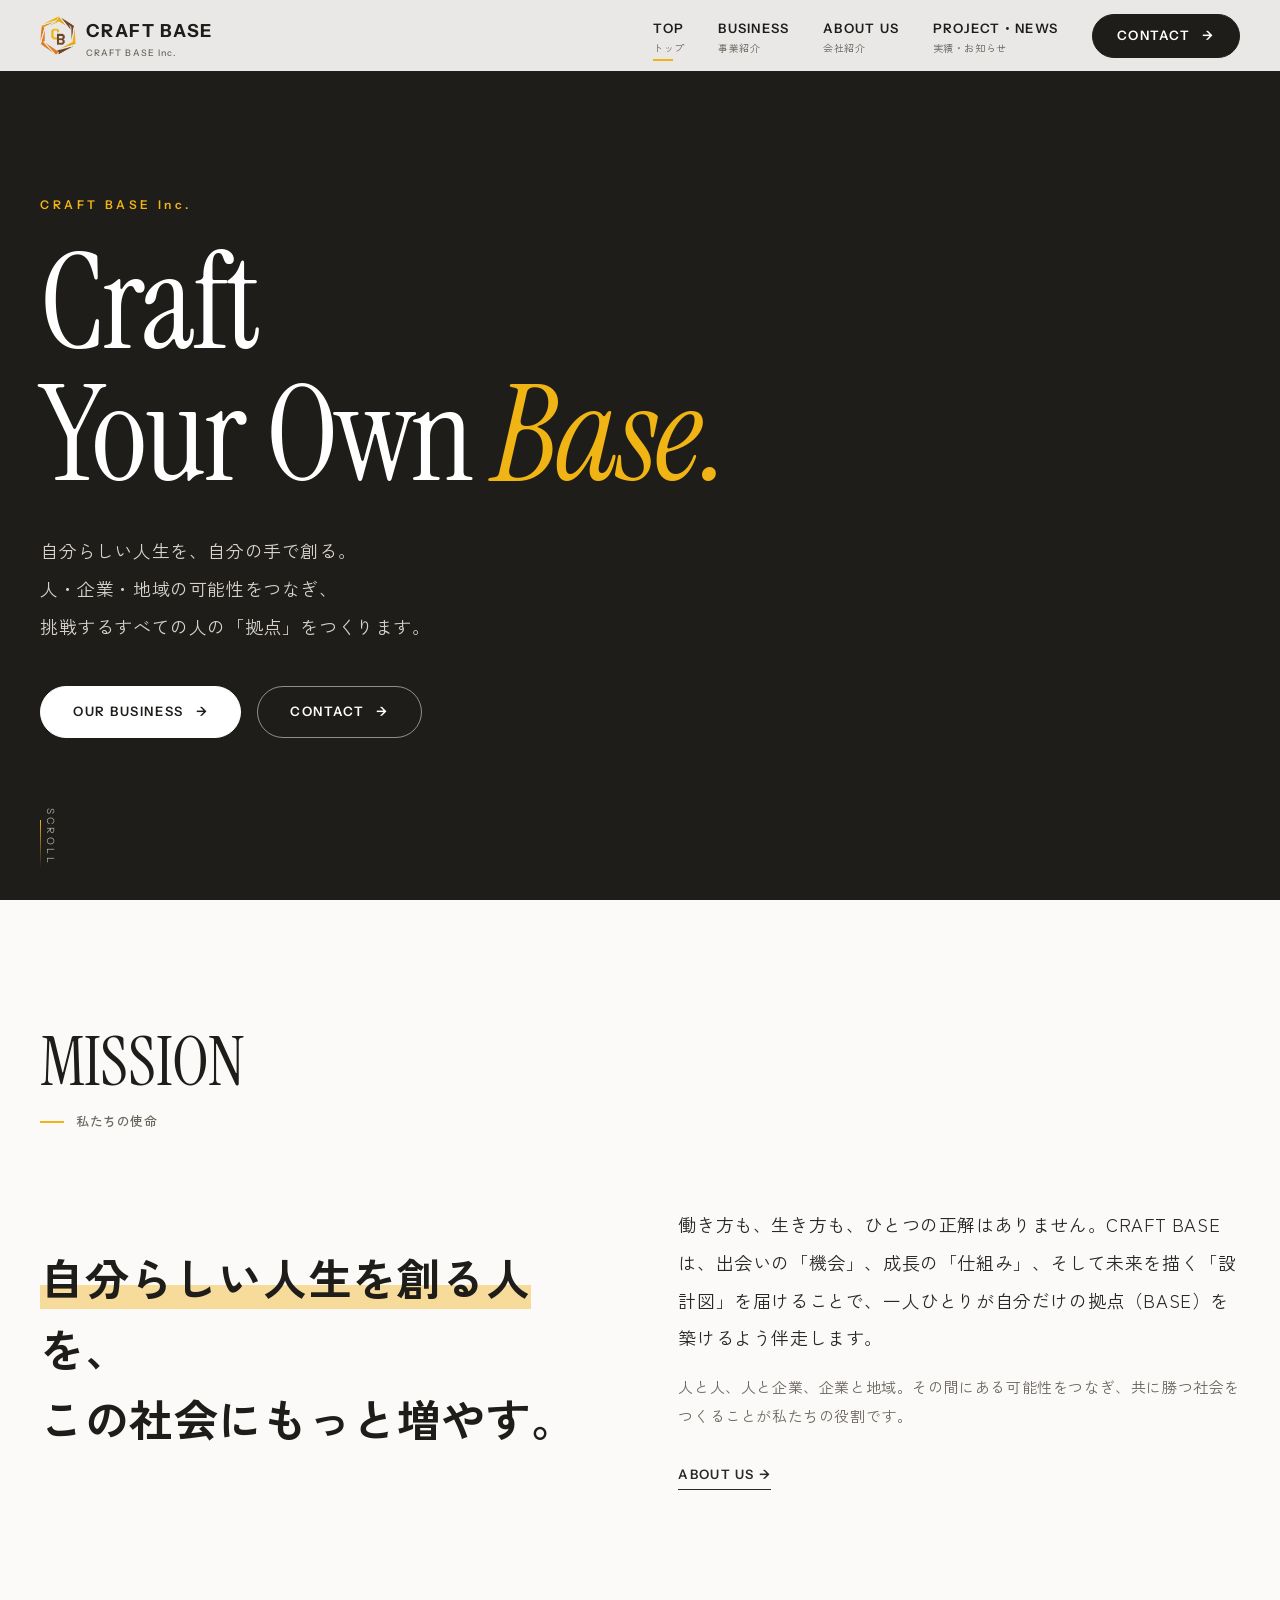
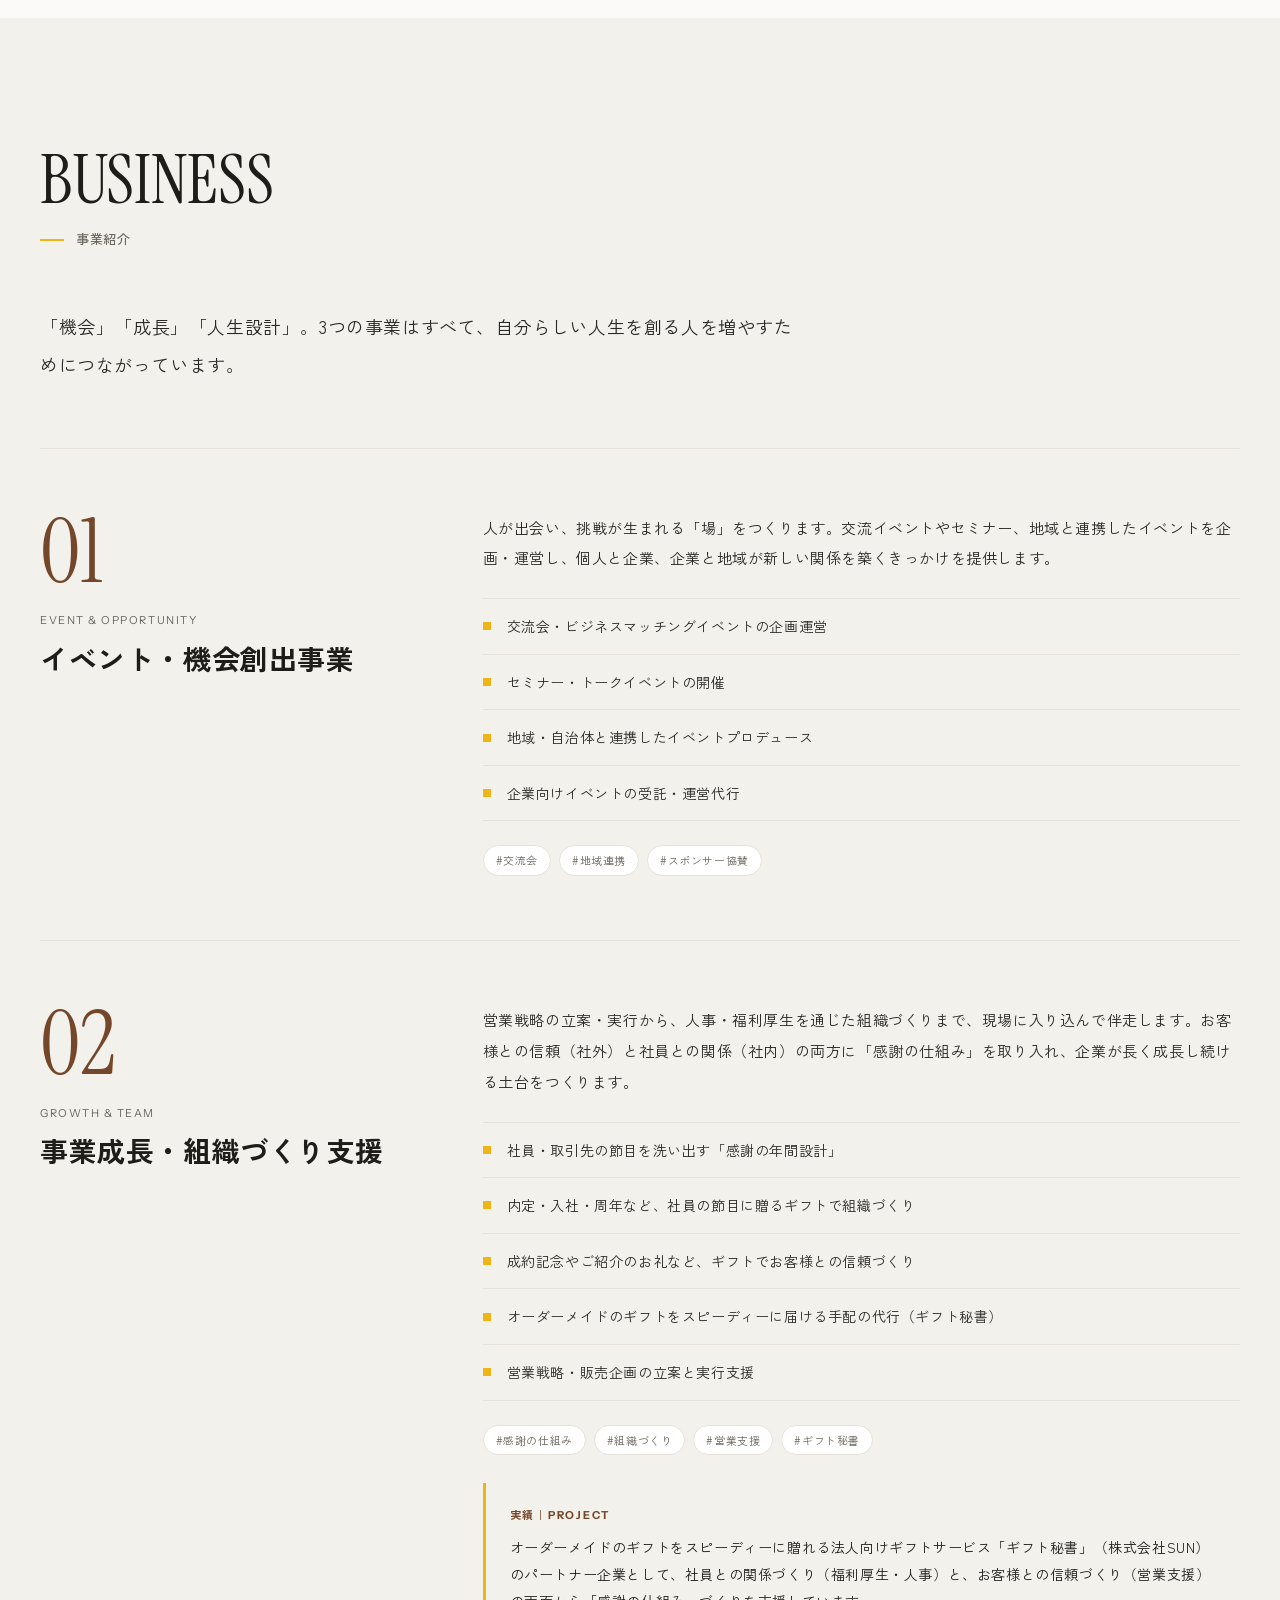
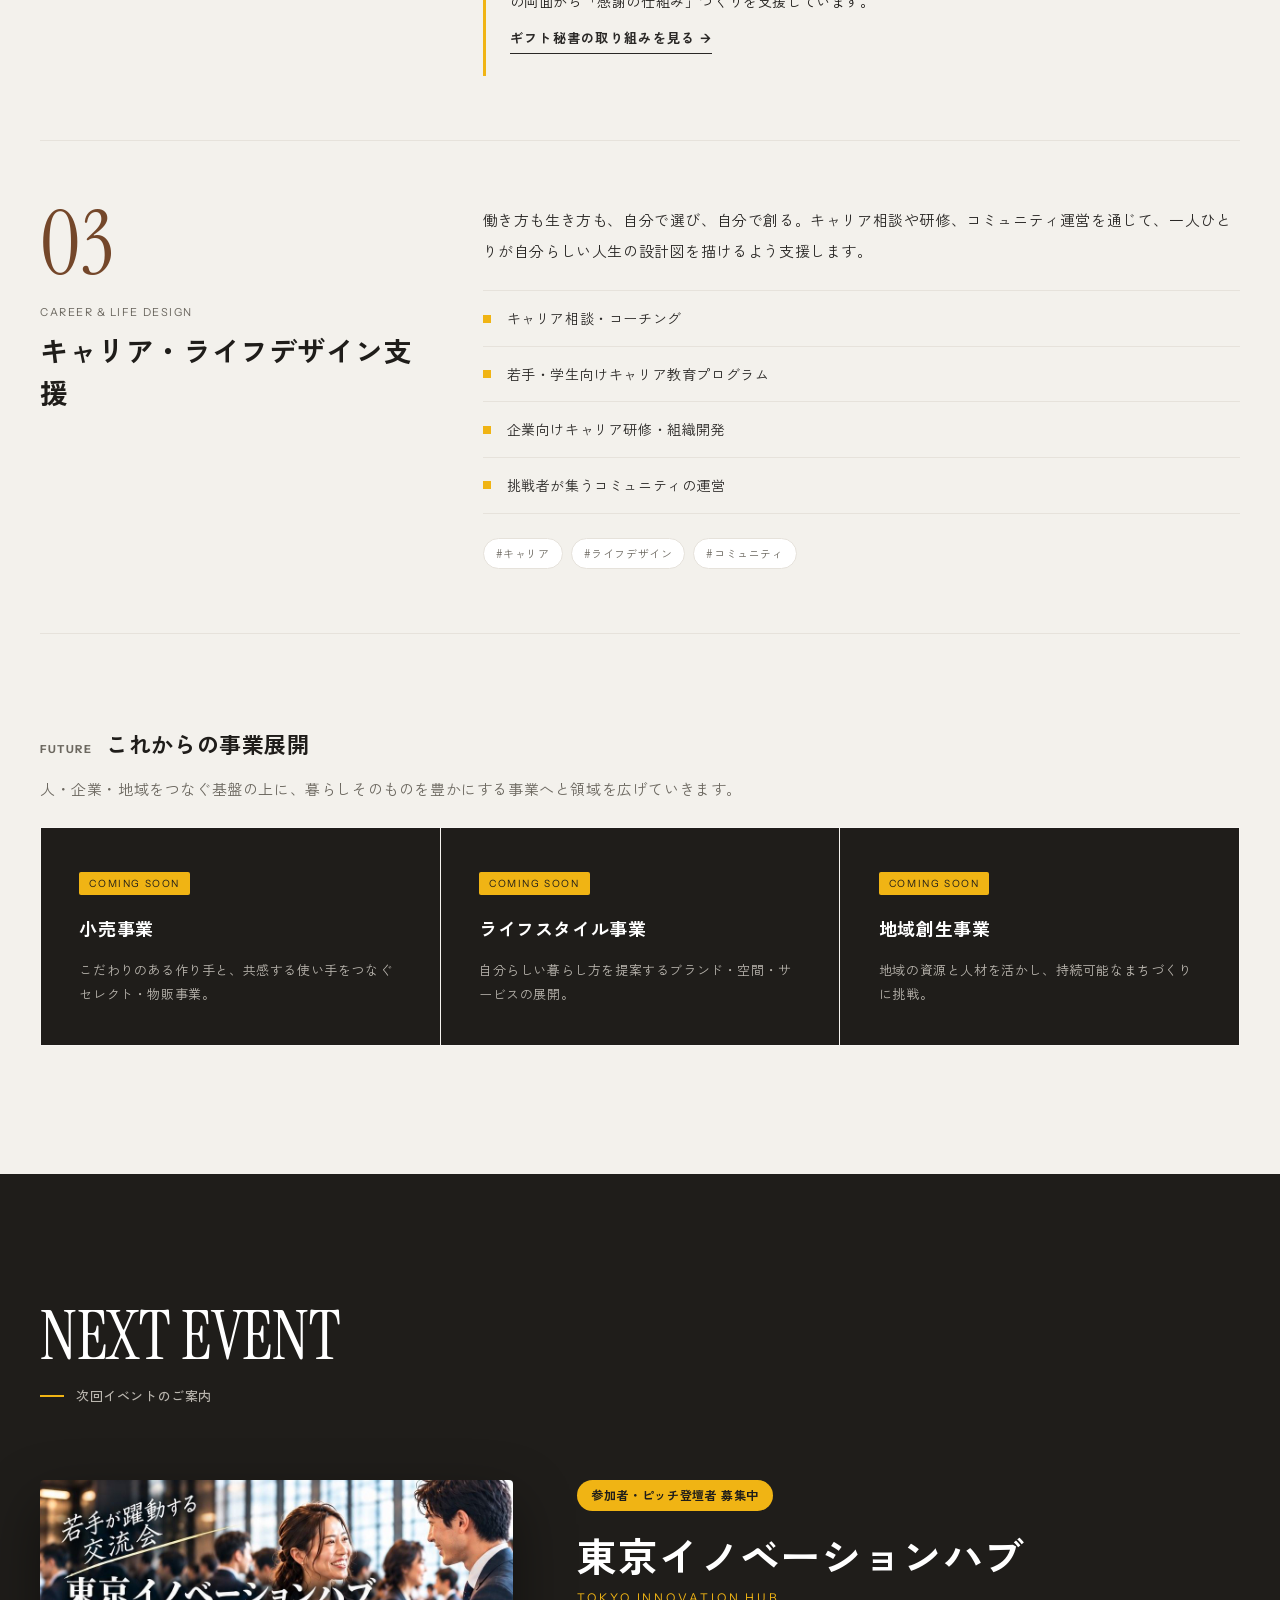
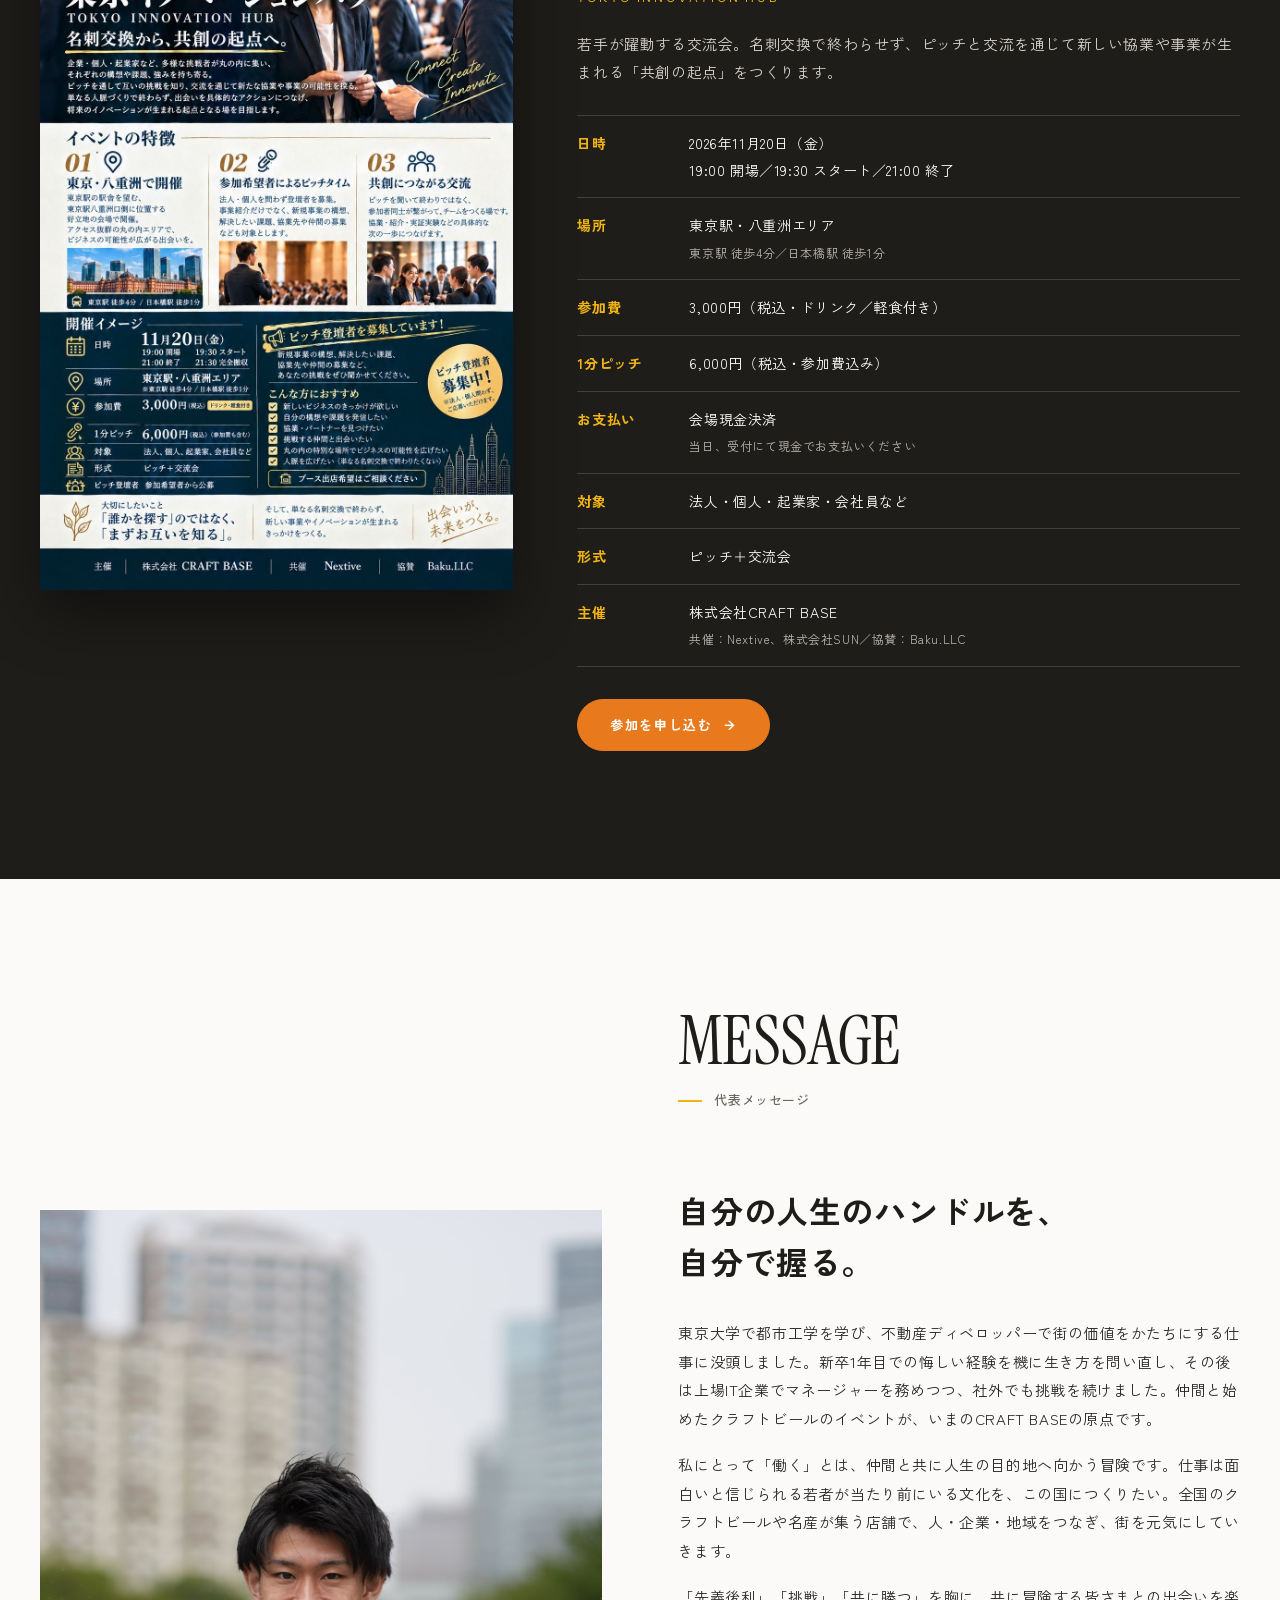
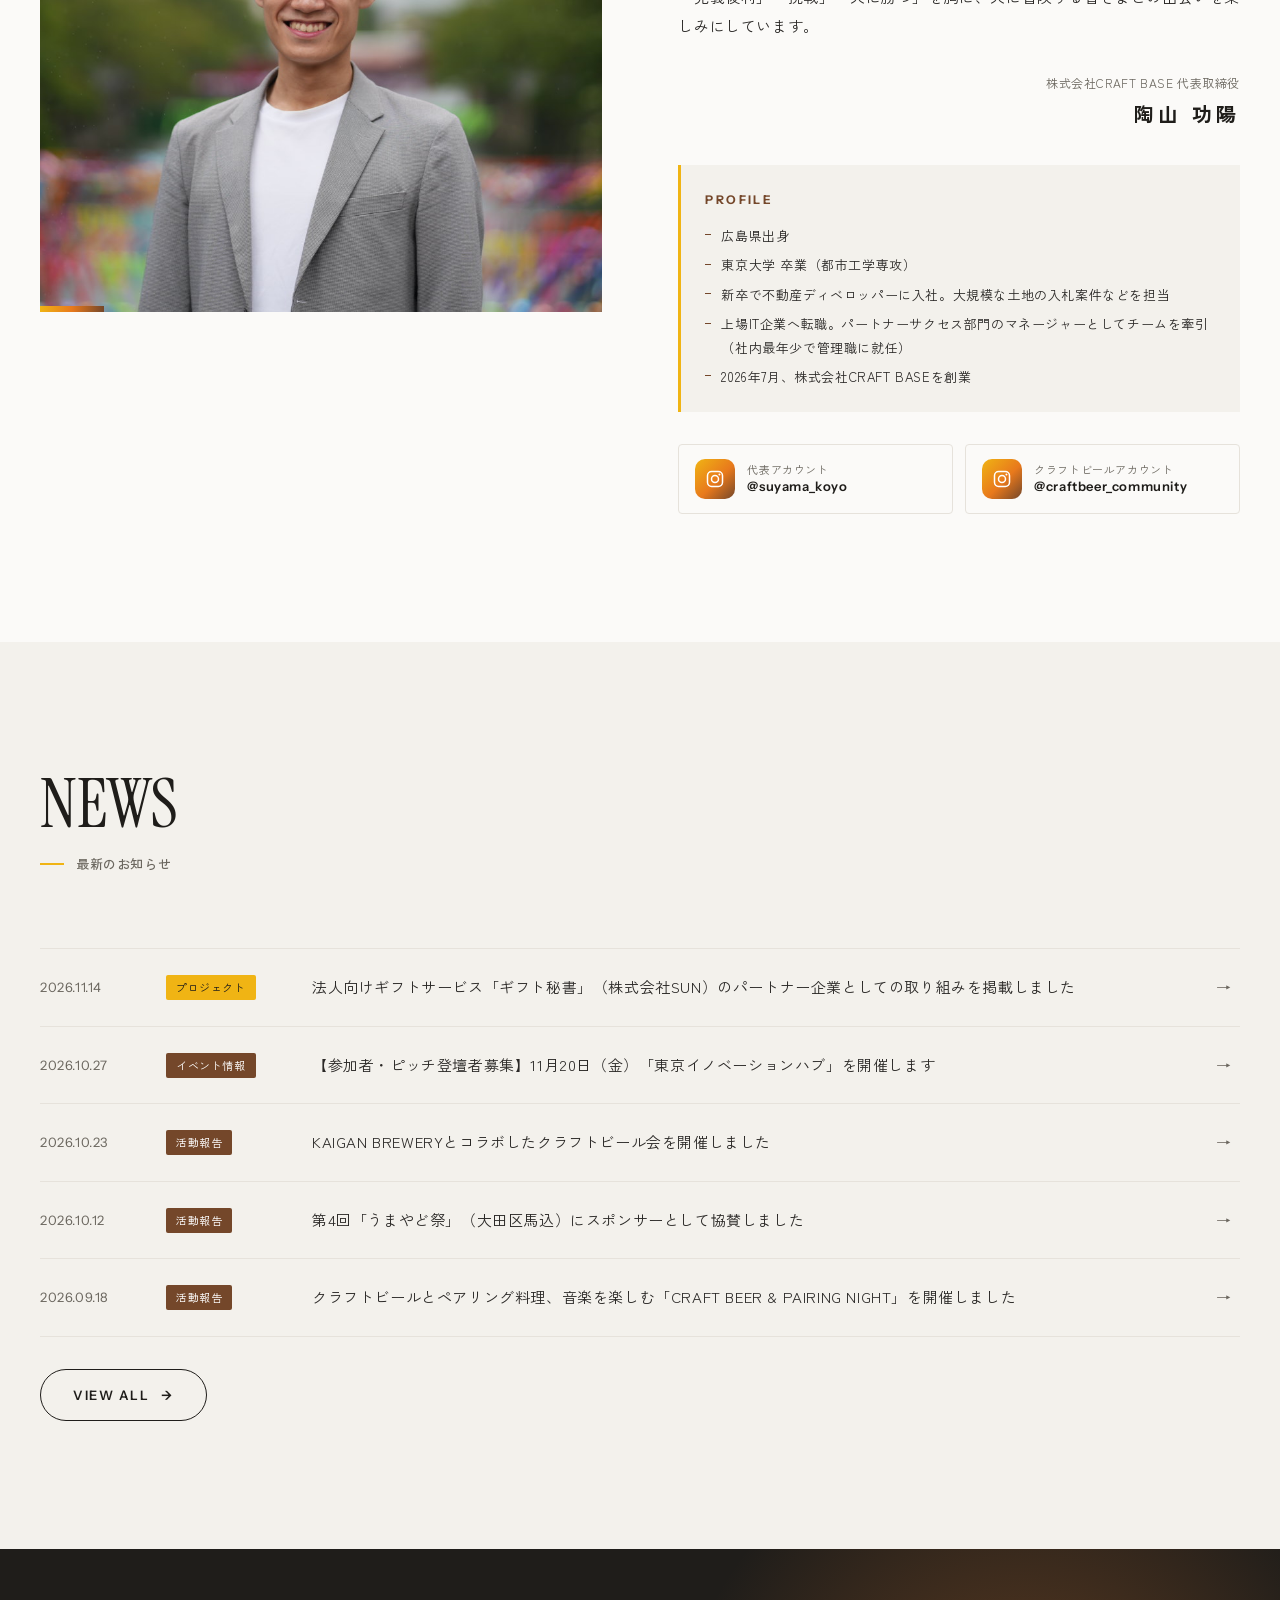
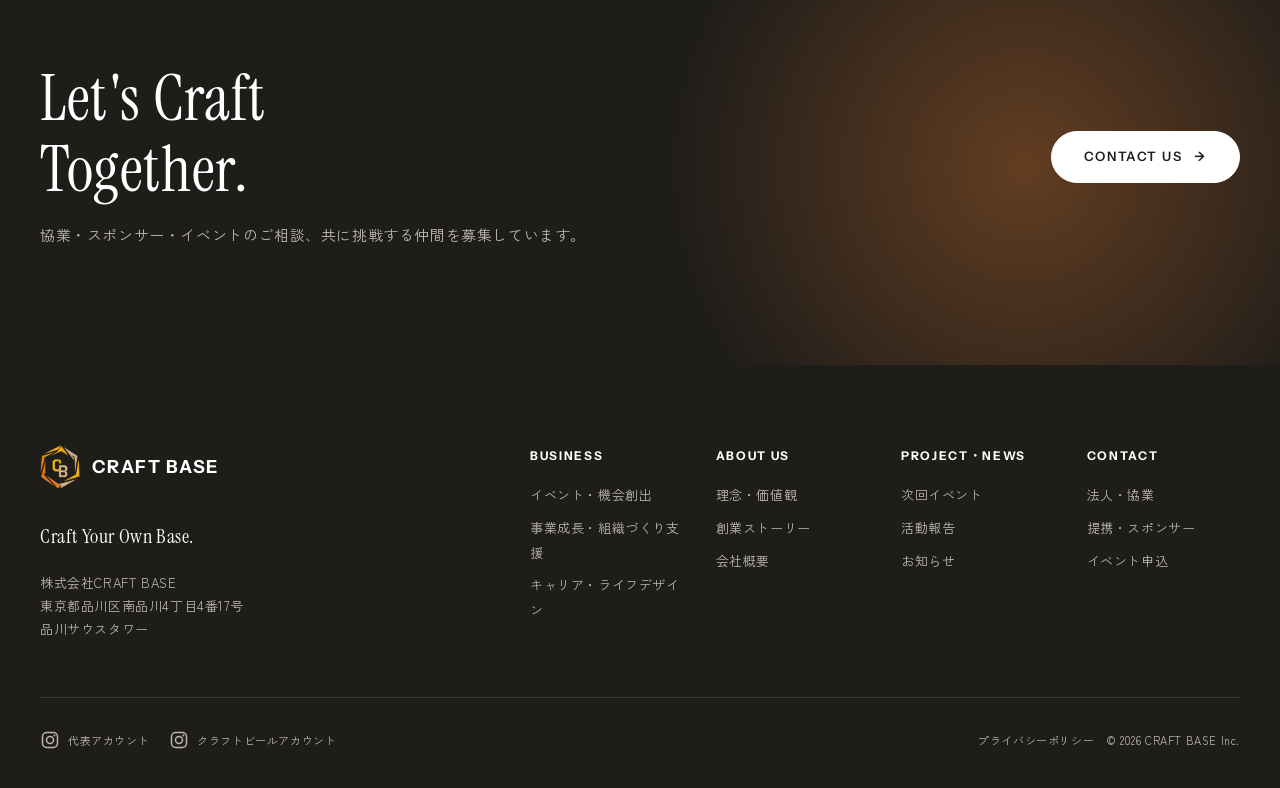
<file: index.html>
<!DOCTYPE html>
<html lang="ja">
<head>
  <meta charset="UTF-8">
  <meta name="viewport" content="width=device-width, initial-scale=1">
  <title>株式会社CRAFT BASE | Craft Your Own Base.</title>
  <meta name="description" content="株式会社CRAFT BASEは「自分らしい人生を創る人を増やす」を軸に、人・企業・地域の可能性をつなぐ会社です。イベント・機会創出、事業成長・組織づくり支援、キャリア・ライフデザイン支援を展開しています。">
  <link rel="canonical" href="https://craftbase.biz/">
  <meta property="og:type" content="website">
  <meta property="og:site_name" content="株式会社CRAFT BASE">
  <meta property="og:title" content="株式会社CRAFT BASE | Craft Your Own Base.">
  <meta property="og:description" content="人・企業・地域の可能性をつなぎ、自分らしい人生を創る人を増やす。">
  <meta property="og:url" content="https://craftbase.biz/">
  <meta property="og:image" content="https://craftbase.biz/assets/img/ogp.jpg">
  <meta name="twitter:card" content="summary_large_image">
  <link rel="preconnect" href="https://fonts.googleapis.com">
  <link rel="preconnect" href="https://fonts.gstatic.com" crossorigin>
  <link href="https://fonts.googleapis.com/css2?family=Instrument+Serif:ital@0;1&family=Instrument+Sans:wght@400;500;600;700&family=Zen+Kaku+Gothic+New:wght@400;500;700&display=swap" rel="stylesheet">
  <link rel="icon" href="assets/img/logo-mark.png" type="image/png">
  <link rel="apple-touch-icon" href="assets/img/logo-mark.png">
  <link rel="stylesheet" href="assets/css/style.css">
</head>
<body>

  <!-- ===== Header ===== -->
  <header class="header">
    <div class="container header__inner">
      <a href="index.html" class="logo" aria-label="株式会社CRAFT BASE トップへ">
        <img class="logo__mark" src="assets/img/logo-mark.png" alt="" width="40" height="44">
        <span>CRAFT BASE<small>CRAFT BASE Inc.</small></span>
      </a>
      <button class="menu-btn" type="button" aria-controls="gnav" aria-expanded="false" aria-label="メニューを開く">
        <span></span><span></span><span></span>
      </button>
      <nav class="gnav" id="gnav" aria-label="グローバルナビゲーション">
        <ul class="gnav__list">
          <li><a class="gnav__link" href="index.html" aria-current="page">TOP<span>トップ</span></a></li>
          <li><a class="gnav__link" href="#business">BUSINESS<span>事業紹介</span></a></li>
          <li><a class="gnav__link" href="about.html">ABOUT US<span>会社紹介</span></a></li>
          <li><a class="gnav__link" href="news.html">PROJECT・NEWS<span>実績・お知らせ</span></a></li>
          <li class="gnav__cta"><a class="btn" href="contact.html">CONTACT</a></li>
        </ul>
      </nav>
    </div>
  </header>

  <main>
    <!-- ===== Hero ===== -->
    <section class="hero">
      <div class="container hero__inner">
        <p class="hero__label">CRAFT BASE Inc.</p>
        <h1 class="hero__title">Craft<br>Your Own <em>Base.</em></h1>
        <p class="hero__copy">自分らしい人生を、自分の手で創る。<br>人・企業・地域の可能性をつなぎ、<br>挑戦するすべての人の「拠点」をつくります。</p>
        <div class="hero__actions">
          <a class="btn btn--light" href="#business">OUR BUSINESS</a>
          <a class="btn btn--ghost" href="contact.html">CONTACT</a>
        </div>
      </div>
      <span class="hero__scroll">SCROLL</span>
    </section>

    <!-- ===== Mission ===== -->
    <section class="section" id="mission">
      <div class="container">
        <div class="section-head reveal">
          <span class="section-head__en">MISSION</span>
          <span class="section-head__ja">私たちの使命</span>
        </div>
        <div class="split">
          <div class="reveal">
            <p class="statement"><mark>自分らしい人生を創る人</mark>を、<br>この社会にもっと増やす。</p>
          </div>
          <div class="reveal">
            <p class="lead">働き方も、生き方も、ひとつの正解はありません。CRAFT BASEは、出会いの「機会」、成長の「仕組み」、そして未来を描く「設計図」を届けることで、一人ひとりが自分だけの拠点（BASE）を築けるよう伴走します。</p>
            <p class="mt-s text-muted">人と人、人と企業、企業と地域。その間にある可能性をつなぎ、共に勝つ社会をつくることが私たちの役割です。</p>
            <a class="link-arrow mt-m" href="about.html">ABOUT US</a>
          </div>
        </div>
      </div>
    </section>

    <!-- ===== Business（旧 business.html の内容を統合） ===== -->
    <section class="section section--paper" id="business">
      <div class="container">
        <div class="section-head reveal">
          <span class="section-head__en">BUSINESS</span>
          <span class="section-head__ja">事業紹介</span>
        </div>
        <p class="lead biz-lead reveal">「機会」「成長」「人生設計」。3つの事業はすべて、自分らしい人生を創る人を増やすためにつながっています。</p>

        <div class="biz-rows">
          <article class="biz-row reveal" id="event">
            <div class="biz-row__head">
              <p class="biz-row__num">01</p>
              <p class="biz-card__en">EVENT &amp; OPPORTUNITY</p>
              <h3 class="biz-row__title">イベント・機会創出事業</h3>
            </div>
            <div class="biz-row__body">
              <p>人が出会い、挑戦が生まれる「場」をつくります。交流イベントやセミナー、地域と連携したイベントを企画・運営し、個人と企業、企業と地域が新しい関係を築くきっかけを提供します。</p>
              <ul class="service__list">
                <li>交流会・ビジネスマッチングイベントの企画運営</li>
                <li>セミナー・トークイベントの開催</li>
                <li>地域・自治体と連携したイベントプロデュース</li>
                <li>企業向けイベントの受託・運営代行</li>
              </ul>
              <div class="tags"><span class="tag">#交流会</span><span class="tag">#地域連携</span><span class="tag">#スポンサー協賛</span></div>
            </div>
          </article>

          <article class="biz-row reveal" id="growth">
            <div class="biz-row__head">
              <p class="biz-row__num">02</p>
              <p class="biz-card__en">GROWTH &amp; TEAM</p>
              <h3 class="biz-row__title">事業成長・組織づくり支援</h3>
            </div>
            <div class="biz-row__body">
              <p>営業戦略の立案・実行から、人事・福利厚生を通じた組織づくりまで、現場に入り込んで伴走します。お客様との信頼（社外）と社員との関係（社内）の両方に「感謝の仕組み」を取り入れ、企業が長く成長し続ける土台をつくります。</p>
              <ul class="service__list">
                <li>社員・取引先の節目を洗い出す「感謝の年間設計」</li>
                <li>内定・入社・周年など、社員の節目に贈るギフトで組織づくり</li>
                <li>成約記念やご紹介のお礼など、ギフトでお客様との信頼づくり</li>
                <li>オーダーメイドのギフトをスピーディーに届ける手配の代行（ギフト秘書）</li>
                <li>営業戦略・販売企画の立案と実行支援</li>
              </ul>
              <div class="tags"><span class="tag">#感謝の仕組み</span><span class="tag">#組織づくり</span><span class="tag">#営業支援</span><span class="tag">#ギフト秘書</span></div>
              <a class="biz-case" href="projects/gift-secretary/">
                <span class="biz-case__label">実績｜PROJECT</span>
                <span class="biz-case__text">オーダーメイドのギフトをスピーディーに贈れる法人向けギフトサービス「ギフト秘書」（株式会社SUN）のパートナー企業として、社員との関係づくり（福利厚生・人事）と、お客様との信頼づくり（営業支援）の両面から「感謝の仕組み」づくりを支援しています。</span>
                <span class="link-arrow">ギフト秘書の取り組みを見る</span>
              </a>
            </div>
          </article>

          <article class="biz-row reveal" id="career">
            <div class="biz-row__head">
              <p class="biz-row__num">03</p>
              <p class="biz-card__en">CAREER &amp; LIFE DESIGN</p>
              <h3 class="biz-row__title">キャリア・ライフデザイン支援</h3>
            </div>
            <div class="biz-row__body">
              <p>働き方も生き方も、自分で選び、自分で創る。キャリア相談や研修、コミュニティ運営を通じて、一人ひとりが自分らしい人生の設計図を描けるよう支援します。</p>
              <ul class="service__list">
                <li>キャリア相談・コーチング</li>
                <li>若手・学生向けキャリア教育プログラム</li>
                <li>企業向けキャリア研修・組織開発</li>
                <li>挑戦者が集うコミュニティの運営</li>
              </ul>
              <div class="tags"><span class="tag">#キャリア</span><span class="tag">#ライフデザイン</span><span class="tag">#コミュニティ</span></div>
            </div>
          </article>
        </div>

        <div class="biz-future reveal" id="future">
          <p class="biz-future__head"><span class="biz-card__en">FUTURE</span>これからの事業展開</p>
          <p class="biz-future__lead">人・企業・地域をつなぐ基盤の上に、暮らしそのものを豊かにする事業へと領域を広げていきます。</p>
          <div class="roadmap">
            <div class="roadmap__item">
              <span class="roadmap__status">COMING SOON</span>
              <h3 class="roadmap__title">小売事業</h3>
              <p class="roadmap__text">こだわりのある作り手と、共感する使い手をつなぐセレクト・物販事業。</p>
            </div>
            <div class="roadmap__item">
              <span class="roadmap__status">COMING SOON</span>
              <h3 class="roadmap__title">ライフスタイル事業</h3>
              <p class="roadmap__text">自分らしい暮らし方を提案するブランド・空間・サービスの展開。</p>
            </div>
            <div class="roadmap__item">
              <span class="roadmap__status">COMING SOON</span>
              <h3 class="roadmap__title">地域創生事業</h3>
              <p class="roadmap__text">地域の資源と人材を活かし、持続可能なまちづくりに挑戦。</p>
            </div>
          </div>
        </div>
      </div>
    </section>

    <!-- ===== Next Event ===== -->
    <section class="section section--dark" id="next-event">
      <div class="container">
        <div class="section-head reveal">
          <span class="section-head__en">NEXT EVENT</span>
          <span class="section-head__ja">次回イベントのご案内</span>
        </div>
        <div class="event-feature reveal">
          <a class="event-feature__flyer" href="assets/img/event-tokyo-innovation-hub.jpg" target="_blank" rel="noopener">
            <img src="assets/img/event-tokyo-innovation-hub.jpg" alt="東京イノベーションハブ 告知チラシ（11月20日開催）" width="1024" height="1536" loading="lazy">
          </a>
          <div class="event-feature__body">
            <p class="event-feature__badge">参加者・ピッチ登壇者 募集中</p>
            <h2 class="event-feature__title">東京イノベーションハブ</h2>
            <p class="event-feature__en">TOKYO INNOVATION HUB</p>
            <p class="event-feature__lead">若手が躍動する交流会。名刺交換で終わらせず、ピッチと交流を通じて新しい協業や事業が生まれる「共創の起点」をつくります。</p>
            <dl class="event-info">
              <div><dt>日時</dt><dd>2026年11月20日（金）<br>19:00 開場／19:30 スタート／21:00 終了</dd></div>
              <div><dt>場所</dt><dd>東京駅・八重洲エリア<br><small>東京駅 徒歩4分／日本橋駅 徒歩1分</small></dd></div>
              <div><dt>参加費</dt><dd>3,000円（税込・ドリンク／軽食付き）</dd></div>
              <div><dt>1分ピッチ</dt><dd>6,000円（税込・参加費込み）</dd></div>
              <div><dt>お支払い</dt><dd>会場現金決済<br><small>当日、受付にて現金でお支払いください</small></dd></div>
              <div><dt>対象</dt><dd>法人・個人・起業家・会社員など</dd></div>
              <div><dt>形式</dt><dd>ピッチ＋交流会</dd></div>
              <div><dt>主催</dt><dd>株式会社CRAFT BASE<br><small>共催：Nextive、株式会社SUN／協賛：Baku.LLC</small></dd></div>
            </dl>
            <div class="event-feature__actions">
              <a class="btn btn--accent" href="/events/tokyo-innovation-hub/?ref=top_next_event">参加を申し込む</a>
            </div>
          </div>
        </div>
      </div>
    </section>

    <!-- ===== Message ===== -->
    <section class="section" id="message">
      <div class="container">
        <div class="split">
          <div class="reveal">
            <figure class="photo-frame">
              <img class="photo" src="assets/img/ceo.jpg" alt="株式会社CRAFT BASE 代表取締役 陶山 功陽" width="1616" height="1080" loading="lazy" style="object-position: 50% 40%;">
            </figure>
          </div>
          <div class="reveal">
            <div class="section-head">
              <span class="section-head__en">MESSAGE</span>
              <span class="section-head__ja">代表メッセージ</span>
            </div>
            <h2 class="heading-lg">自分の人生のハンドルを、<br>自分で握る。</h2>
            <div class="message__body">
              <p>東京大学で都市工学を学び、不動産ディベロッパーで街の価値をかたちにする仕事に没頭しました。新卒1年目での悔しい経験を機に生き方を問い直し、その後は上場IT企業でマネージャーを務めつつ、社外でも挑戦を続けました。仲間と始めたクラフトビールのイベントが、いまのCRAFT BASEの原点です。</p>
              <p>私にとって「働く」とは、仲間と共に人生の目的地へ向かう冒険です。仕事は面白いと信じられる若者が当たり前にいる文化を、この国につくりたい。全国のクラフトビールや名産が集う店舗で、人・企業・地域をつなぎ、街を元気にしていきます。</p>
              <p>「先義後利」「挑戦」「共に勝つ」を胸に、共に冒険する皆さまとの出会いを楽しみにしています。</p>
            </div>
            <div class="message__sign">
              <p class="message__role">株式会社CRAFT BASE 代表取締役</p>
              <p class="message__name">陶山 功陽</p>
            </div>
            <div class="profile">
              <p class="profile__title">PROFILE</p>
              <ul class="profile__list">
                <li>広島県出身</li>
                <li>東京大学 卒業（都市工学専攻）</li>
                <li>新卒で不動産ディベロッパーに入社。大規模な土地の入札案件などを担当</li>
                <li>上場IT企業へ転職。パートナーサクセス部門のマネージャーとしてチームを牽引（社内最年少で管理職に就任）</li>
                <li>2026年7月、株式会社CRAFT BASEを創業</li>
              </ul>
            </div>
            <div class="sns-cards">
              <a class="sns-card" href="https://www.instagram.com/suyama_koyo/" target="_blank" rel="noopener">
                <span class="sns-card__icon"><svg viewBox="0 0 24 24" aria-hidden="true"><rect x="3" y="3" width="18" height="18" rx="5" fill="none" stroke="currentColor" stroke-width="1.8"/><circle cx="12" cy="12" r="4.2" fill="none" stroke="currentColor" stroke-width="1.8"/><circle cx="17.3" cy="6.7" r="1.2" fill="currentColor"/></svg></span>
                <span><span class="sns-card__label">代表アカウント</span><span class="sns-card__id">@suyama_koyo</span></span>
              </a>
              <a class="sns-card" href="https://www.instagram.com/craftbeer_community/" target="_blank" rel="noopener">
                <span class="sns-card__icon"><svg viewBox="0 0 24 24" aria-hidden="true"><rect x="3" y="3" width="18" height="18" rx="5" fill="none" stroke="currentColor" stroke-width="1.8"/><circle cx="12" cy="12" r="4.2" fill="none" stroke="currentColor" stroke-width="1.8"/><circle cx="17.3" cy="6.7" r="1.2" fill="currentColor"/></svg></span>
                <span><span class="sns-card__label">クラフトビールアカウント</span><span class="sns-card__id">@craftbeer_community</span></span>
              </a>
            </div>
          </div>
        </div>
      </div>
    </section>

    <!-- ===== News (latest) ===== -->
    <section class="section section--paper" id="news">
      <div class="container">
        <div class="section-head reveal">
          <span class="section-head__en">NEWS</span>
          <span class="section-head__ja">最新のお知らせ</span>
        </div>
        <ul class="news-list reveal">
          <li class="news-item"><a href="/projects/gift-secretary/"><time class="news-item__date" datetime="2026-11-14">2026.11.14</time><span class="cat cat--project">プロジェクト</span><span class="news-item__title">法人向けギフトサービス「ギフト秘書」（株式会社SUN）のパートナー企業としての取り組みを掲載しました</span></a></li>
          <li class="news-item"><a href="/events/tokyo-innovation-hub/?ref=top_news"><time class="news-item__date" datetime="2026-10-27">2026.10.27</time><span class="cat cat--event">イベント情報</span><span class="news-item__title">【参加者・ピッチ登壇者募集】11月20日（金）「東京イノベーションハブ」を開催します</span></a></li>
          <li class="news-item"><a href="news.html#report"><time class="news-item__date" datetime="2026-10-23">2026.10.23</time><span class="cat cat--report">活動報告</span><span class="news-item__title">KAIGAN BREWERYとコラボしたクラフトビール会を開催しました</span></a></li>
          <li class="news-item"><a href="https://www.instagram.com/p/DeNpM0XGfl6/" target="_blank" rel="noopener"><time class="news-item__date" datetime="2026-10-12">2026.10.12</time><span class="cat cat--report">活動報告</span><span class="news-item__title">第4回「うまやど祭」（大田区馬込）にスポンサーとして協賛しました</span></a></li>
          <li class="news-item"><a href="news.html#report"><time class="news-item__date" datetime="2026-09-18">2026.09.18</time><span class="cat cat--report">活動報告</span><span class="news-item__title">クラフトビールとペアリング料理、音楽を楽しむ「CRAFT BEER &amp; PAIRING NIGHT」を開催しました</span></a></li>
        </ul>
        <div class="mt-m reveal"><a class="btn btn--outline" href="news.html">VIEW ALL</a></div>
      </div>
    </section>

    <!-- ===== CTA ===== -->
    <section class="cta">
      <div class="container cta__inner">
        <div>
          <p class="cta__title">Let's Craft<br>Together.</p>
          <p class="cta__text">協業・スポンサー・イベントのご相談、共に挑戦する仲間を募集しています。</p>
        </div>
        <a class="btn btn--light" href="contact.html">CONTACT US</a>
      </div>
    </section>
  </main>

  <!-- ===== Footer ===== -->
  <footer class="footer">
    <div class="container">
      <div class="footer__top">
        <div>
          <a href="index.html" class="logo"><img class="logo__mark" src="assets/img/logo-mark-light.png" alt="" width="40" height="44"><span>CRAFT BASE</span></a>
          <p class="footer__tagline">Craft Your Own Base.</p>
          <address class="footer__address">株式会社CRAFT BASE<br>東京都品川区南品川4丁目4番17号<br>品川サウスタワー</address>
        </div>
        <nav class="footer__nav" aria-label="フッターナビゲーション">
          <div>
            <p class="footer__nav-title">BUSINESS</p>
            <ul>
              <li><a href="#event">イベント・機会創出</a></li>
              <li><a href="#growth">事業成長・組織づくり支援</a></li>
              <li><a href="#career">キャリア・ライフデザイン</a></li>
            </ul>
          </div>
          <div>
            <p class="footer__nav-title">ABOUT US</p>
            <ul>
              <li><a href="about.html#philosophy">理念・価値観</a></li>
              <li><a href="about.html#story">創業ストーリー</a></li>
              <li><a href="about.html#company">会社概要</a></li>
            </ul>
          </div>
          <div>
            <p class="footer__nav-title">PROJECT・NEWS</p>
            <ul>
              <li><a href="news.html#next-event">次回イベント</a></li><li><a href="news.html#report">活動報告</a></li>
              <li><a href="news.html#news">お知らせ</a></li>
            </ul>
          </div>
          <div>
            <p class="footer__nav-title">CONTACT</p>
            <ul>
              <li><a href="contact.html?type=corporate#form">法人・協業</a></li>
              <li><a href="contact.html?type=partner#form">提携・スポンサー</a></li>
              <li><a href="contact.html?type=event#form">イベント申込</a></li>
            </ul>
          </div>
        </nav>
      </div>
      <div class="footer__bottom">
        <ul class="sns"><li><a class="sns__link" href="https://www.instagram.com/suyama_koyo/" target="_blank" rel="noopener" aria-label="代表アカウント @suyama_koyo（Instagram）"><svg viewBox="0 0 24 24" aria-hidden="true"><rect x="3" y="3" width="18" height="18" rx="5" fill="none" stroke="currentColor" stroke-width="1.8"/><circle cx="12" cy="12" r="4.2" fill="none" stroke="currentColor" stroke-width="1.8"/><circle cx="17.3" cy="6.7" r="1.2" fill="currentColor"/></svg><span>代表アカウント</span></a></li><li><a class="sns__link" href="https://www.instagram.com/craftbeer_community/" target="_blank" rel="noopener" aria-label="クラフトビールアカウント @craftbeer_community（Instagram）"><svg viewBox="0 0 24 24" aria-hidden="true"><rect x="3" y="3" width="18" height="18" rx="5" fill="none" stroke="currentColor" stroke-width="1.8"/><circle cx="12" cy="12" r="4.2" fill="none" stroke="currentColor" stroke-width="1.8"/><circle cx="17.3" cy="6.7" r="1.2" fill="currentColor"/></svg><span>クラフトビールアカウント</span></a></li></ul>
        <p><a href="privacy.html">プライバシーポリシー</a>　&copy; <span data-year>2026</span> CRAFT BASE Inc.</p>
      </div>
    </div>
  </footer>

  <script src="assets/js/attribution.js"></script>
  <script src="assets/js/main.js"></script>
</body>
</html>
</file>
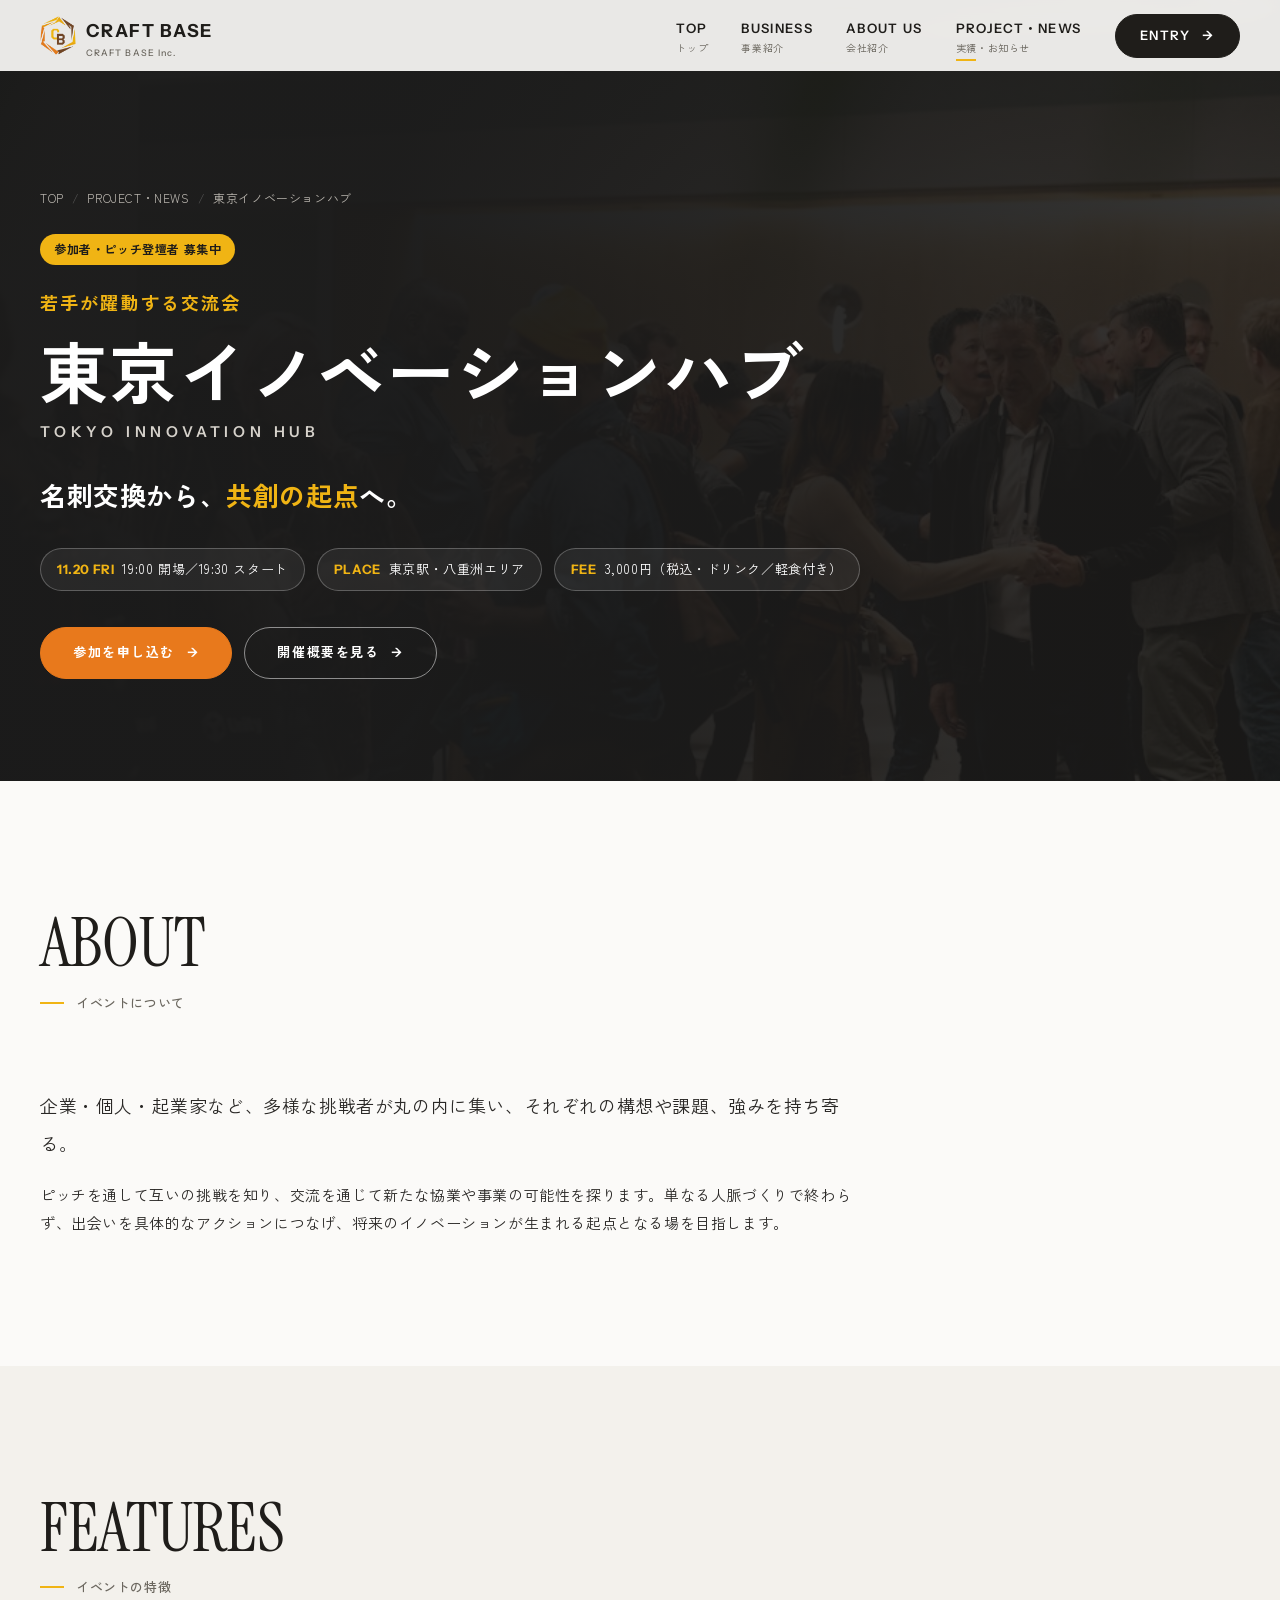
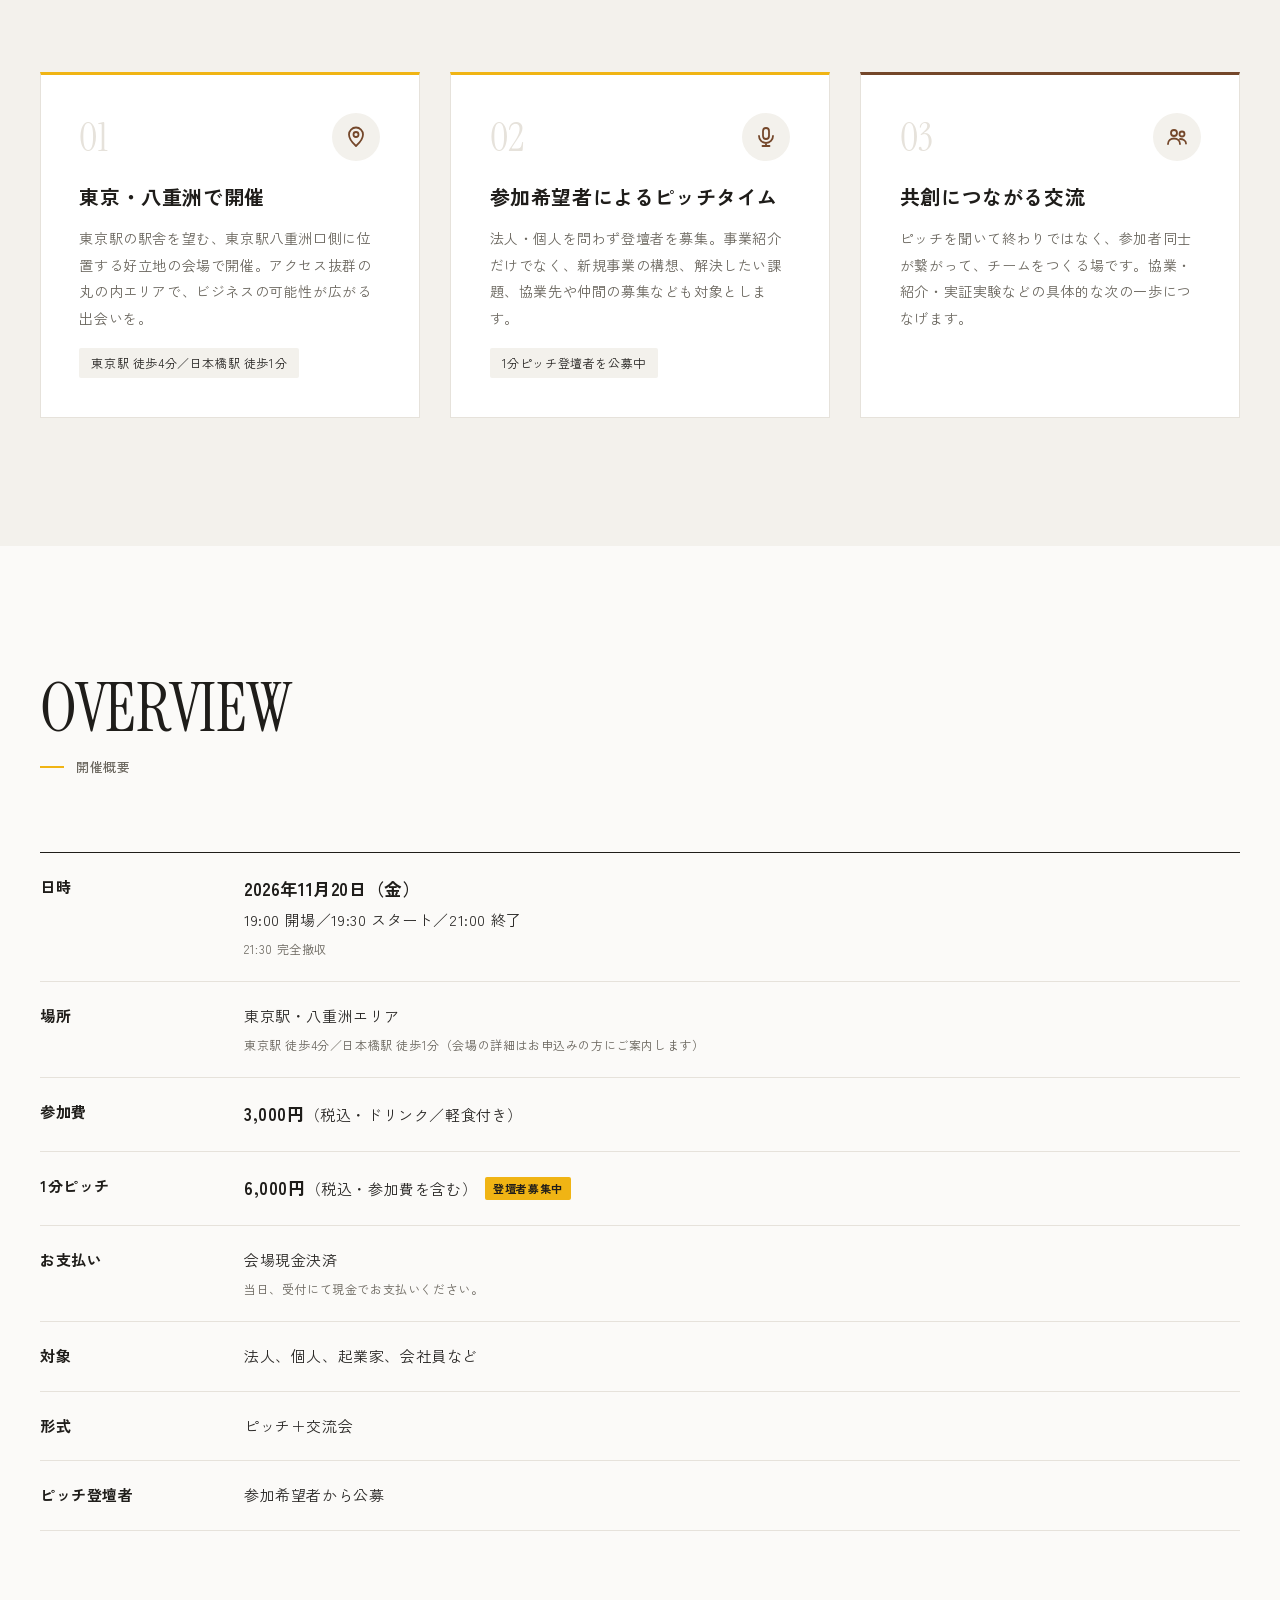
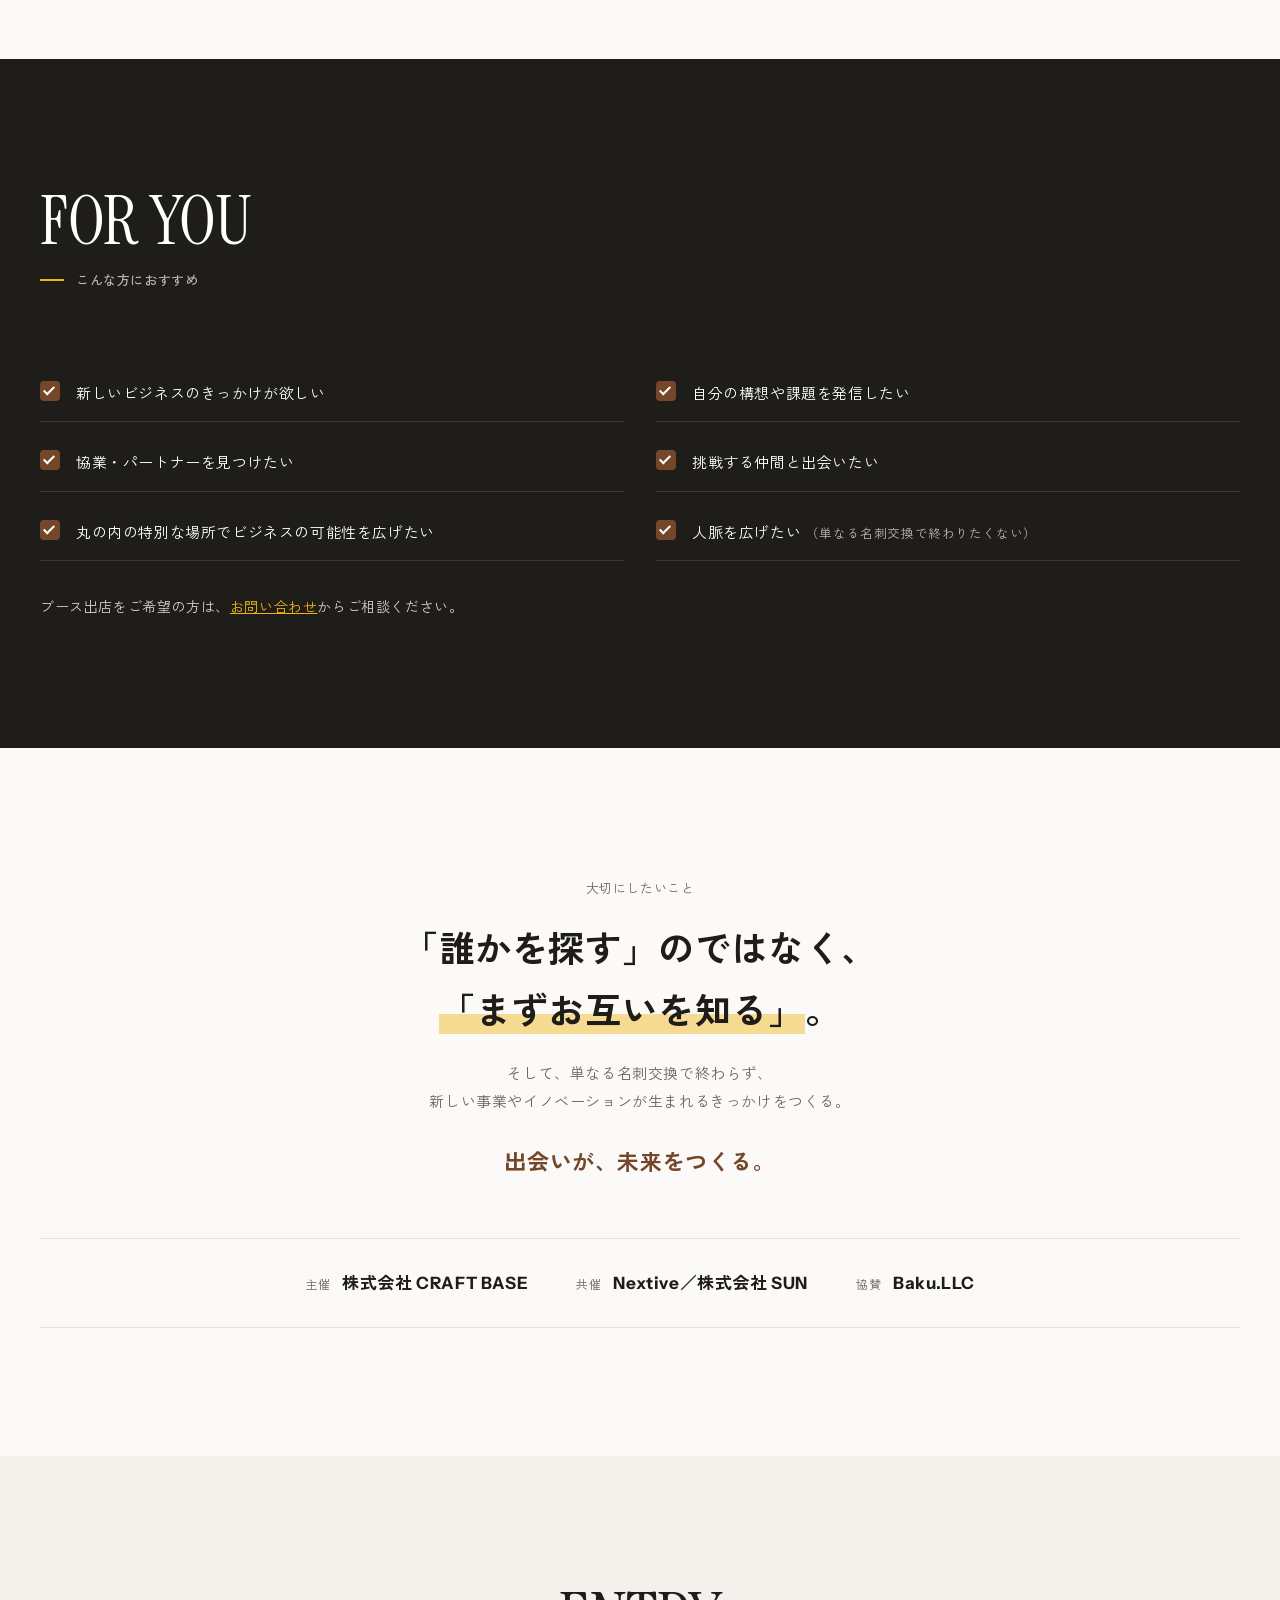
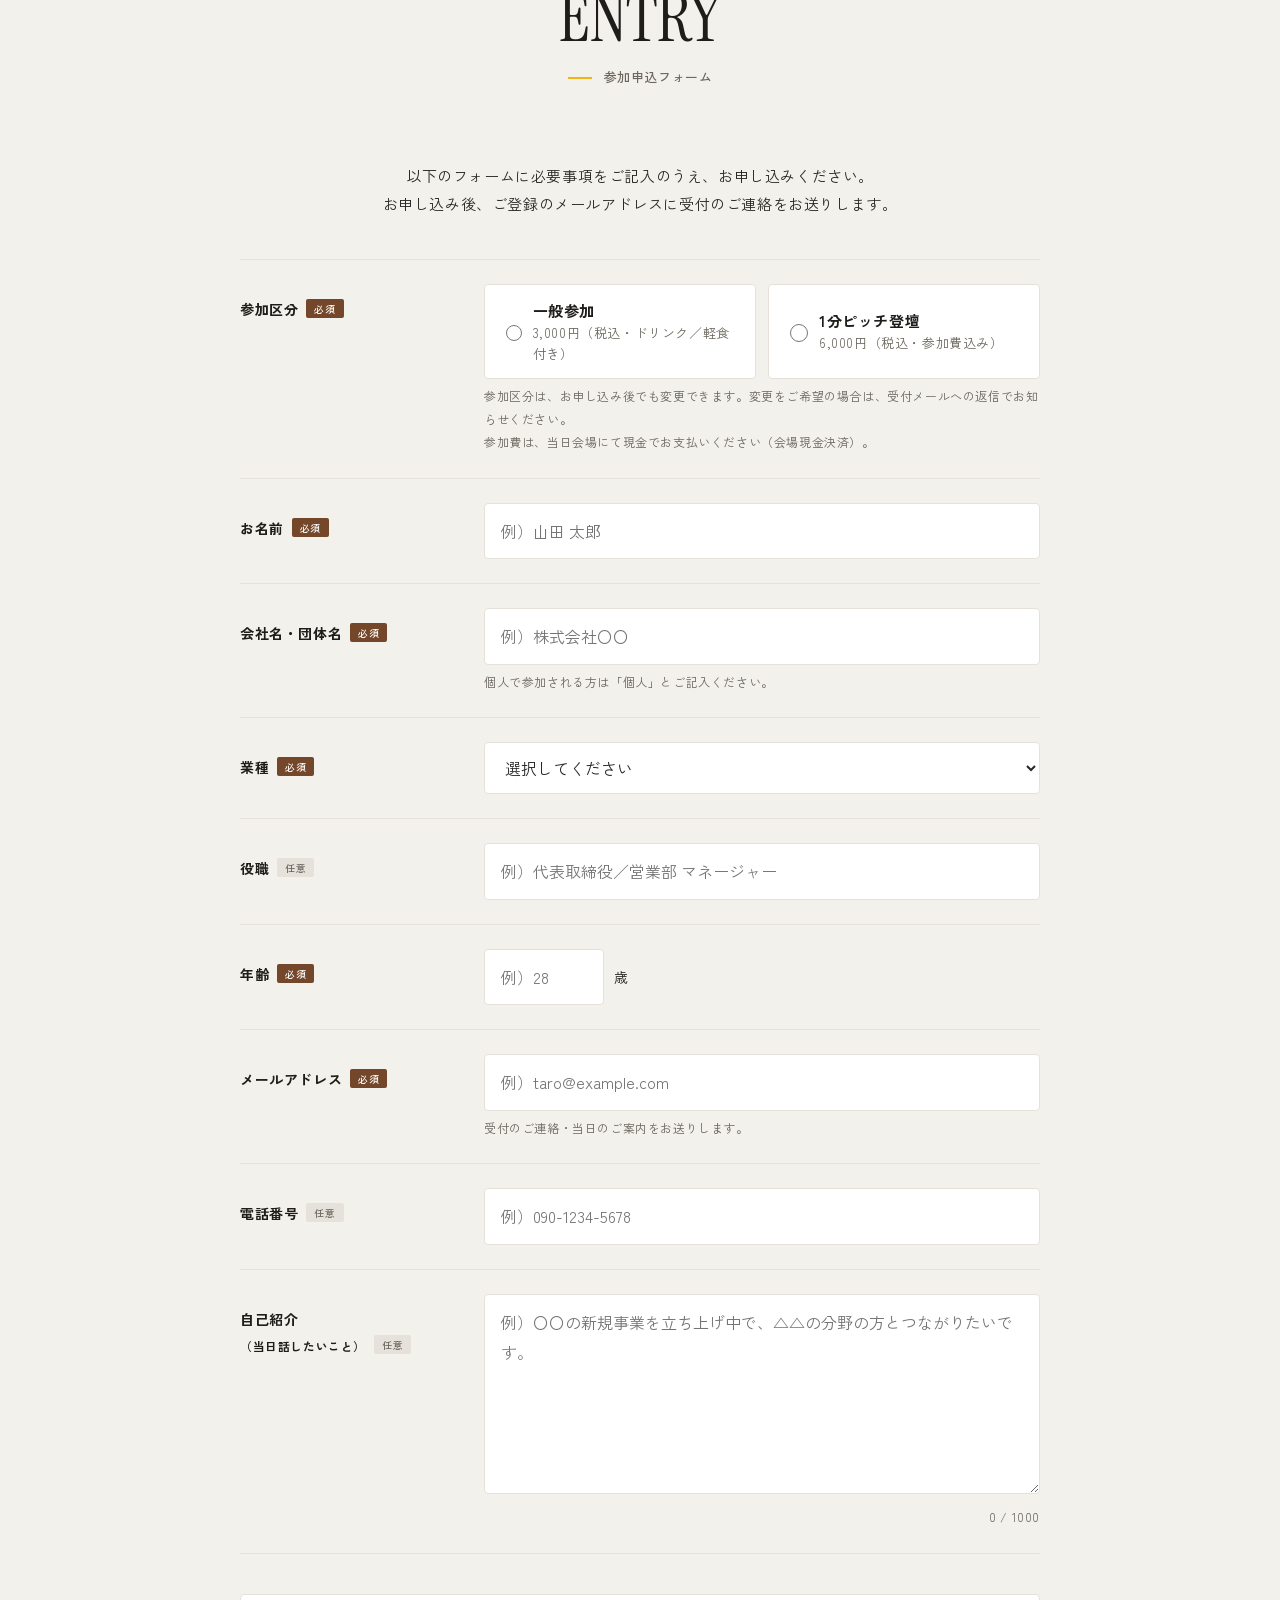
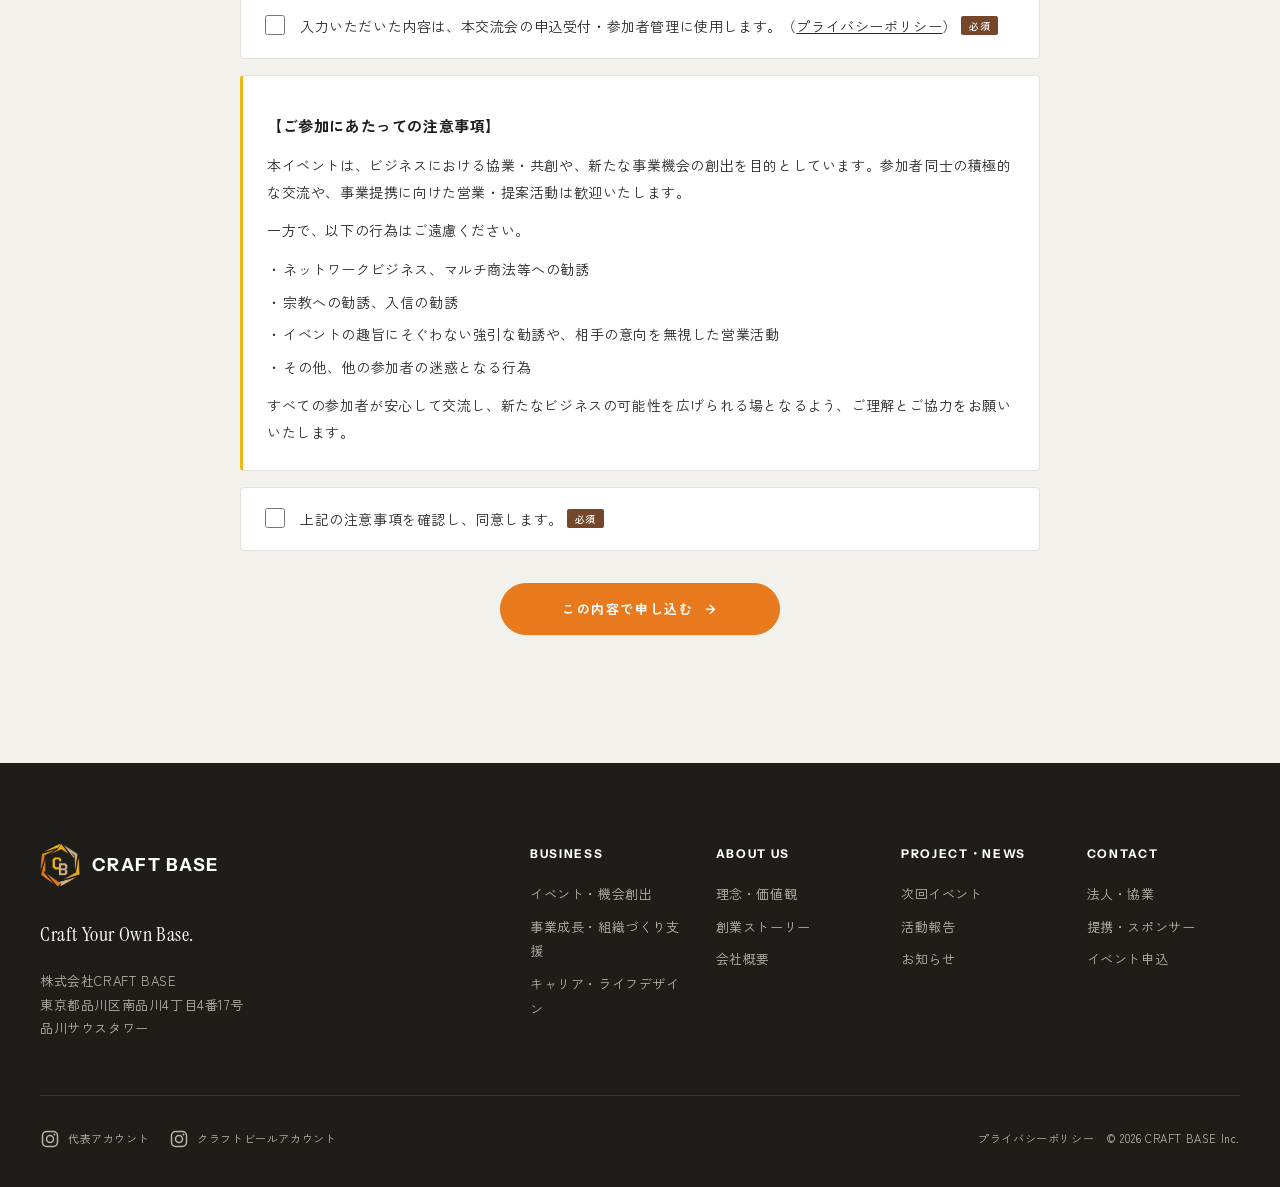
<file: events/tokyo-innovation-hub/index.html>
<!DOCTYPE html>
<html lang="ja">
<head>
  <meta charset="UTF-8">
  <meta name="viewport" content="width=device-width, initial-scale=1">
  <title>東京イノベーションハブ（11/20）参加申込 | 株式会社CRAFT BASE</title>
  <meta name="description" content="2026年11月20日（金）東京駅・八重洲エリアで開催する、若手が躍動する交流会「東京イノベーションハブ」。ピッチと交流を通じて、名刺交換から共創の起点へ。参加申込・ピッチ登壇者募集中。">
  <link rel="canonical" href="https://craftbase.biz/events/tokyo-innovation-hub/">
  <meta property="og:type" content="article">
  <meta property="og:site_name" content="株式会社CRAFT BASE">
  <meta property="og:title" content="東京イノベーションハブ（11/20）参加申込 | 株式会社CRAFT BASE">
  <meta property="og:description" content="若手が躍動する交流会。名刺交換から、共創の起点へ。11月20日（金）東京駅・八重洲エリアにて開催。">
  <meta property="og:url" content="https://craftbase.biz/events/tokyo-innovation-hub/">
  <meta property="og:image" content="https://craftbase.biz/assets/img/event-tokyo-innovation-hub.jpg">
  <meta name="twitter:card" content="summary_large_image">
  <link rel="preconnect" href="https://fonts.googleapis.com">
  <link rel="preconnect" href="https://fonts.gstatic.com" crossorigin>
  <link href="https://fonts.googleapis.com/css2?family=Instrument+Serif:ital@0;1&family=Instrument+Sans:wght@400;500;600;700&family=Zen+Kaku+Gothic+New:wght@400;500;700&display=swap" rel="stylesheet">
  <link rel="icon" href="/assets/img/logo-mark.png" type="image/png">
  <link rel="apple-touch-icon" href="/assets/img/logo-mark.png">
  <link rel="stylesheet" href="/assets/css/style.css">
  <link rel="stylesheet" href="/assets/css/event.css">
</head>
<body>

  <!-- ===== Header ===== -->
  <header class="header">
    <div class="container header__inner">
      <a href="/" class="logo" aria-label="株式会社CRAFT BASE トップへ">
        <img class="logo__mark" src="/assets/img/logo-mark.png" alt="" width="40" height="44">
        <span>CRAFT BASE<small>CRAFT BASE Inc.</small></span>
      </a>
      <button class="menu-btn" type="button" aria-controls="gnav" aria-expanded="false" aria-label="メニューを開く">
        <span></span><span></span><span></span>
      </button>
      <nav class="gnav" id="gnav" aria-label="グローバルナビゲーション">
        <ul class="gnav__list">
          <li><a class="gnav__link" href="/">TOP<span>トップ</span></a></li>
          <li><a class="gnav__link" href="/#business">BUSINESS<span>事業紹介</span></a></li>
          <li><a class="gnav__link" href="/about.html">ABOUT US<span>会社紹介</span></a></li>
          <li><a class="gnav__link" href="/news.html" aria-current="page">PROJECT・NEWS<span>実績・お知らせ</span></a></li>
          <li class="gnav__cta"><a class="btn" href="#entry">ENTRY</a></li>
        </ul>
      </nav>
    </div>
  </header>

  <main>
    <!-- ===== Hero ===== -->
    <section class="ev-hero">
      <img class="ev-hero__bg" src="/assets/img/biz-event.jpg" alt="" aria-hidden="true">
      <div class="container ev-hero__inner">
        <ol class="breadcrumb"><li><a href="/">TOP</a></li><li><a href="/news.html">PROJECT・NEWS</a></li><li>東京イノベーションハブ</li></ol>
        <p class="ev-hero__badge">参加者・ピッチ登壇者 募集中</p>
        <p class="ev-hero__kicker">若手が躍動する交流会</p>
        <h1 class="ev-hero__title">東京イノベーションハブ</h1>
        <p class="ev-hero__en">TOKYO INNOVATION HUB</p>
        <p class="ev-hero__catch">名刺交換から、<em>共創の起点</em>へ。</p>
        <ul class="ev-hero__facts">
          <li><b>11.20 FRI</b>19:00 開場／19:30 スタート</li>
          <li><b>PLACE</b>東京駅・八重洲エリア</li>
          <li><b>FEE</b>3,000円（税込・ドリンク／軽食付き）</li>
        </ul>
        <div class="ev-hero__actions">
          <a class="btn btn--accent" href="#entry">参加を申し込む</a>
          <a class="btn btn--ghost" href="#overview">開催概要を見る</a>
        </div>
      </div>
    </section>

    <!-- ===== Intro ===== -->
    <section class="section" id="about-event">
      <div class="container">
        <div class="section-head reveal">
          <span class="section-head__en">ABOUT</span>
          <span class="section-head__ja">イベントについて</span>
        </div>
        <div class="ev-intro reveal">
          <p class="lead">企業・個人・起業家など、多様な挑戦者が丸の内に集い、それぞれの構想や課題、強みを持ち寄る。</p>
          <p>ピッチを通して互いの挑戦を知り、交流を通じて新たな協業や事業の可能性を探ります。単なる人脈づくりで終わらず、出会いを具体的なアクションにつなげ、将来のイノベーションが生まれる起点となる場を目指します。</p>
        </div>
      </div>
    </section>

    <!-- ===== Features ===== -->
    <section class="section section--paper" id="features">
      <div class="container">
        <div class="section-head reveal">
          <span class="section-head__en">FEATURES</span>
          <span class="section-head__ja">イベントの特徴</span>
        </div>
        <div class="ev-features">
          <article class="ev-feature reveal">
            <div class="ev-feature__head">
              <span class="ev-feature__num">01</span>
              <span class="ev-feature__icon"><svg viewBox="0 0 24 24" fill="none" stroke="currentColor" stroke-width="1.8" stroke-linecap="round" stroke-linejoin="round" aria-hidden="true"><path d="M12 21s-7-6.2-7-11.5A7 7 0 0 1 19 9.5C19 14.8 12 21 12 21z"/><circle cx="12" cy="9.5" r="2.5"/></svg></span>
            </div>
            <h3 class="ev-feature__title">東京・八重洲で開催</h3>
            <p class="ev-feature__text">東京駅の駅舎を望む、東京駅八重洲口側に位置する好立地の会場で開催。アクセス抜群の丸の内エリアで、ビジネスの可能性が広がる出会いを。</p>
            <span class="ev-feature__note">東京駅 徒歩4分／日本橋駅 徒歩1分</span>
          </article>
          <article class="ev-feature reveal">
            <div class="ev-feature__head">
              <span class="ev-feature__num">02</span>
              <span class="ev-feature__icon"><svg viewBox="0 0 24 24" fill="none" stroke="currentColor" stroke-width="1.8" stroke-linecap="round" stroke-linejoin="round" aria-hidden="true"><rect x="9" y="3" width="6" height="11" rx="3"/><path d="M5 11a7 7 0 0 0 14 0M12 18v3M8.5 21h7"/></svg></span>
            </div>
            <h3 class="ev-feature__title">参加希望者によるピッチタイム</h3>
            <p class="ev-feature__text">法人・個人を問わず登壇者を募集。事業紹介だけでなく、新規事業の構想、解決したい課題、協業先や仲間の募集なども対象とします。</p>
            <span class="ev-feature__note">1分ピッチ登壇者を公募中</span>
          </article>
          <article class="ev-feature reveal">
            <div class="ev-feature__head">
              <span class="ev-feature__num">03</span>
              <span class="ev-feature__icon"><svg viewBox="0 0 24 24" fill="none" stroke="currentColor" stroke-width="1.8" stroke-linecap="round" stroke-linejoin="round" aria-hidden="true"><circle cx="9" cy="8" r="3"/><circle cx="17" cy="9" r="2.5"/><path d="M3 19c0-3.3 2.7-5.5 6-5.5s6 2.2 6 5.5M15 14c3 0 6 1.6 6 4.5"/></svg></span>
            </div>
            <h3 class="ev-feature__title">共創につながる交流</h3>
            <p class="ev-feature__text">ピッチを聞いて終わりではなく、参加者同士が繋がって、チームをつくる場です。協業・紹介・実証実験などの具体的な次の一歩につなげます。</p>
          </article>
        </div>
      </div>
    </section>

    <!-- ===== Overview ===== -->
    <section class="section" id="overview">
      <div class="container">
        <div class="section-head reveal">
          <span class="section-head__en">OVERVIEW</span>
          <span class="section-head__ja">開催概要</span>
        </div>
        <dl class="ev-info reveal">
          <div><dt>日時</dt><dd><strong>2026年11月20日（金）</strong><br>19:00 開場／19:30 スタート／21:00 終了<small>21:30 完全撤収</small></dd></div>
          <div><dt>場所</dt><dd>東京駅・八重洲エリア<small>東京駅 徒歩4分／日本橋駅 徒歩1分（会場の詳細はお申込みの方にご案内します）</small></dd></div>
          <div><dt>参加費</dt><dd><strong>3,000円</strong>（税込・ドリンク／軽食付き）</dd></div>
          <div><dt>1分ピッチ</dt><dd><strong>6,000円</strong>（税込・参加費を含む）<span class="ev-tag">登壇者募集中</span></dd></div>
          <div><dt>お支払い</dt><dd>会場現金決済<small>当日、受付にて現金でお支払いください。</small></dd></div>
          <div><dt>対象</dt><dd>法人、個人、起業家、会社員など</dd></div>
          <div><dt>形式</dt><dd>ピッチ＋交流会</dd></div>
          <div><dt>ピッチ登壇者</dt><dd>参加希望者から公募</dd></div>
        </dl>
      </div>
    </section>

    <!-- ===== Recommend ===== -->
    <section class="section section--dark" id="recommend">
      <div class="container">
        <div class="section-head reveal">
          <span class="section-head__en">FOR YOU</span>
          <span class="section-head__ja">こんな方におすすめ</span>
        </div>
        <ul class="ev-recommend reveal">
          <li>新しいビジネスのきっかけが欲しい</li>
          <li>自分の構想や課題を発信したい</li>
          <li>協業・パートナーを見つけたい</li>
          <li>挑戦する仲間と出会いたい</li>
          <li>丸の内の特別な場所でビジネスの可能性を広げたい</li>
          <li>人脈を広げたい <small>（単なる名刺交換で終わりたくない）</small></li>
        </ul>
        <p class="ev-booth reveal">ブース出店をご希望の方は、<a href="/contact.html?type=partner#form">お問い合わせ</a>からご相談ください。</p>
      </div>
    </section>

    <!-- ===== Value ===== -->
    <section class="section">
      <div class="container">
        <div class="ev-value reveal">
          <p class="ev-value__label">大切にしたいこと</p>
          <p class="ev-value__quote">「誰かを探す」のではなく、<br><mark>「まずお互いを知る」</mark>。</p>
          <p class="ev-value__text">そして、単なる名刺交換で終わらず、<br>新しい事業やイノベーションが生まれるきっかけをつくる。</p>
          <p class="ev-value__sign">出会いが、未来をつくる。</p>
        </div>
        <dl class="ev-orgs mt-l reveal">
          <div><dt>主催</dt><dd>株式会社 CRAFT BASE</dd></div>
          <div><dt>共催</dt><dd>Nextive／株式会社 SUN</dd></div>
          <div><dt>協賛</dt><dd>Baku.LLC</dd></div>
        </dl>
      </div>
    </section>

    <!-- ===== Entry ===== -->
    <section class="section section--paper ev-entry" id="entry">
      <div class="container">
        <div class="section-head section-head--center">
          <span class="section-head__en">ENTRY</span>
          <span class="section-head__ja">参加申込フォーム</span>
        </div>
        <p class="ev-entry__lead">以下のフォームに必要事項をご記入のうえ、お申し込みください。<br>お申し込み後、ご登録のメールアドレスに受付のご連絡をお送りします。</p>

        <!--
          data-endpoint: Google Apps Script の「ウェブアプリ」URL（https://script.google.com/macros/s/.../exec）を入れる。
          空のあいだは送信せず、送られる内容を画面に表示するプレビュー動作になる。
        -->
        <form class="form" id="entry-form" novalidate
              data-endpoint="https://script.google.com/macros/s/AKfycbyHCEotN-N3oEuOQs2FqYvbqGcC3jAMKRTZWnvBUcLXQUExd_4ADArMhQ2B_ZkE7M1CFA/exec"
              data-event-id="20261120-tokyo-innovation-hub"
              data-event-name="東京イノベーションハブ（2026/11/20）">
          <div class="form__row">
            <p class="form__label" id="label-entry-type">参加区分<span class="req">必須</span></p>
            <div>
              <div class="form__radios ev-types" role="radiogroup" aria-labelledby="label-entry-type">
                <label class="ev-type"><input type="radio" name="entry_type" value="一般参加" required><span><b>一般参加</b>3,000円（税込・ドリンク／軽食付き）</span></label>
                <label class="ev-type"><input type="radio" name="entry_type" value="1分ピッチ登壇"><span><b>1分ピッチ登壇</b>6,000円（税込・参加費込み）</span></label>
              </div>
              <p class="form__hint">参加区分は、お申し込み後でも変更できます。変更をご希望の場合は、受付メールへの返信でお知らせください。<br>参加費は、当日会場にて現金でお支払いください（会場現金決済）。</p>
            </div>
          </div>
          <div class="form__row">
            <label class="form__label" for="f-name">お名前<span class="req">必須</span></label>
            <div><input id="f-name" type="text" name="name" autocomplete="name" maxlength="60" required placeholder="例）山田 太郎"></div>
          </div>
          <div class="form__row">
            <label class="form__label" for="f-company">会社名・団体名<span class="req">必須</span></label>
            <div>
              <input id="f-company" type="text" name="company" autocomplete="organization" maxlength="100" required placeholder="例）株式会社〇〇">
              <p class="form__hint">個人で参加される方は「個人」とご記入ください。</p>
            </div>
          </div>
          <div class="form__row">
            <label class="form__label" for="f-industry">業種<span class="req">必須</span></label>
            <div>
              <select id="f-industry" name="industry" required>
                <option value="">選択してください</option>
                <option>IT・通信・Web</option>
                <option>不動産・建設</option>
                <option>製造・メーカー</option>
                <option>商社・卸売</option>
                <option>小売・飲食・サービス</option>
                <option>金融・保険</option>
                <option>コンサルティング・士業</option>
                <option>広告・メディア・クリエイティブ</option>
                <option>人材・教育</option>
                <option>医療・福祉・ヘルスケア</option>
                <option>官公庁・自治体・団体</option>
                <option>学生</option>
                <option value="その他">その他</option>
              </select>
              <div class="form__other" id="f-industry-other-wrap" hidden>
                <input id="f-industry-other" type="text" name="industry_other" maxlength="60" placeholder="業種をご記入ください" aria-label="その他の業種">
              </div>
            </div>
          </div>
          <div class="form__row">
            <label class="form__label" for="f-position">役職<span class="opt">任意</span></label>
            <div><input id="f-position" type="text" name="position" autocomplete="organization-title" maxlength="60" placeholder="例）代表取締役／営業部 マネージャー"></div>
          </div>
          <div class="form__row">
            <label class="form__label" for="f-age">年齢<span class="req">必須</span></label>
            <div class="form__age"><input id="f-age" type="text" name="age" inputmode="numeric" maxlength="3" required placeholder="例）28"><span>歳</span></div>
          </div>
          <div class="form__row">
            <label class="form__label" for="f-email">メールアドレス<span class="req">必須</span></label>
            <div>
              <input id="f-email" type="email" name="email" autocomplete="email" maxlength="120" required placeholder="例）taro@example.com">
              <p class="form__hint">受付のご連絡・当日のご案内をお送りします。</p>
            </div>
          </div>
          <div class="form__row">
            <label class="form__label" for="f-tel">電話番号<span class="opt">任意</span></label>
            <div><input id="f-tel" type="tel" name="tel" autocomplete="tel" maxlength="20" placeholder="例）090-1234-5678"></div>
          </div>
          <div class="form__row">
            <label class="form__label" for="f-intro">自己紹介<br><small>（当日話したいこと）</small><span class="opt">任意</span></label>
            <div>
              <textarea id="f-intro" name="intro" maxlength="1000" placeholder="例）〇〇の新規事業を立ち上げ中で、△△の分野の方とつながりたいです。"></textarea>
              <p class="form__counter"><span data-count-for="f-intro">0</span> / 1000</p>
            </div>
          </div>

          <!-- honeypot（人には見えない欄。入力があればボット扱い） -->
          <div class="hp-field" aria-hidden="true">
            <label for="f-website">Website</label>
            <input id="f-website" type="text" name="website" tabindex="-1" autocomplete="off">
          </div>

          <div class="ev-consent">
            <label class="ev-check" for="f-agree-use">
              <input id="f-agree-use" type="checkbox" name="agree_use" value="yes" required>
              <span>入力いただいた内容は、本交流会の申込受付・参加者管理に使用します。（<a href="/privacy.html" target="_blank" rel="noopener">プライバシーポリシー</a>）<span class="req">必須</span></span>
            </label>

            <div class="ev-rules" id="rules">
              <p class="ev-rules__title">【ご参加にあたっての注意事項】</p>
              <p>本イベントは、ビジネスにおける協業・共創や、新たな事業機会の創出を目的としています。参加者同士の積極的な交流や、事業提携に向けた営業・提案活動は歓迎いたします。</p>
              <p>一方で、以下の行為はご遠慮ください。</p>
              <ul>
                <li>ネットワークビジネス、マルチ商法等への勧誘</li>
                <li>宗教への勧誘、入信の勧誘</li>
                <li>イベントの趣旨にそぐわない強引な勧誘や、相手の意向を無視した営業活動</li>
                <li>その他、他の参加者の迷惑となる行為</li>
              </ul>
              <p>すべての参加者が安心して交流し、新たなビジネスの可能性を広げられる場となるよう、ご理解とご協力をお願いいたします。</p>
            </div>

            <label class="ev-check" for="f-agree-rules">
              <input id="f-agree-rules" type="checkbox" name="agree_rules" value="yes" required>
              <span>上記の注意事項を確認し、同意します。<span class="req">必須</span></span>
            </label>
          </div>

          <div class="form__submit">
            <button class="btn btn--accent" type="submit">この内容で申し込む</button>
          </div>
          <div class="form__status" role="status" aria-live="polite" hidden></div>
        </form>

        <div class="ev-thanks" id="entry-thanks" tabindex="-1" hidden>
          <p class="ev-thanks__title">お申し込みありがとうございます。</p>
          <p>受付が完了しました。ご登録のメールアドレスに受付のご連絡をお送りしましたので、ご確認ください。<br>数分たってもメールが届かない場合は、迷惑メールフォルダもご確認のうえ、<a href="/contact.html?type=event#form">お問い合わせ</a>からご連絡ください。</p>
          <a class="btn btn--outline" href="/">トップページへ</a>
        </div>
      </div>
    </section>
  </main>

  <div class="ev-sticky" aria-hidden="true">
    <a class="btn btn--accent" href="#entry" tabindex="-1">参加を申し込む</a>
  </div>

  <!-- ===== Footer ===== -->
  <footer class="footer">
    <div class="container">
      <div class="footer__top">
        <div>
          <a href="/" class="logo"><img class="logo__mark" src="/assets/img/logo-mark-light.png" alt="" width="40" height="44"><span>CRAFT BASE</span></a>
          <p class="footer__tagline">Craft Your Own Base.</p>
          <address class="footer__address">株式会社CRAFT BASE<br>東京都品川区南品川4丁目4番17号<br>品川サウスタワー</address>
        </div>
        <nav class="footer__nav" aria-label="フッターナビゲーション">
          <div>
            <p class="footer__nav-title">BUSINESS</p>
            <ul>
              <li><a href="/#event">イベント・機会創出</a></li>
              <li><a href="/#growth">事業成長・組織づくり支援</a></li>
              <li><a href="/#career">キャリア・ライフデザイン</a></li>
            </ul>
          </div>
          <div>
            <p class="footer__nav-title">ABOUT US</p>
            <ul>
              <li><a href="/about.html#philosophy">理念・価値観</a></li>
              <li><a href="/about.html#story">創業ストーリー</a></li>
              <li><a href="/about.html#company">会社概要</a></li>
            </ul>
          </div>
          <div>
            <p class="footer__nav-title">PROJECT・NEWS</p>
            <ul>
              <li><a href="/news.html#next-event">次回イベント</a></li><li><a href="/news.html#report">活動報告</a></li>
              <li><a href="/news.html#news">お知らせ</a></li>
            </ul>
          </div>
          <div>
            <p class="footer__nav-title">CONTACT</p>
            <ul>
              <li><a href="/contact.html?type=corporate#form">法人・協業</a></li>
              <li><a href="/contact.html?type=partner#form">提携・スポンサー</a></li>
              <li><a href="/contact.html?type=event#form">イベント申込</a></li>
            </ul>
          </div>
        </nav>
      </div>
      <div class="footer__bottom">
        <ul class="sns"><li><a class="sns__link" href="https://www.instagram.com/suyama_koyo/" target="_blank" rel="noopener" aria-label="代表アカウント @suyama_koyo（Instagram）"><svg viewBox="0 0 24 24" aria-hidden="true"><rect x="3" y="3" width="18" height="18" rx="5" fill="none" stroke="currentColor" stroke-width="1.8"/><circle cx="12" cy="12" r="4.2" fill="none" stroke="currentColor" stroke-width="1.8"/><circle cx="17.3" cy="6.7" r="1.2" fill="currentColor"/></svg><span>代表アカウント</span></a></li><li><a class="sns__link" href="https://www.instagram.com/craftbeer_community/" target="_blank" rel="noopener" aria-label="クラフトビールアカウント @craftbeer_community（Instagram）"><svg viewBox="0 0 24 24" aria-hidden="true"><rect x="3" y="3" width="18" height="18" rx="5" fill="none" stroke="currentColor" stroke-width="1.8"/><circle cx="12" cy="12" r="4.2" fill="none" stroke="currentColor" stroke-width="1.8"/><circle cx="17.3" cy="6.7" r="1.2" fill="currentColor"/></svg><span>クラフトビールアカウント</span></a></li></ul>
        <p><a href="/privacy.html">プライバシーポリシー</a>　&copy; <span data-year>2026</span> CRAFT BASE Inc.</p>
      </div>
    </div>
  </footer>

  <script src="/assets/js/attribution.js"></script>
  <script src="/assets/js/main.js"></script>
  <script src="/assets/js/entry-form.js"></script>
</body>
</html>
</file>
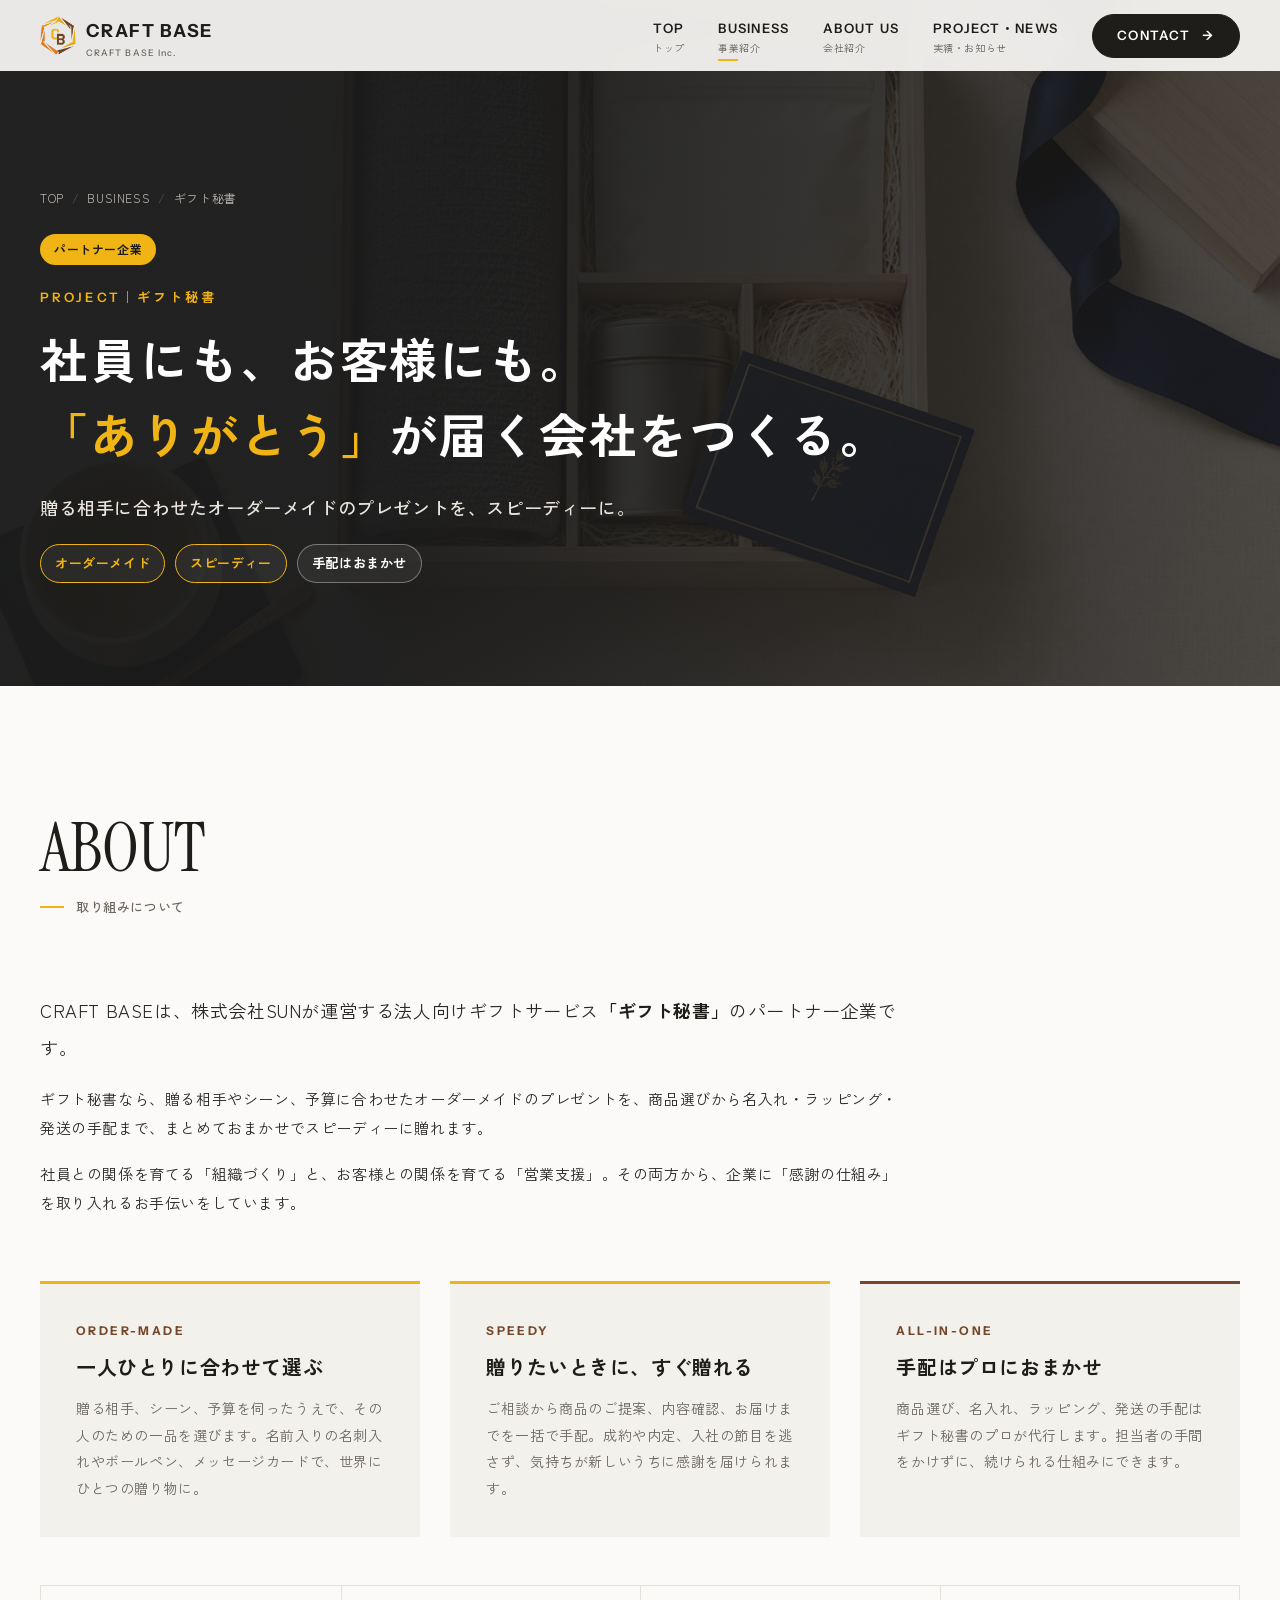
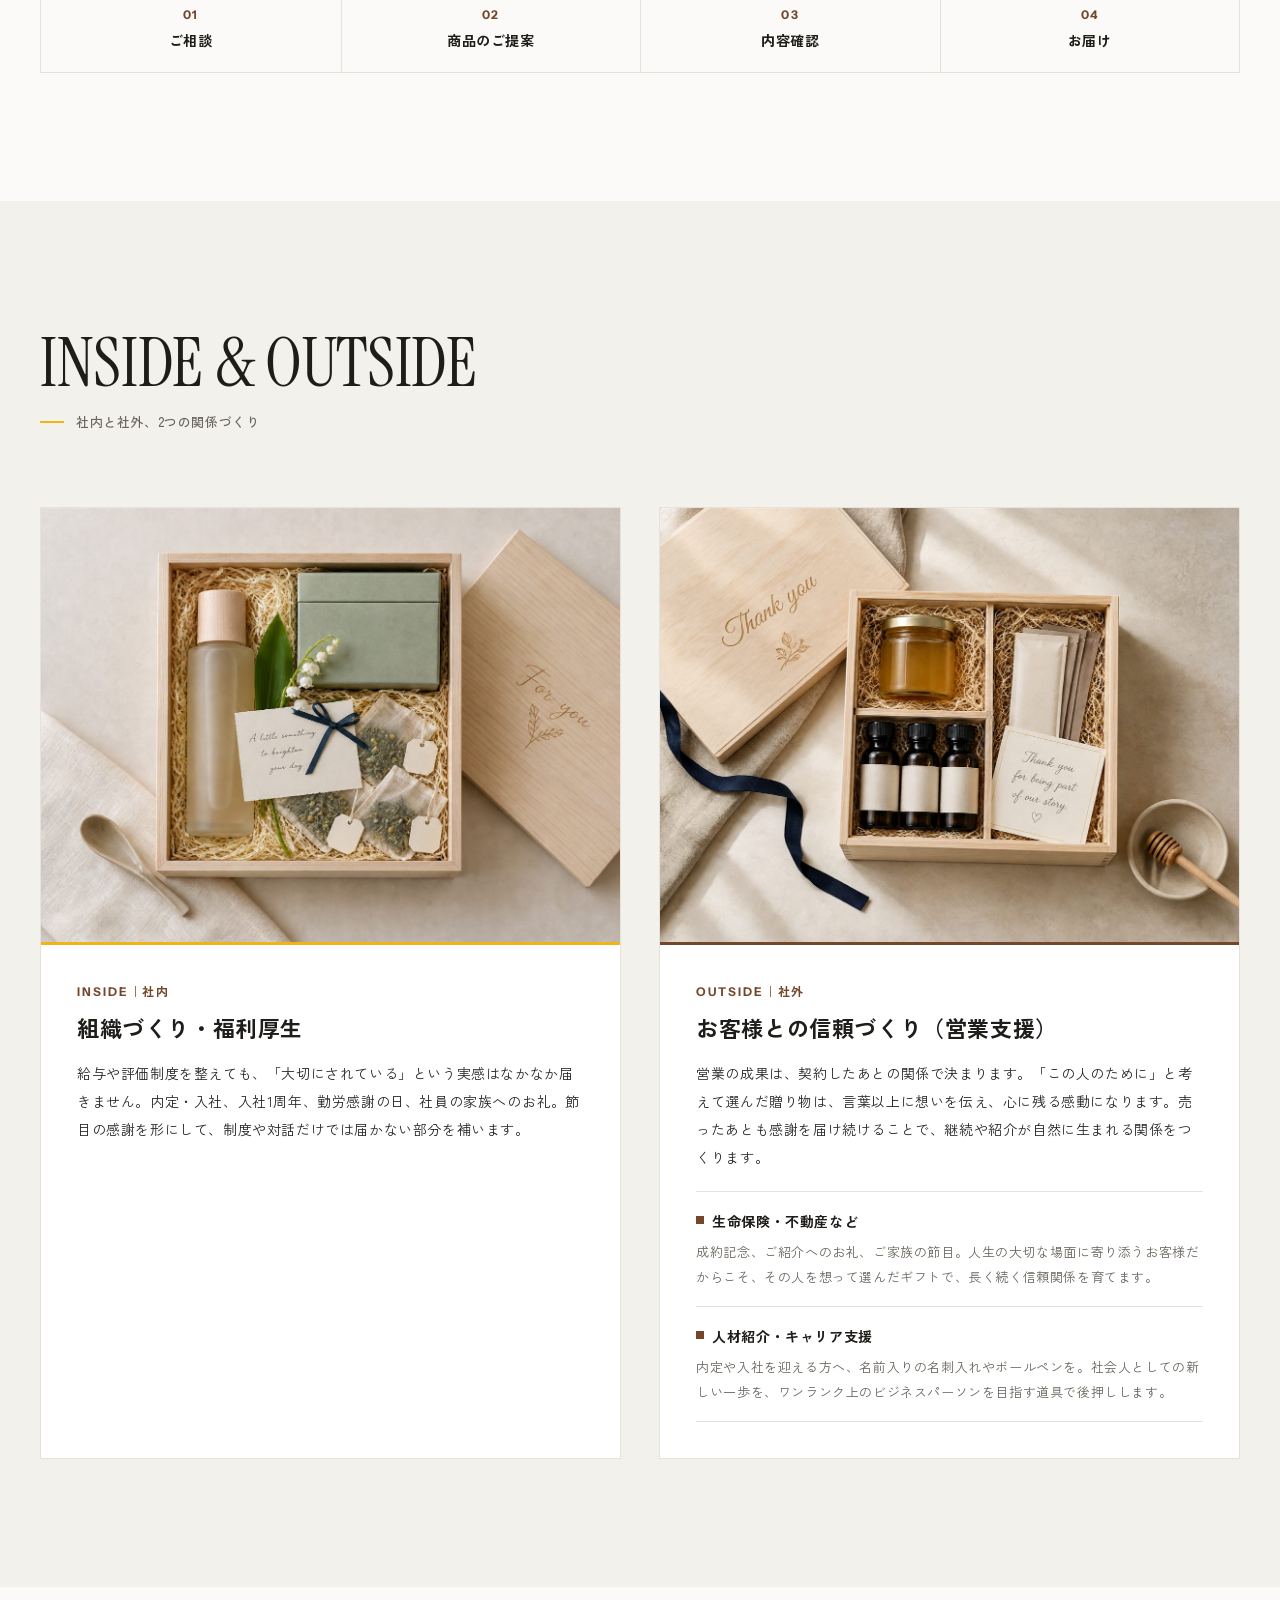
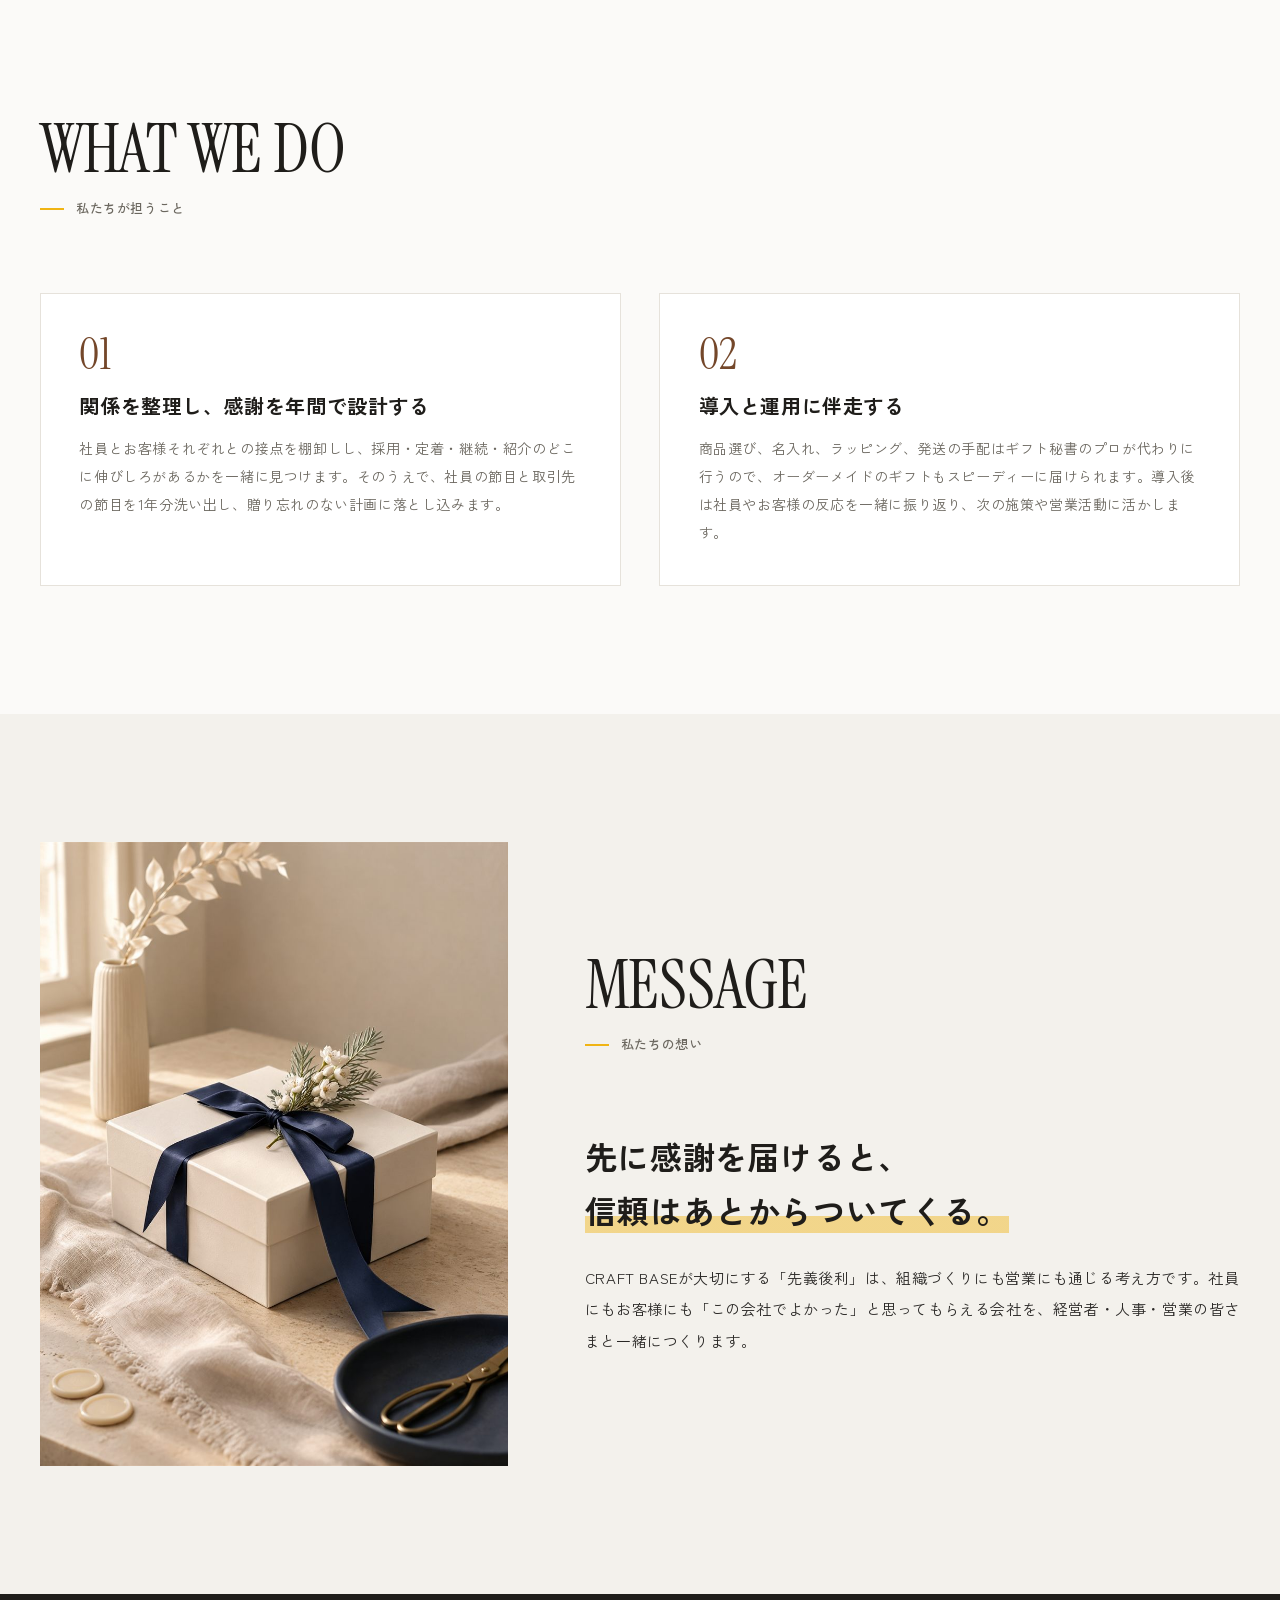
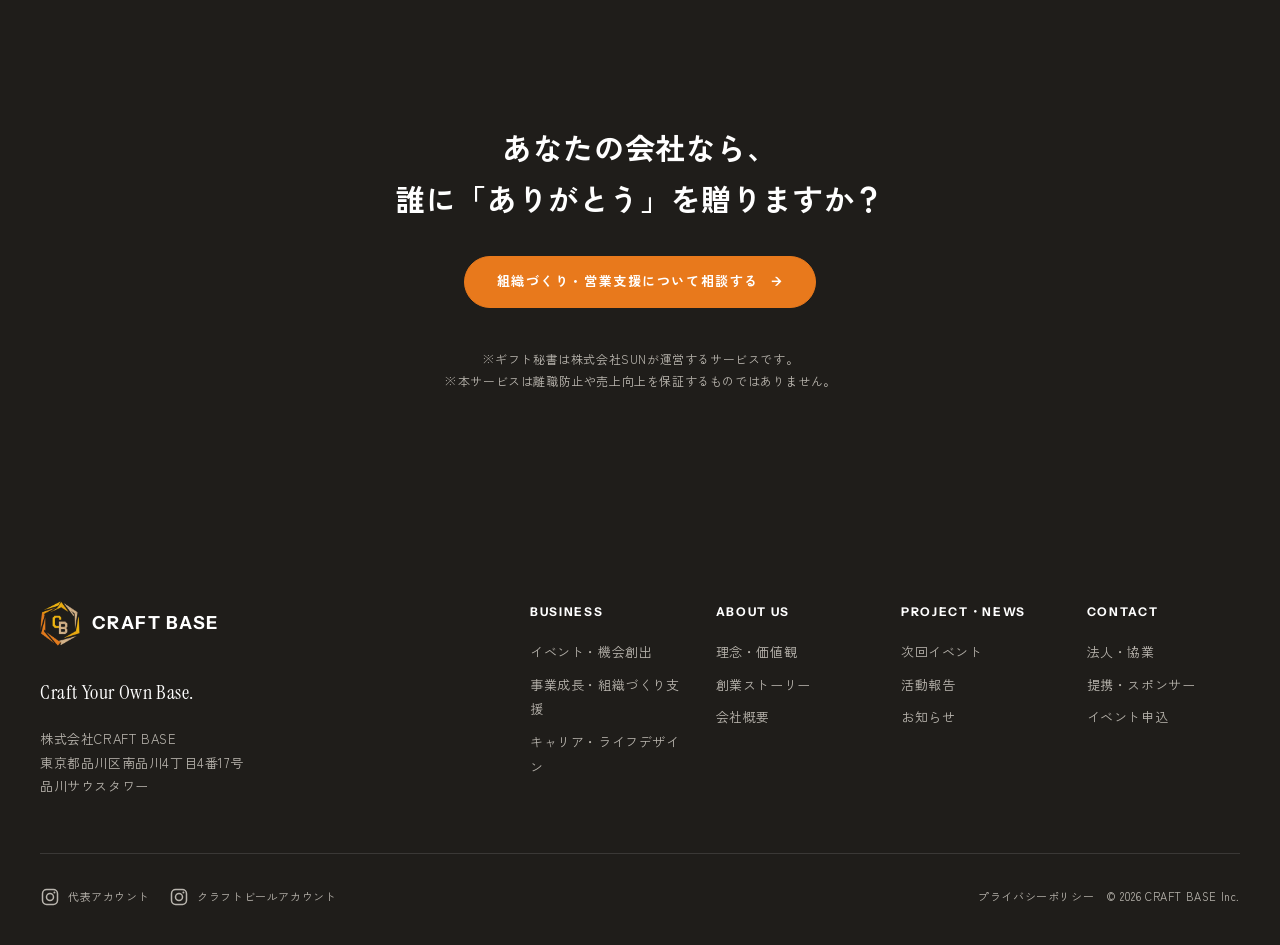
<file: projects/gift-secretary/index.html>
<!DOCTYPE html>
<html lang="ja">
<head>
  <meta charset="UTF-8">
  <meta name="viewport" content="width=device-width, initial-scale=1">
  <title>PROJECT｜ギフト秘書（パートナー企業） | 株式会社CRAFT BASE</title>
  <meta name="description" content="CRAFT BASEは、オーダーメイドのギフトをスピーディーに贈れる、株式会社SUNが運営する法人向けギフトサービス「ギフト秘書」のパートナー企業です。社員との関係を育てる「組織づくり」と、お客様との関係を育てる「営業支援」の両面から、企業に「感謝の仕組み」を取り入れるお手伝いをしています。">
  <link rel="canonical" href="https://craftbase.biz/projects/gift-secretary/">
  <meta property="og:type" content="article">
  <meta property="og:site_name" content="株式会社CRAFT BASE">
  <meta property="og:title" content="PROJECT｜ギフト秘書（パートナー企業） | 株式会社CRAFT BASE">
  <meta property="og:description" content="社員にも、お客様にも。「ありがとう」が届く会社をつくる。">
  <meta property="og:url" content="https://craftbase.biz/projects/gift-secretary/">
  <meta property="og:image" content="https://craftbase.biz/assets/img/gift-wooden-box.jpg">
  <meta name="twitter:card" content="summary_large_image">
  <link rel="preconnect" href="https://fonts.googleapis.com">
  <link rel="preconnect" href="https://fonts.gstatic.com" crossorigin>
  <link href="https://fonts.googleapis.com/css2?family=Instrument+Serif:ital@0;1&family=Instrument+Sans:wght@400;500;600;700&family=Zen+Kaku+Gothic+New:wght@400;500;700&display=swap" rel="stylesheet">
  <link rel="icon" href="/assets/img/logo-mark.png" type="image/png">
  <link rel="apple-touch-icon" href="/assets/img/logo-mark.png">
  <link rel="stylesheet" href="/assets/css/style.css">
  <link rel="stylesheet" href="/assets/css/project.css">
</head>
<body>

  <!-- ===== Header ===== -->
  <header class="header">
    <div class="container header__inner">
      <a href="/" class="logo" aria-label="株式会社CRAFT BASE トップへ">
        <img class="logo__mark" src="/assets/img/logo-mark.png" alt="" width="40" height="44">
        <span>CRAFT BASE<small>CRAFT BASE Inc.</small></span>
      </a>
      <button class="menu-btn" type="button" aria-controls="gnav" aria-expanded="false" aria-label="メニューを開く">
        <span></span><span></span><span></span>
      </button>
      <nav class="gnav" id="gnav" aria-label="グローバルナビゲーション">
        <ul class="gnav__list">
          <li><a class="gnav__link" href="/">TOP<span>トップ</span></a></li>
          <li><a class="gnav__link" href="/#business" aria-current="page">BUSINESS<span>事業紹介</span></a></li>
          <li><a class="gnav__link" href="/about.html">ABOUT US<span>会社紹介</span></a></li>
          <li><a class="gnav__link" href="/news.html">PROJECT・NEWS<span>実績・お知らせ</span></a></li>
          <li class="gnav__cta"><a class="btn" href="/contact.html">CONTACT</a></li>
        </ul>
      </nav>
    </div>
  </header>

  <main>
    <!-- ===== Hero ===== -->
    <section class="pj-hero">
      <img class="pj-hero__bg" src="/assets/img/gift-wooden-box.jpg" alt="" aria-hidden="true">
      <div class="container pj-hero__inner">
        <ol class="breadcrumb"><li><a href="/">TOP</a></li><li><a href="/#growth">BUSINESS</a></li><li>ギフト秘書</li></ol>
        <p class="pj-hero__badge">パートナー企業</p>
        <p class="pj-hero__kicker">PROJECT｜ギフト秘書</p>
        <h1 class="pj-hero__title">社員にも、お客様にも。<br><em>「ありがとう」</em>が届く会社をつくる。</h1>
        <p class="pj-hero__lead">贈る相手に合わせたオーダーメイドのプレゼントを、スピーディーに。</p>
        <ul class="pj-hero__tags"><li>オーダーメイド</li><li>スピーディー</li><li>手配はおまかせ</li></ul>
      </div>
    </section>

    <!-- ===== Intro ===== -->
    <section class="section">
      <div class="container">
        <div class="section-head reveal">
          <span class="section-head__en">ABOUT</span>
          <span class="section-head__ja">取り組みについて</span>
        </div>
        <div class="pj-intro reveal">
          <p class="lead">CRAFT BASEは、株式会社SUNが運営する法人向けギフトサービス<strong>「ギフト秘書」</strong>のパートナー企業です。</p>
          <p>ギフト秘書なら、贈る相手やシーン、予算に合わせたオーダーメイドのプレゼントを、商品選びから名入れ・ラッピング・発送の手配まで、まとめておまかせでスピーディーに贈れます。</p>
          <p>社員との関係を育てる「組織づくり」と、お客様との関係を育てる「営業支援」。その両方から、企業に「感謝の仕組み」を取り入れるお手伝いをしています。</p>
        </div>

        <div class="pj-strengths">
          <article class="pj-strength reveal">
            <p class="pj-strength__en">ORDER-MADE</p>
            <h3 class="pj-strength__title">一人ひとりに合わせて選ぶ</h3>
            <p class="pj-strength__text">贈る相手、シーン、予算を伺ったうえで、その人のための一品を選びます。名前入りの名刺入れやボールペン、メッセージカードで、世界にひとつの贈り物に。</p>
          </article>
          <article class="pj-strength reveal">
            <p class="pj-strength__en">SPEEDY</p>
            <h3 class="pj-strength__title">贈りたいときに、すぐ贈れる</h3>
            <p class="pj-strength__text">ご相談から商品のご提案、内容確認、お届けまでを一括で手配。成約や内定、入社の節目を逃さず、気持ちが新しいうちに感謝を届けられます。</p>
          </article>
          <article class="pj-strength reveal">
            <p class="pj-strength__en">ALL-IN-ONE</p>
            <h3 class="pj-strength__title">手配はプロにおまかせ</h3>
            <p class="pj-strength__text">商品選び、名入れ、ラッピング、発送の手配はギフト秘書のプロが代行します。担当者の手間をかけずに、続けられる仕組みにできます。</p>
          </article>
        </div>

        <ol class="pj-flow reveal" aria-label="ご利用の流れ">
          <li><span>01</span>ご相談</li>
          <li><span>02</span>商品のご提案</li>
          <li><span>03</span>内容確認</li>
          <li><span>04</span>お届け</li>
        </ol>
        <!-- TODO: ギフト秘書のサービスサイトのURLが決まったら、ここに「サービスサイトを見る」リンクを追加する -->
      </div>
    </section>

    <!-- ===== Inside / Outside ===== -->
    <section class="section section--paper">
      <div class="container">
        <div class="section-head reveal">
          <span class="section-head__en">INSIDE &amp; OUTSIDE</span>
          <span class="section-head__ja">社内と社外、2つの関係づくり</span>
        </div>
        <div class="pj-sides">
          <article class="pj-side reveal">
            <div class="pj-side__media"><img src="/assets/img/gift-for-team.jpg" alt="木箱に入ったギフトとメッセージカード" loading="lazy"></div>
            <div class="pj-side__body">
              <p class="pj-side__label">INSIDE｜社内</p>
              <h3 class="pj-side__title">組織づくり・福利厚生</h3>
              <p class="pj-side__text">給与や評価制度を整えても、「大切にされている」という実感はなかなか届きません。内定・入社、入社1周年、勤労感謝の日、社員の家族へのお礼。節目の感謝を形にして、制度や対話だけでは届かない部分を補います。</p>
            </div>
          </article>
          <article class="pj-side reveal">
            <div class="pj-side__media"><img src="/assets/img/gift-thank-you.jpg" alt="「Thank you」と刻まれた木箱のギフト" loading="lazy"></div>
            <div class="pj-side__body">
              <p class="pj-side__label">OUTSIDE｜社外</p>
              <h3 class="pj-side__title">お客様との信頼づくり（営業支援）</h3>
              <p class="pj-side__text">営業の成果は、契約したあとの関係で決まります。「この人のために」と考えて選んだ贈り物は、言葉以上に想いを伝え、心に残る感動になります。売ったあとも感謝を届け続けることで、継続や紹介が自然に生まれる関係をつくります。</p>
              <ul class="pj-cases">
                <li>
                  <p class="pj-cases__title">生命保険・不動産など</p>
                  <p class="pj-cases__text">成約記念、ご紹介へのお礼、ご家族の節目。人生の大切な場面に寄り添うお客様だからこそ、その人を想って選んだギフトで、長く続く信頼関係を育てます。</p>
                </li>
                <li>
                  <p class="pj-cases__title">人材紹介・キャリア支援</p>
                  <p class="pj-cases__text">内定や入社を迎える方へ、名前入りの名刺入れやボールペンを。社会人としての新しい一歩を、ワンランク上のビジネスパーソンを目指す道具で後押しします。</p>
                </li>
              </ul>
            </div>
          </article>
        </div>
      </div>
    </section>

    <!-- ===== What we do ===== -->
    <section class="section">
      <div class="container">
        <div class="section-head reveal">
          <span class="section-head__en">WHAT WE DO</span>
          <span class="section-head__ja">私たちが担うこと</span>
        </div>
        <div class="pj-steps">
          <article class="pj-step reveal">
            <p class="pj-step__num">01</p>
            <h3 class="pj-step__title">関係を整理し、感謝を年間で設計する</h3>
            <p class="pj-step__text">社員とお客様それぞれとの接点を棚卸しし、採用・定着・継続・紹介のどこに伸びしろがあるかを一緒に見つけます。そのうえで、社員の節目と取引先の節目を1年分洗い出し、贈り忘れのない計画に落とし込みます。</p>
          </article>
          <article class="pj-step reveal">
            <p class="pj-step__num">02</p>
            <h3 class="pj-step__title">導入と運用に伴走する</h3>
            <p class="pj-step__text">商品選び、名入れ、ラッピング、発送の手配はギフト秘書のプロが代わりに行うので、オーダーメイドのギフトもスピーディーに届けられます。導入後は社員やお客様の反応を一緒に振り返り、次の施策や営業活動に活かします。</p>
          </article>
        </div>
      </div>
    </section>

    <!-- ===== Message ===== -->
    <section class="section section--paper">
      <div class="container">
        <div class="pj-message">
          <div class="pj-message__media reveal"><img src="/assets/img/gift-ribbon-box.jpg" alt="ネイビーのリボンをかけたギフトボックス" loading="lazy"></div>
          <div class="reveal">
            <div class="section-head">
              <span class="section-head__en">MESSAGE</span>
              <span class="section-head__ja">私たちの想い</span>
            </div>
            <p class="pj-message__quote">先に感謝を届けると、<br><mark>信頼はあとからついてくる。</mark></p>
            <p class="pj-message__text">CRAFT BASEが大切にする「先義後利」は、組織づくりにも営業にも通じる考え方です。社員にもお客様にも「この会社でよかった」と思ってもらえる会社を、経営者・人事・営業の皆さまと一緒につくります。</p>
          </div>
        </div>
      </div>
    </section>

    <!-- ===== CTA ===== -->
    <section class="section section--dark">
      <div class="container pj-cta reveal">
        <p class="pj-cta__q">あなたの会社なら、<br>誰に「ありがとう」を贈りますか？</p>
        <a class="btn btn--accent" href="/contact.html?type=corporate#form">組織づくり・営業支援について相談する</a>
        <p class="pj-notes">※ギフト秘書は株式会社SUNが運営するサービスです。<br>※本サービスは離職防止や売上向上を保証するものではありません。</p>
      </div>
    </section>
  </main>

  <!-- ===== Footer ===== -->
  <footer class="footer">
    <div class="container">
      <div class="footer__top">
        <div>
          <a href="/" class="logo"><img class="logo__mark" src="/assets/img/logo-mark-light.png" alt="" width="40" height="44"><span>CRAFT BASE</span></a>
          <p class="footer__tagline">Craft Your Own Base.</p>
          <address class="footer__address">株式会社CRAFT BASE<br>東京都品川区南品川4丁目4番17号<br>品川サウスタワー</address>
        </div>
        <nav class="footer__nav" aria-label="フッターナビゲーション">
          <div>
            <p class="footer__nav-title">BUSINESS</p>
            <ul>
              <li><a href="/#event">イベント・機会創出</a></li>
              <li><a href="/#growth">事業成長・組織づくり支援</a></li>
              <li><a href="/#career">キャリア・ライフデザイン</a></li>
            </ul>
          </div>
          <div>
            <p class="footer__nav-title">ABOUT US</p>
            <ul>
              <li><a href="/about.html#philosophy">理念・価値観</a></li>
              <li><a href="/about.html#story">創業ストーリー</a></li>
              <li><a href="/about.html#company">会社概要</a></li>
            </ul>
          </div>
          <div>
            <p class="footer__nav-title">PROJECT・NEWS</p>
            <ul>
              <li><a href="/news.html#next-event">次回イベント</a></li><li><a href="/news.html#report">活動報告</a></li>
              <li><a href="/news.html#news">お知らせ</a></li>
            </ul>
          </div>
          <div>
            <p class="footer__nav-title">CONTACT</p>
            <ul>
              <li><a href="/contact.html?type=corporate#form">法人・協業</a></li>
              <li><a href="/contact.html?type=partner#form">提携・スポンサー</a></li>
              <li><a href="/contact.html?type=event#form">イベント申込</a></li>
            </ul>
          </div>
        </nav>
      </div>
      <div class="footer__bottom">
        <ul class="sns"><li><a class="sns__link" href="https://www.instagram.com/suyama_koyo/" target="_blank" rel="noopener" aria-label="代表アカウント @suyama_koyo（Instagram）"><svg viewBox="0 0 24 24" aria-hidden="true"><rect x="3" y="3" width="18" height="18" rx="5" fill="none" stroke="currentColor" stroke-width="1.8"/><circle cx="12" cy="12" r="4.2" fill="none" stroke="currentColor" stroke-width="1.8"/><circle cx="17.3" cy="6.7" r="1.2" fill="currentColor"/></svg><span>代表アカウント</span></a></li><li><a class="sns__link" href="https://www.instagram.com/craftbeer_community/" target="_blank" rel="noopener" aria-label="クラフトビールアカウント @craftbeer_community（Instagram）"><svg viewBox="0 0 24 24" aria-hidden="true"><rect x="3" y="3" width="18" height="18" rx="5" fill="none" stroke="currentColor" stroke-width="1.8"/><circle cx="12" cy="12" r="4.2" fill="none" stroke="currentColor" stroke-width="1.8"/><circle cx="17.3" cy="6.7" r="1.2" fill="currentColor"/></svg><span>クラフトビールアカウント</span></a></li></ul>
        <p><a href="/privacy.html">プライバシーポリシー</a>　&copy; <span data-year>2026</span> CRAFT BASE Inc.</p>
      </div>
    </div>
  </footer>

  <script src="/assets/js/attribution.js"></script>
  <script src="/assets/js/main.js"></script>
</body>
</html>
</file>
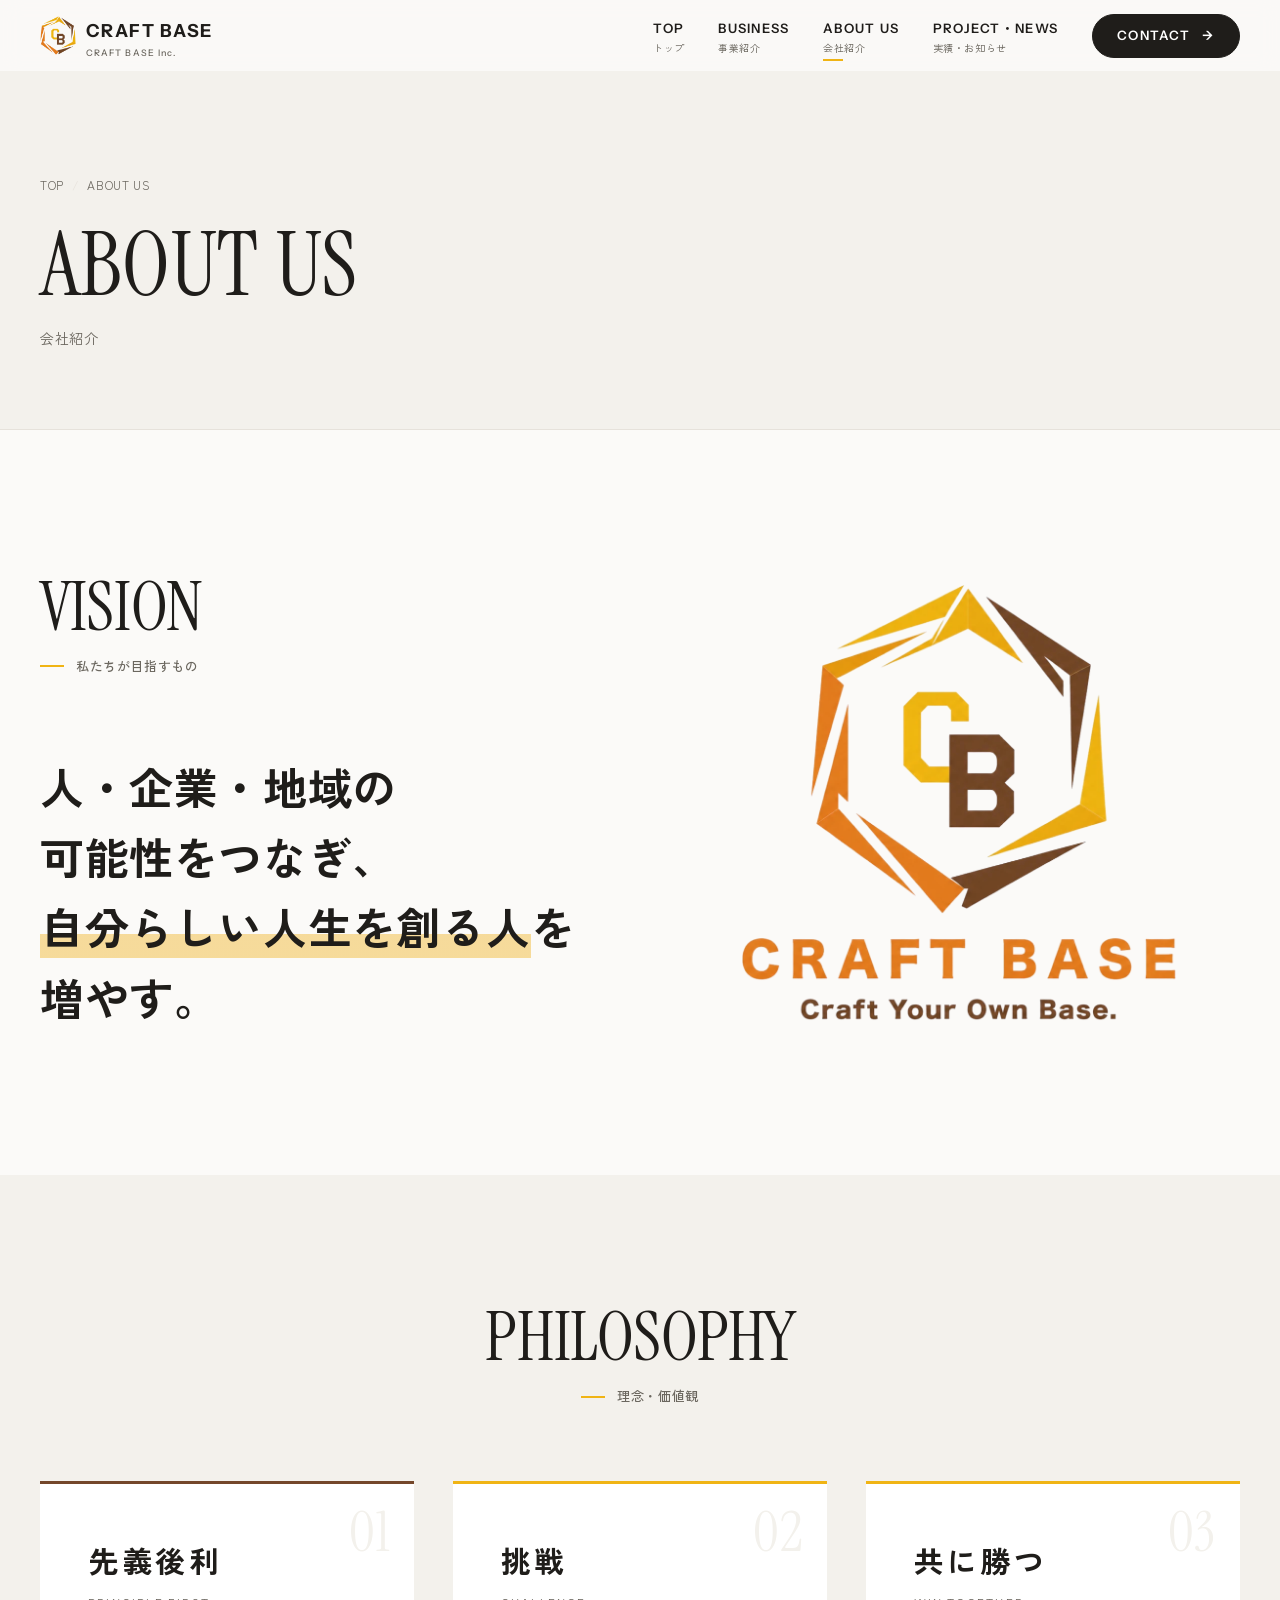
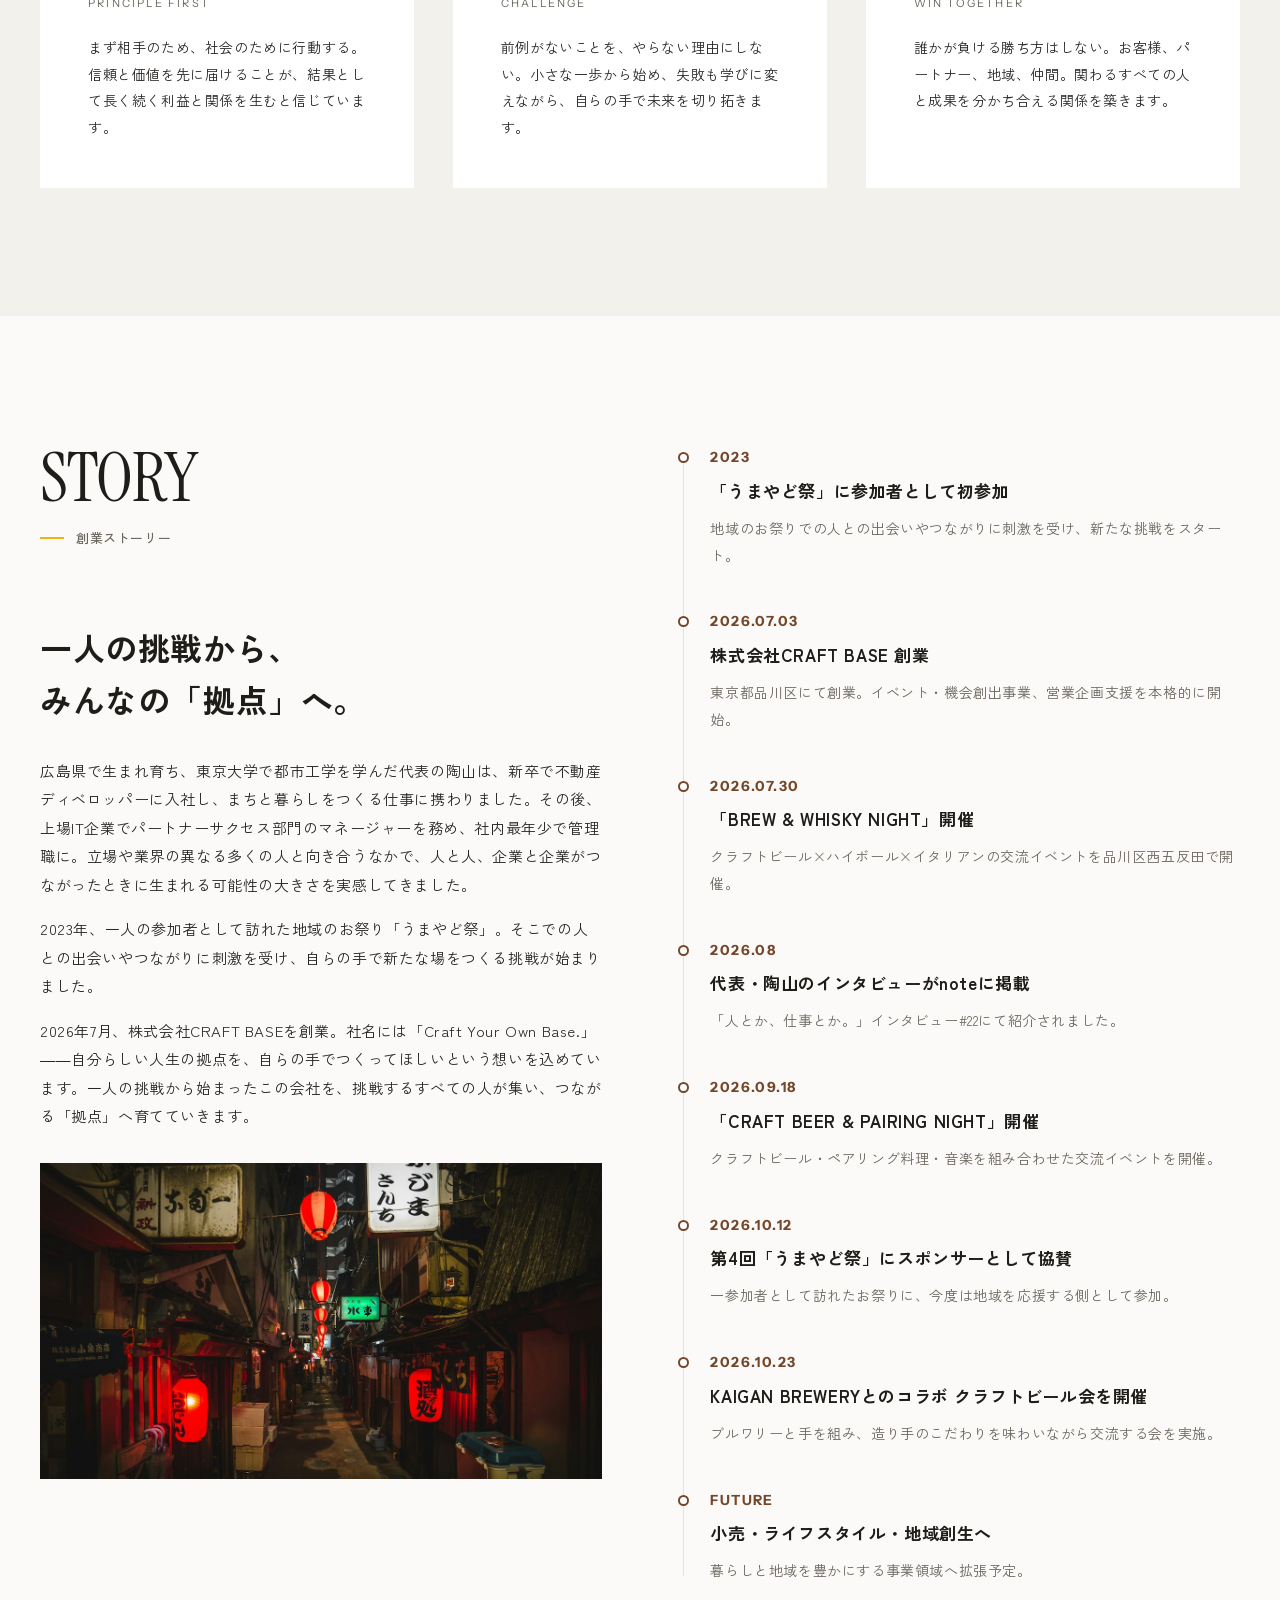
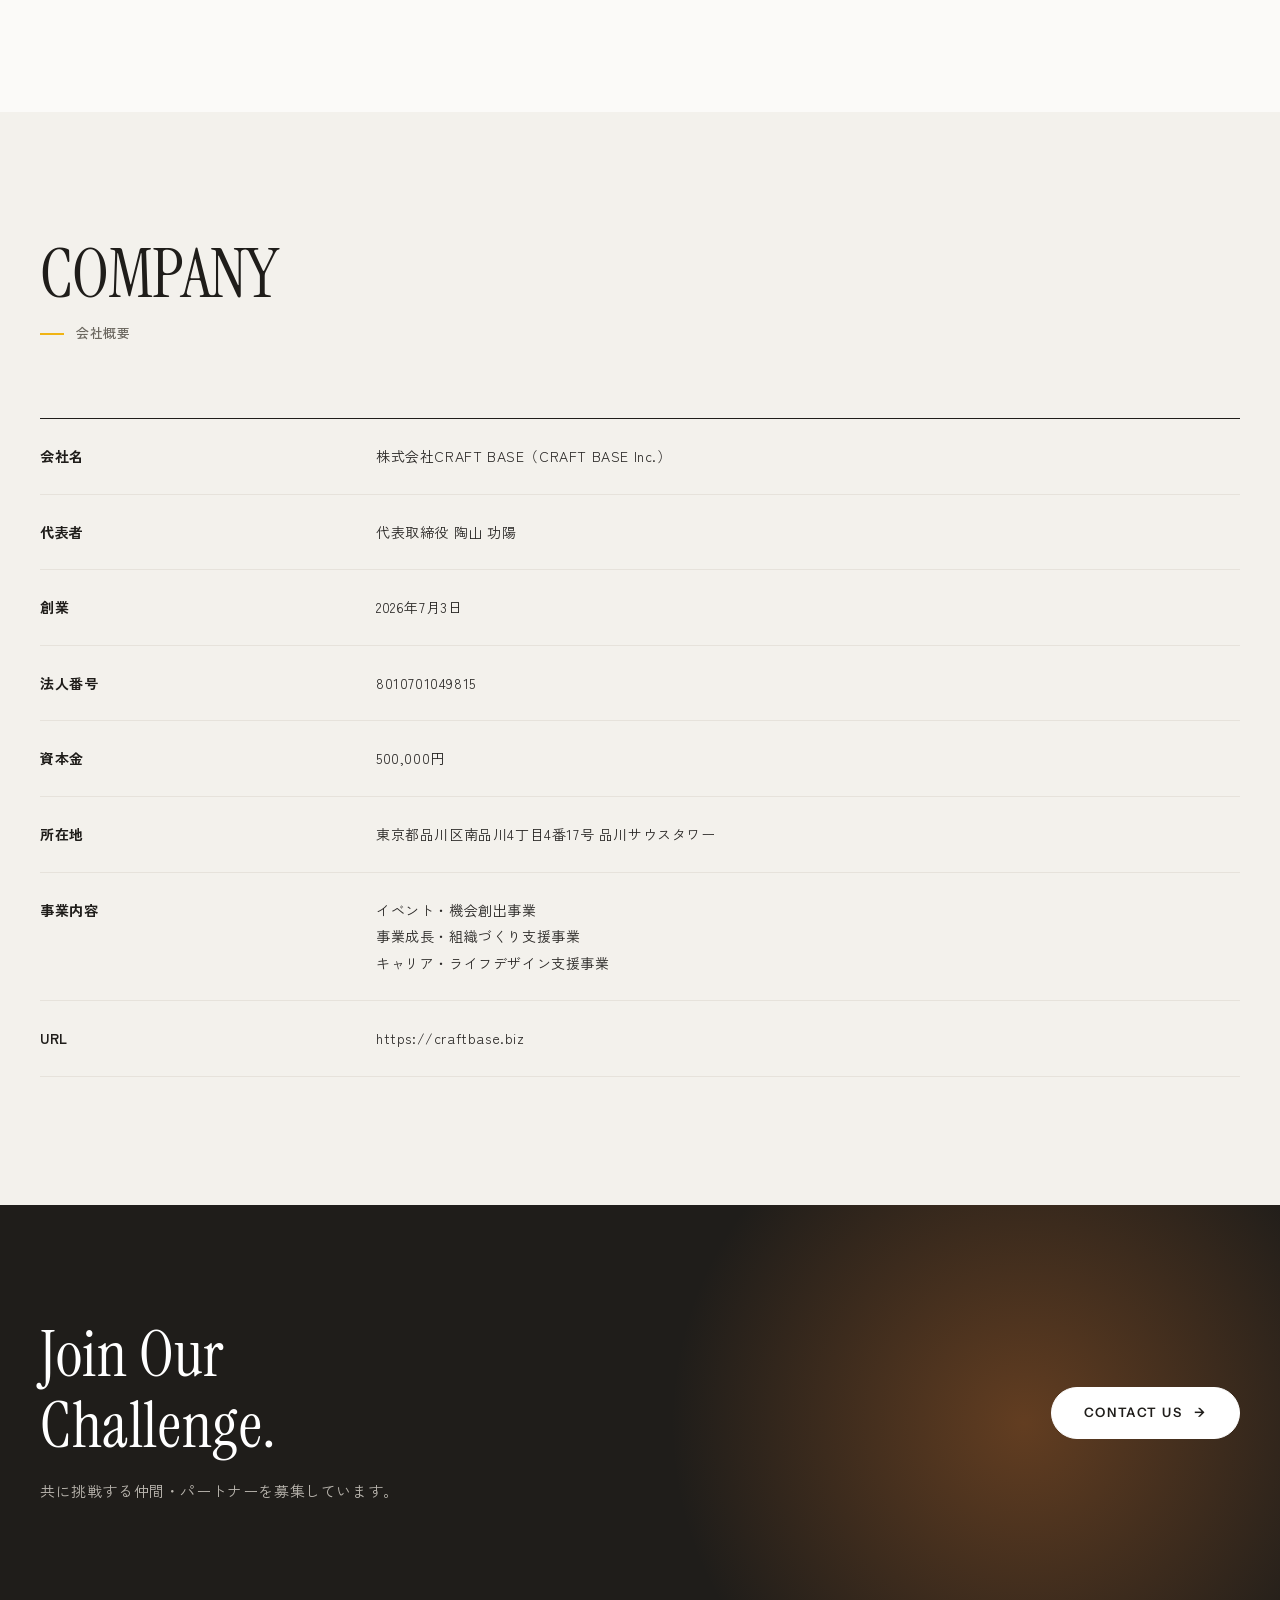
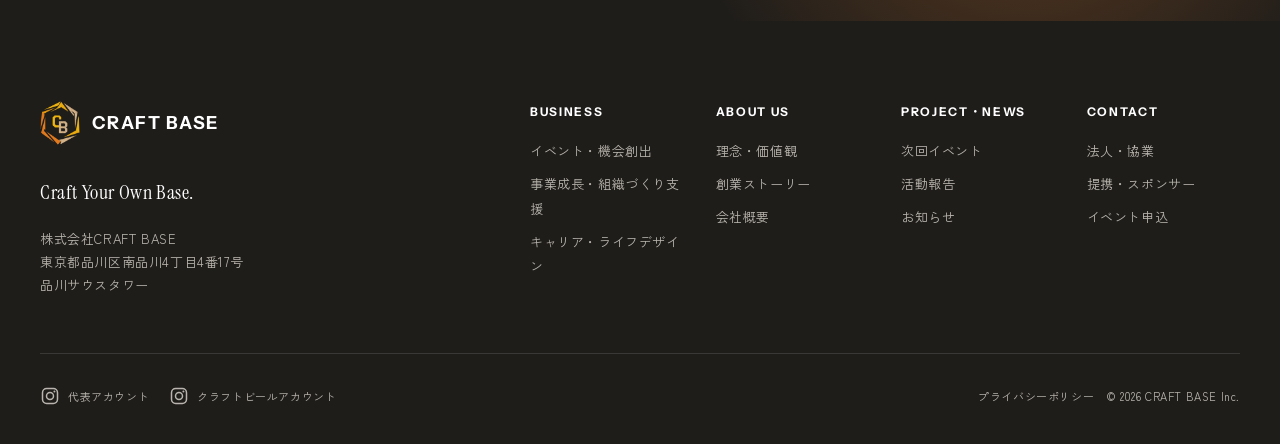
<file: about.html>
<!DOCTYPE html>
<html lang="ja">
<head>
  <meta charset="UTF-8">
  <meta name="viewport" content="width=device-width, initial-scale=1">
  <title>ABOUT US 会社紹介 | 株式会社CRAFT BASE</title>
  <meta name="description" content="株式会社CRAFT BASEの会社紹介。理念・価値観「先義後利・挑戦・共に勝つ」、創業ストーリー、会社概要をご紹介します。">
  <link rel="canonical" href="https://craftbase.biz/about.html">
  <meta property="og:type" content="article">
  <meta property="og:site_name" content="株式会社CRAFT BASE">
  <meta property="og:title" content="ABOUT US 会社紹介 | 株式会社CRAFT BASE">
  <meta property="og:url" content="https://craftbase.biz/about.html">
  <meta property="og:image" content="https://craftbase.biz/assets/img/ogp.jpg">
  <link rel="preconnect" href="https://fonts.googleapis.com">
  <link rel="preconnect" href="https://fonts.gstatic.com" crossorigin>
  <link href="https://fonts.googleapis.com/css2?family=Instrument+Serif:ital@0;1&family=Instrument+Sans:wght@400;500;600;700&family=Zen+Kaku+Gothic+New:wght@400;500;700&display=swap" rel="stylesheet">
  <link rel="icon" href="assets/img/logo-mark.png" type="image/png">
  <link rel="apple-touch-icon" href="assets/img/logo-mark.png">
  <link rel="stylesheet" href="assets/css/style.css">
</head>
<body>

  <!-- ===== Header ===== -->
  <header class="header">
    <div class="container header__inner">
      <a href="index.html" class="logo" aria-label="株式会社CRAFT BASE トップへ">
        <img class="logo__mark" src="assets/img/logo-mark.png" alt="" width="40" height="44">
        <span>CRAFT BASE<small>CRAFT BASE Inc.</small></span>
      </a>
      <button class="menu-btn" type="button" aria-controls="gnav" aria-expanded="false" aria-label="メニューを開く">
        <span></span><span></span><span></span>
      </button>
      <nav class="gnav" id="gnav" aria-label="グローバルナビゲーション">
        <ul class="gnav__list">
          <li><a class="gnav__link" href="index.html">TOP<span>トップ</span></a></li>
          <li><a class="gnav__link" href="index.html#business">BUSINESS<span>事業紹介</span></a></li>
          <li><a class="gnav__link" href="about.html" aria-current="page">ABOUT US<span>会社紹介</span></a></li>
          <li><a class="gnav__link" href="news.html">PROJECT・NEWS<span>実績・お知らせ</span></a></li>
          <li class="gnav__cta"><a class="btn" href="contact.html">CONTACT</a></li>
        </ul>
      </nav>
    </div>
  </header>

  <main>
    <section class="page-hero">
      <div class="container">
        <ol class="breadcrumb"><li><a href="index.html">TOP</a></li><li>ABOUT US</li></ol>
        <h1 class="page-hero__en">ABOUT US</h1>
        <p class="page-hero__ja">会社紹介</p>
      </div>
    </section>

    <!-- Vision -->
    <section class="section" id="vision">
      <div class="container">
        <div class="split">
          <div class="reveal">
            <div class="section-head">
              <span class="section-head__en">VISION</span>
              <span class="section-head__ja">私たちが目指すもの</span>
            </div>
            <p class="statement">人・企業・地域の<br>可能性をつなぎ、<br><mark>自分らしい人生を創る人</mark>を<br>増やす。</p>
          </div>
          <div class="reveal">
            <figure class="logo-full">
              <img src="assets/img/logo.png" alt="CRAFT BASE ロゴ（Craft Your Own Base.）" width="900" height="903" loading="lazy">
            </figure>
          </div>
        </div>
      </div>
    </section>

    <!-- Philosophy / Values -->
    <section class="section section--paper" id="philosophy">
      <div class="container">
        <div class="section-head section-head--center reveal">
          <span class="section-head__en">PHILOSOPHY</span>
          <span class="section-head__ja">理念・価値観</span>
        </div>
        <div class="grid grid--3">
          <article class="value reveal">
            <span class="value__num" aria-hidden="true">01</span>
            <h3 class="value__title">先義後利</h3>
            <p class="value__en">PRINCIPLE FIRST</p>
            <p class="value__text">まず相手のため、社会のために行動する。信頼と価値を先に届けることが、結果として長く続く利益と関係を生むと信じています。</p>
          </article>
          <article class="value reveal">
            <span class="value__num" aria-hidden="true">02</span>
            <h3 class="value__title">挑戦</h3>
            <p class="value__en">CHALLENGE</p>
            <p class="value__text">前例がないことを、やらない理由にしない。小さな一歩から始め、失敗も学びに変えながら、自らの手で未来を切り拓きます。</p>
          </article>
          <article class="value reveal">
            <span class="value__num" aria-hidden="true">03</span>
            <h3 class="value__title">共に勝つ</h3>
            <p class="value__en">WIN TOGETHER</p>
            <p class="value__text">誰かが負ける勝ち方はしない。お客様、パートナー、地域、仲間。関わるすべての人と成果を分かち合える関係を築きます。</p>
          </article>
        </div>
      </div>
    </section>

    <!-- Story -->
    <section class="section" id="story">
      <div class="container">
        <div class="split" style="align-items:start">
          <div class="reveal">
            <div class="section-head">
              <span class="section-head__en">STORY</span>
              <span class="section-head__ja">創業ストーリー</span>
            </div>
            <h2 class="heading-lg">一人の挑戦から、<br>みんなの「拠点」へ。</h2>
            <p class="mt-m">広島県で生まれ育ち、東京大学で都市工学を学んだ代表の陶山は、新卒で不動産ディベロッパーに入社し、まちと暮らしをつくる仕事に携わりました。その後、上場IT企業でパートナーサクセス部門のマネージャーを務め、社内最年少で管理職に。立場や業界の異なる多くの人と向き合うなかで、人と人、企業と企業がつながったときに生まれる可能性の大きさを実感してきました。</p>
            <p class="mt-s">2023年、一人の参加者として訪れた地域のお祭り「うまやど祭」。そこでの人との出会いやつながりに刺激を受け、自らの手で新たな場をつくる挑戦が始まりました。</p>
            <p class="mt-s">2026年7月、株式会社CRAFT BASEを創業。社名には「Craft Your Own Base.」――自分らしい人生の拠点を、自らの手でつくってほしいという想いを込めています。一人の挑戦から始まったこの会社を、挑戦するすべての人が集い、つながる「拠点」へ育てていきます。</p>
            <div class="ph ph--wide mt-m"><img src="assets/img/story-tokyo-alley.jpg" alt="提灯が灯る東京の路地" loading="lazy"></div>
          </div>
          <div class="reveal">
            <ol class="timeline">
              <li class="timeline__item">
                <p class="timeline__year">2023</p>
                <h3 class="timeline__title">「うまやど祭」に参加者として初参加</h3>
                <p class="timeline__text">地域のお祭りでの人との出会いやつながりに刺激を受け、新たな挑戦をスタート。</p>
              </li>
              <li class="timeline__item">
                <p class="timeline__year">2026.07.03</p>
                <h3 class="timeline__title">株式会社CRAFT BASE 創業</h3>
                <p class="timeline__text">東京都品川区にて創業。イベント・機会創出事業、営業企画支援を本格的に開始。</p>
              </li>
              <li class="timeline__item">
                <p class="timeline__year">2026.07.30</p>
                <h3 class="timeline__title">「BREW &amp; WHISKY NIGHT」開催</h3>
                <p class="timeline__text">クラフトビール×ハイボール×イタリアンの交流イベントを品川区西五反田で開催。</p>
              </li>
              <li class="timeline__item">
                <p class="timeline__year">2026.08</p>
                <h3 class="timeline__title">代表・陶山のインタビューがnoteに掲載</h3>
                <p class="timeline__text">「人とか、仕事とか。」インタビュー#22にて紹介されました。</p>
              </li>
              <li class="timeline__item">
                <p class="timeline__year">2026.09.18</p>
                <h3 class="timeline__title">「CRAFT BEER &amp; PAIRING NIGHT」開催</h3>
                <p class="timeline__text">クラフトビール・ペアリング料理・音楽を組み合わせた交流イベントを開催。</p>
              </li>
              <li class="timeline__item">
                <p class="timeline__year">2026.10.12</p>
                <h3 class="timeline__title">第4回「うまやど祭」にスポンサーとして協賛</h3>
                <p class="timeline__text">一参加者として訪れたお祭りに、今度は地域を応援する側として参加。</p>
              </li>
              <li class="timeline__item">
                <p class="timeline__year">2026.10.23</p>
                <h3 class="timeline__title">KAIGAN BREWERYとのコラボ クラフトビール会を開催</h3>
                <p class="timeline__text">ブルワリーと手を組み、造り手のこだわりを味わいながら交流する会を実施。</p>
              </li>
              <li class="timeline__item">
                <p class="timeline__year">FUTURE</p>
                <h3 class="timeline__title">小売・ライフスタイル・地域創生へ</h3>
                <p class="timeline__text">暮らしと地域を豊かにする事業領域へ拡張予定。</p>
              </li>
            </ol>
          </div>
        </div>
      </div>
    </section>

    <!-- Company -->
    <section class="section section--paper" id="company">
      <div class="container">
        <div class="section-head reveal">
          <span class="section-head__en">COMPANY</span>
          <span class="section-head__ja">会社概要</span>
        </div>
        <table class="table-info reveal">
          <tbody>
            <tr><th scope="row">会社名</th><td>株式会社CRAFT BASE（CRAFT BASE Inc.）</td></tr>
            <tr><th scope="row">代表者</th><td>代表取締役 陶山 功陽</td></tr>
            <tr><th scope="row">創業</th><td>2026年7月3日</td></tr>
            <tr><th scope="row">法人番号</th><td>8010701049815</td></tr>
            <tr><th scope="row">資本金</th><td>500,000円</td></tr>
            <tr><th scope="row">所在地</th><td>東京都品川区南品川4丁目4番17号 品川サウスタワー</td></tr>
            <tr><th scope="row">事業内容</th><td>イベント・機会創出事業<br>事業成長・組織づくり支援事業<br>キャリア・ライフデザイン支援事業</td></tr>
            <tr><th scope="row">URL</th><td>https://craftbase.biz</td></tr>
          </tbody>
        </table>
      </div>
    </section>

    <!-- ===== CTA ===== -->
    <section class="cta">
      <div class="container cta__inner">
        <div>
          <p class="cta__title">Join Our<br>Challenge.</p>
          <p class="cta__text">共に挑戦する仲間・パートナーを募集しています。</p>
        </div>
        <a class="btn btn--light" href="contact.html?type=recruit#form">CONTACT US</a>
      </div>
    </section>
  </main>

  <!-- ===== Footer ===== -->
  <footer class="footer">
    <div class="container">
      <div class="footer__top">
        <div>
          <a href="index.html" class="logo"><img class="logo__mark" src="assets/img/logo-mark-light.png" alt="" width="40" height="44"><span>CRAFT BASE</span></a>
          <p class="footer__tagline">Craft Your Own Base.</p>
          <address class="footer__address">株式会社CRAFT BASE<br>東京都品川区南品川4丁目4番17号<br>品川サウスタワー</address>
        </div>
        <nav class="footer__nav" aria-label="フッターナビゲーション">
          <div>
            <p class="footer__nav-title">BUSINESS</p>
            <ul>
              <li><a href="index.html#event">イベント・機会創出</a></li>
              <li><a href="index.html#growth">事業成長・組織づくり支援</a></li>
              <li><a href="index.html#career">キャリア・ライフデザイン</a></li>
            </ul>
          </div>
          <div>
            <p class="footer__nav-title">ABOUT US</p>
            <ul>
              <li><a href="about.html#philosophy">理念・価値観</a></li>
              <li><a href="about.html#story">創業ストーリー</a></li>
              <li><a href="about.html#company">会社概要</a></li>
            </ul>
          </div>
          <div>
            <p class="footer__nav-title">PROJECT・NEWS</p>
            <ul>
              <li><a href="news.html#next-event">次回イベント</a></li><li><a href="news.html#report">活動報告</a></li>
              <li><a href="news.html#news">お知らせ</a></li>
            </ul>
          </div>
          <div>
            <p class="footer__nav-title">CONTACT</p>
            <ul>
              <li><a href="contact.html?type=corporate#form">法人・協業</a></li>
              <li><a href="contact.html?type=partner#form">提携・スポンサー</a></li>
              <li><a href="contact.html?type=event#form">イベント申込</a></li>
            </ul>
          </div>
        </nav>
      </div>
      <div class="footer__bottom">
        <ul class="sns"><li><a class="sns__link" href="https://www.instagram.com/suyama_koyo/" target="_blank" rel="noopener" aria-label="代表アカウント @suyama_koyo（Instagram）"><svg viewBox="0 0 24 24" aria-hidden="true"><rect x="3" y="3" width="18" height="18" rx="5" fill="none" stroke="currentColor" stroke-width="1.8"/><circle cx="12" cy="12" r="4.2" fill="none" stroke="currentColor" stroke-width="1.8"/><circle cx="17.3" cy="6.7" r="1.2" fill="currentColor"/></svg><span>代表アカウント</span></a></li><li><a class="sns__link" href="https://www.instagram.com/craftbeer_community/" target="_blank" rel="noopener" aria-label="クラフトビールアカウント @craftbeer_community（Instagram）"><svg viewBox="0 0 24 24" aria-hidden="true"><rect x="3" y="3" width="18" height="18" rx="5" fill="none" stroke="currentColor" stroke-width="1.8"/><circle cx="12" cy="12" r="4.2" fill="none" stroke="currentColor" stroke-width="1.8"/><circle cx="17.3" cy="6.7" r="1.2" fill="currentColor"/></svg><span>クラフトビールアカウント</span></a></li></ul>
        <p><a href="privacy.html">プライバシーポリシー</a>　&copy; <span data-year>2026</span> CRAFT BASE Inc.</p>
      </div>
    </div>
  </footer>

  <script src="assets/js/attribution.js"></script>
  <script src="assets/js/main.js"></script>
</body>
</html>
</file>
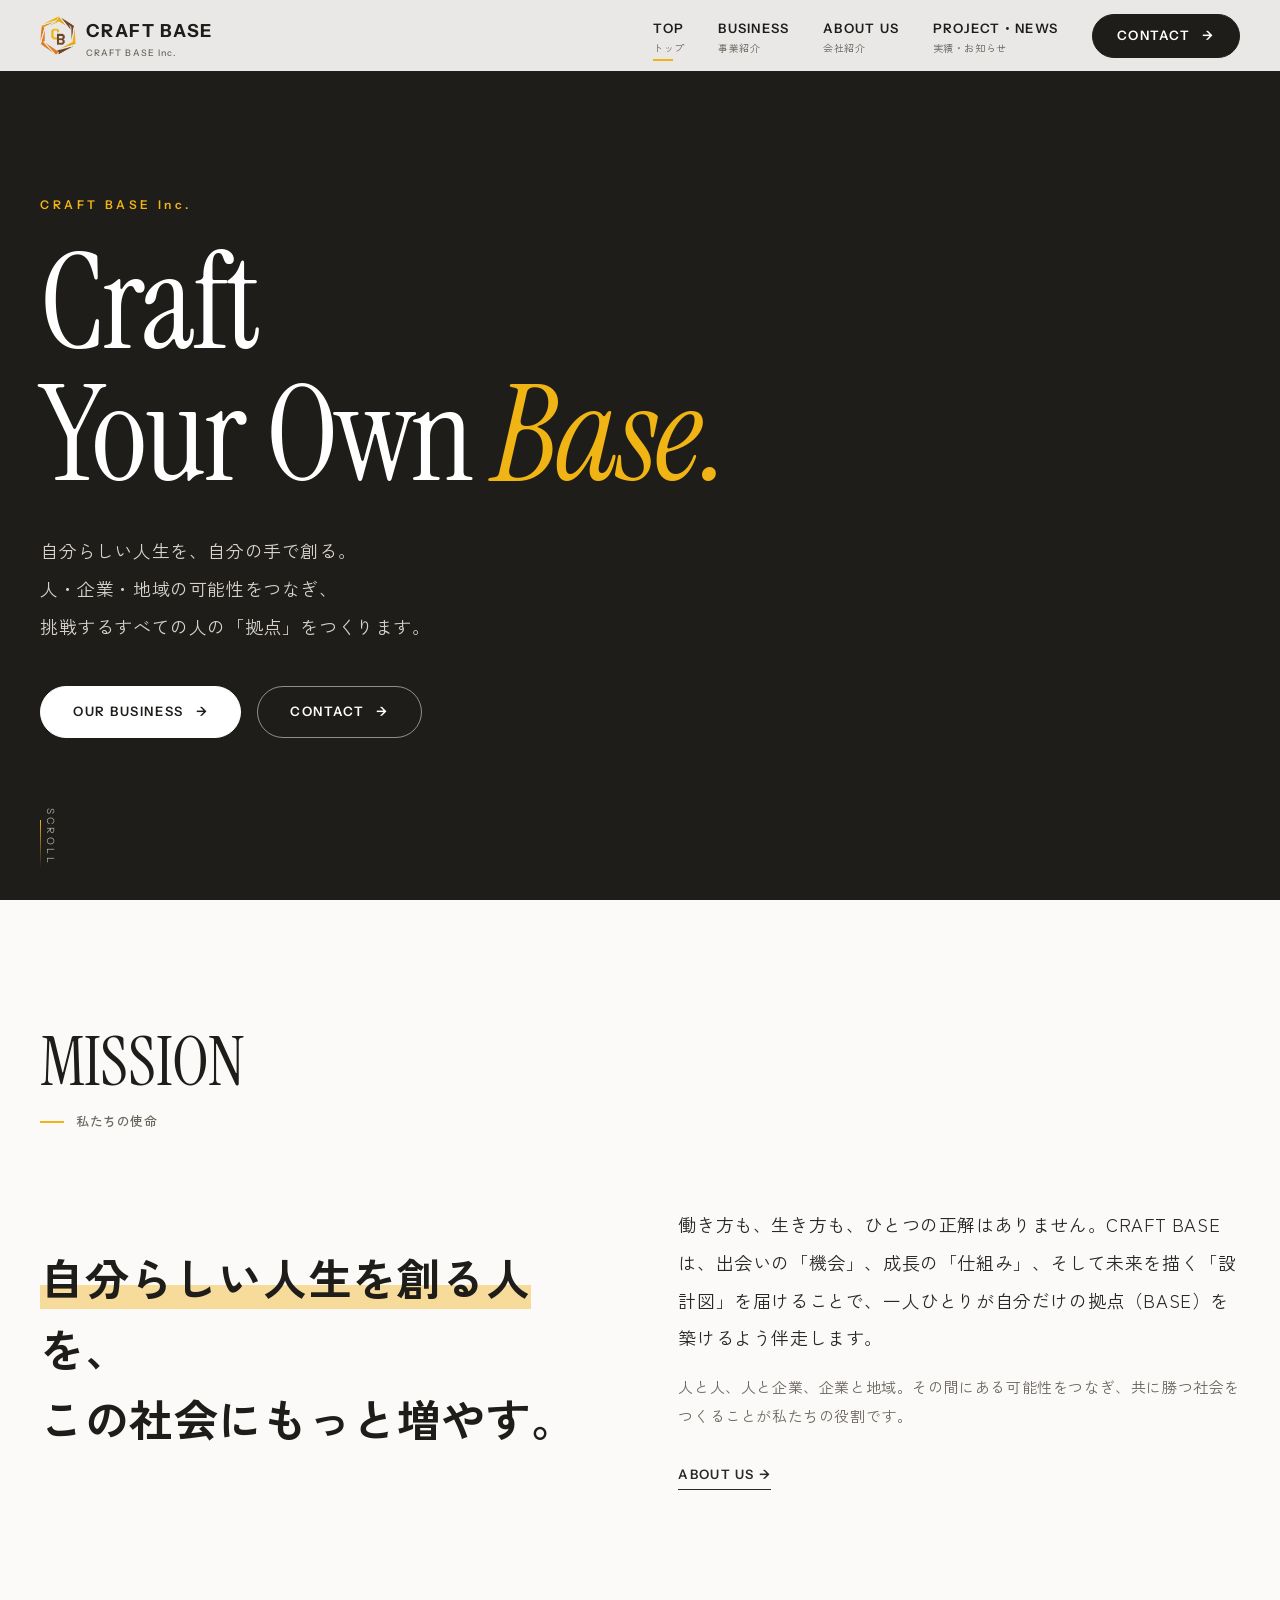
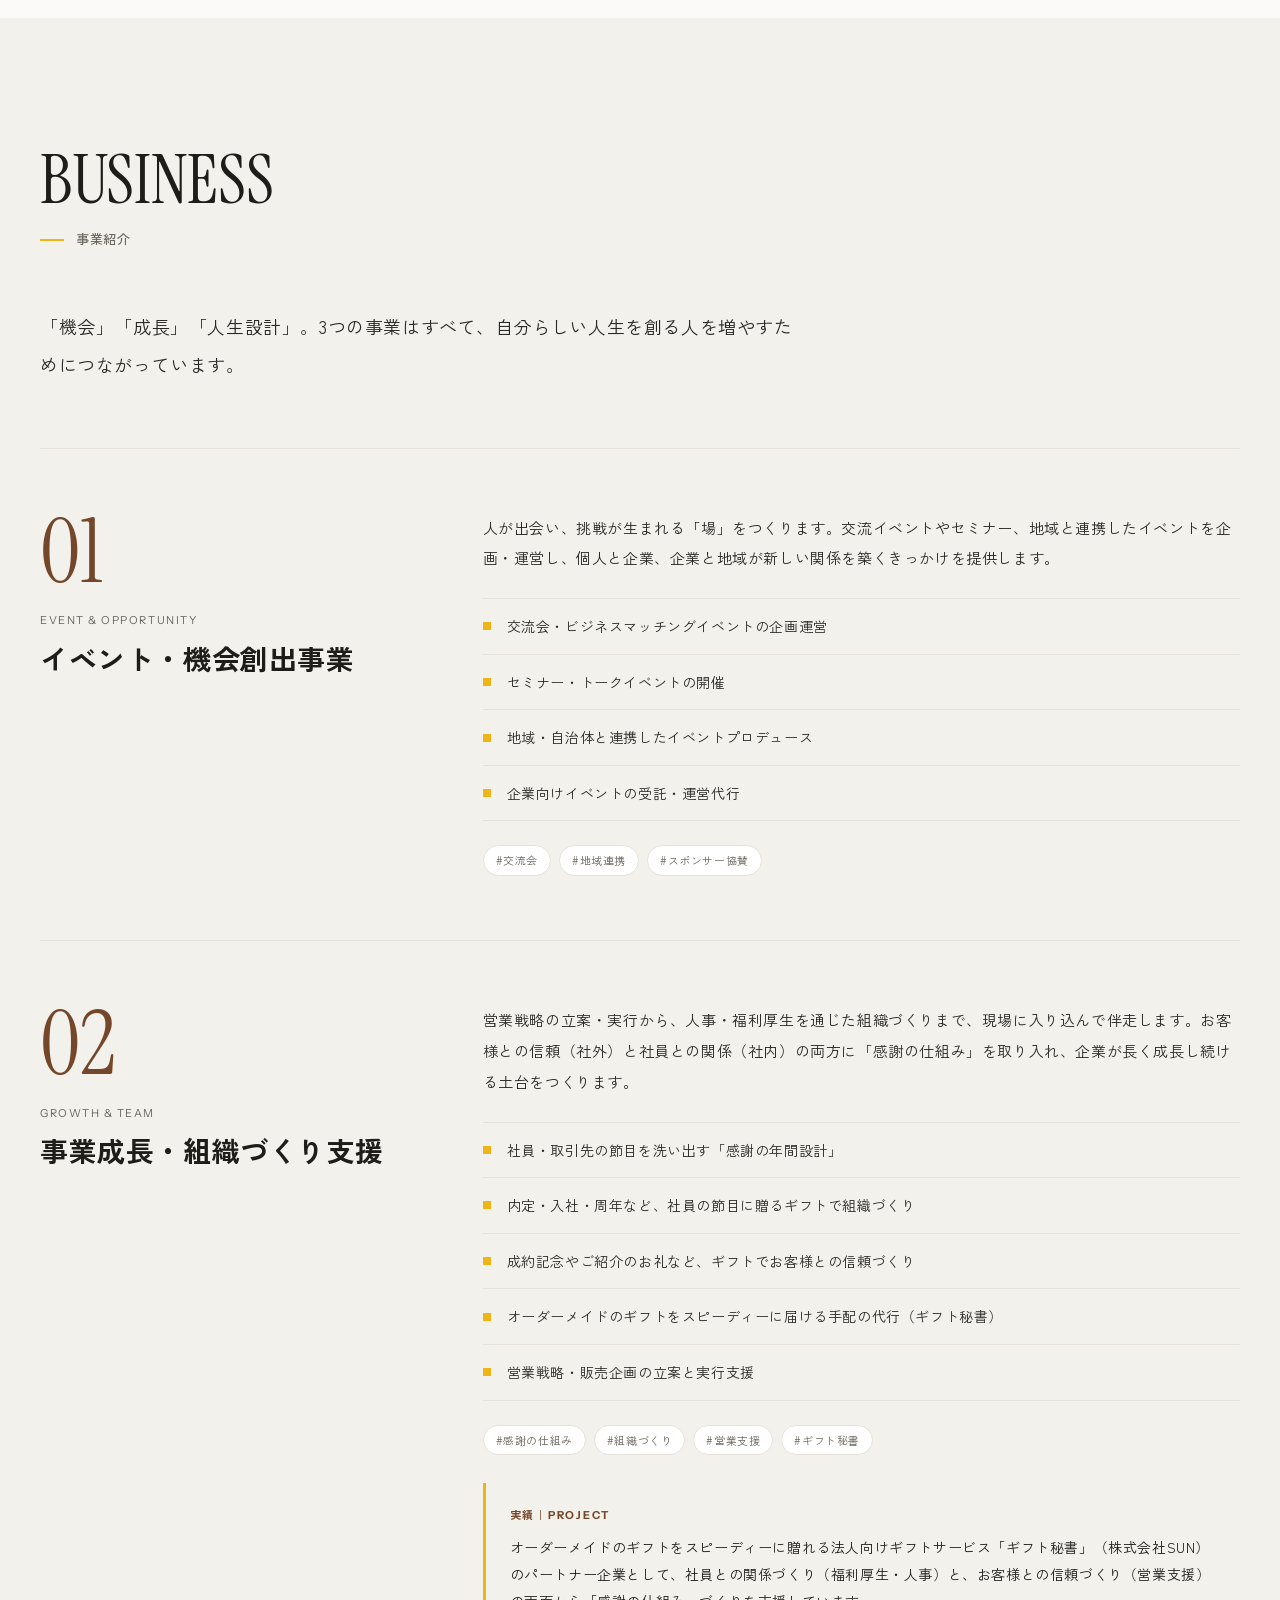
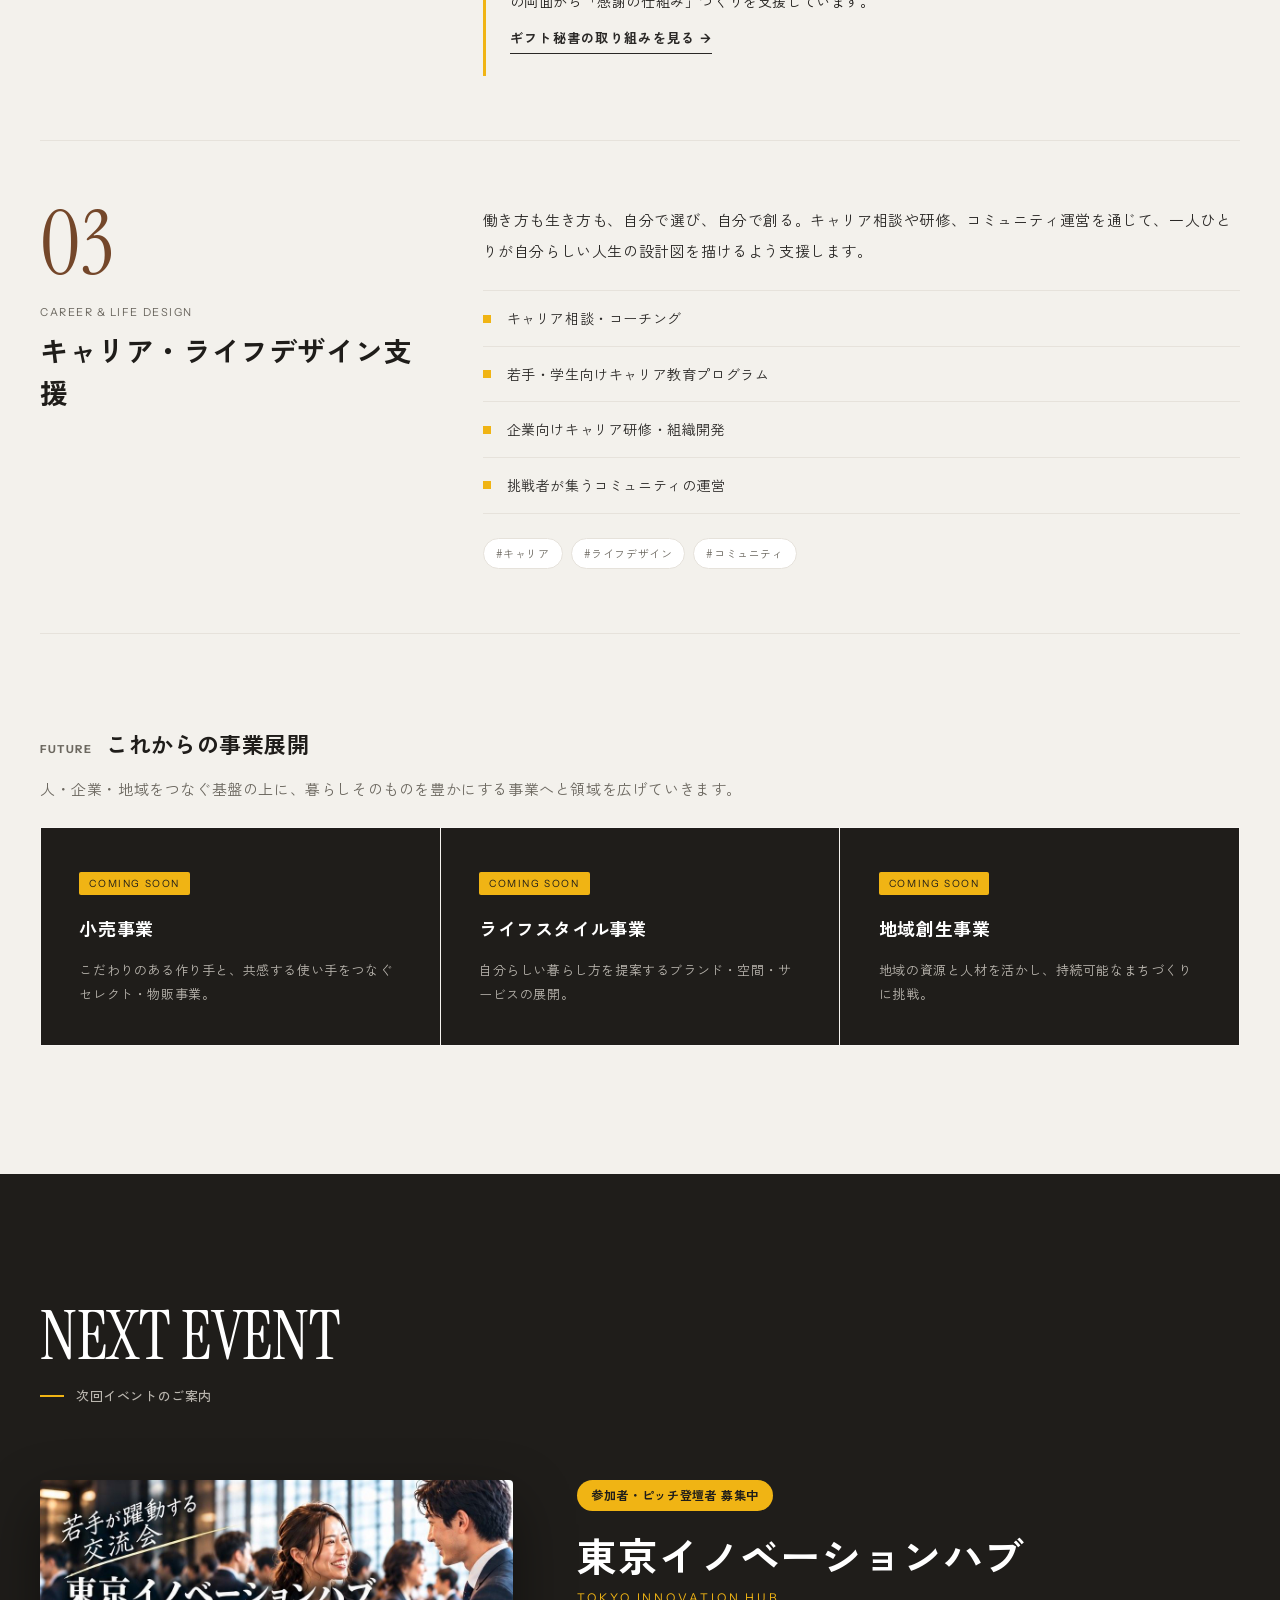
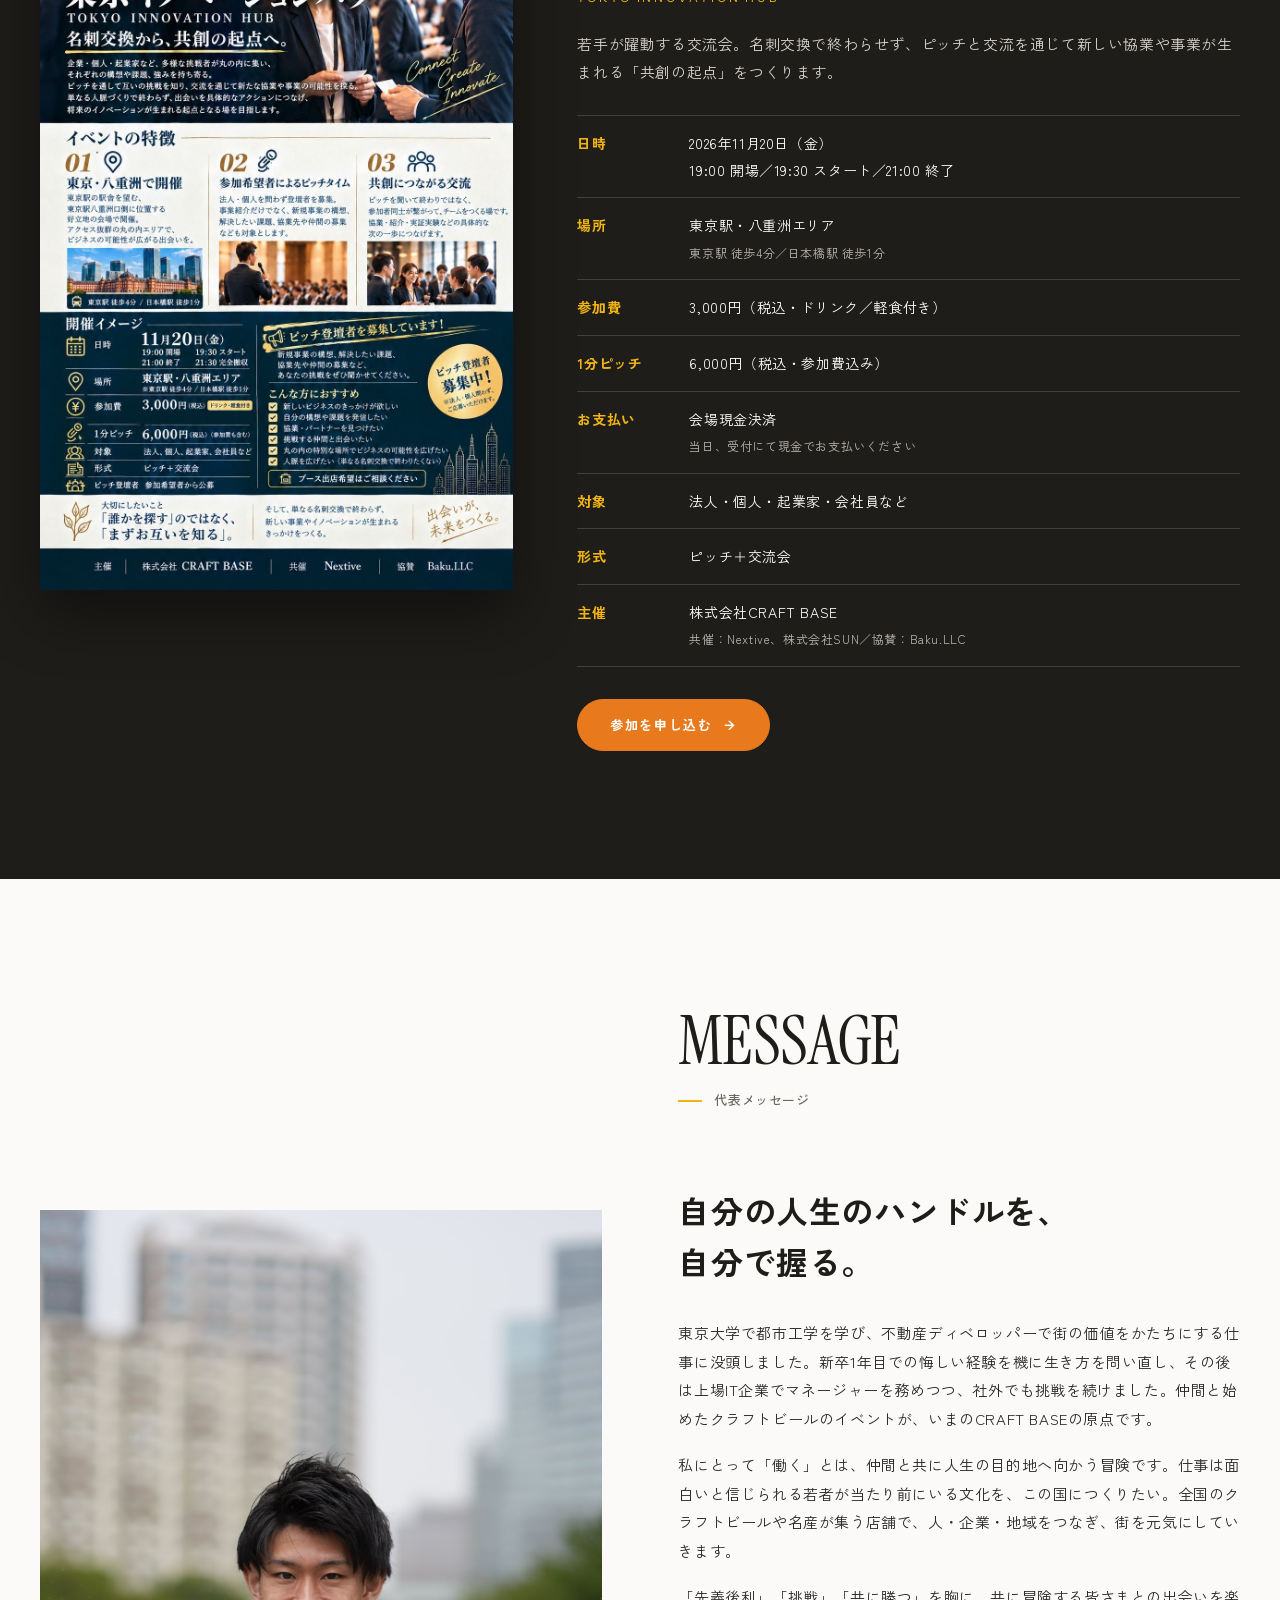
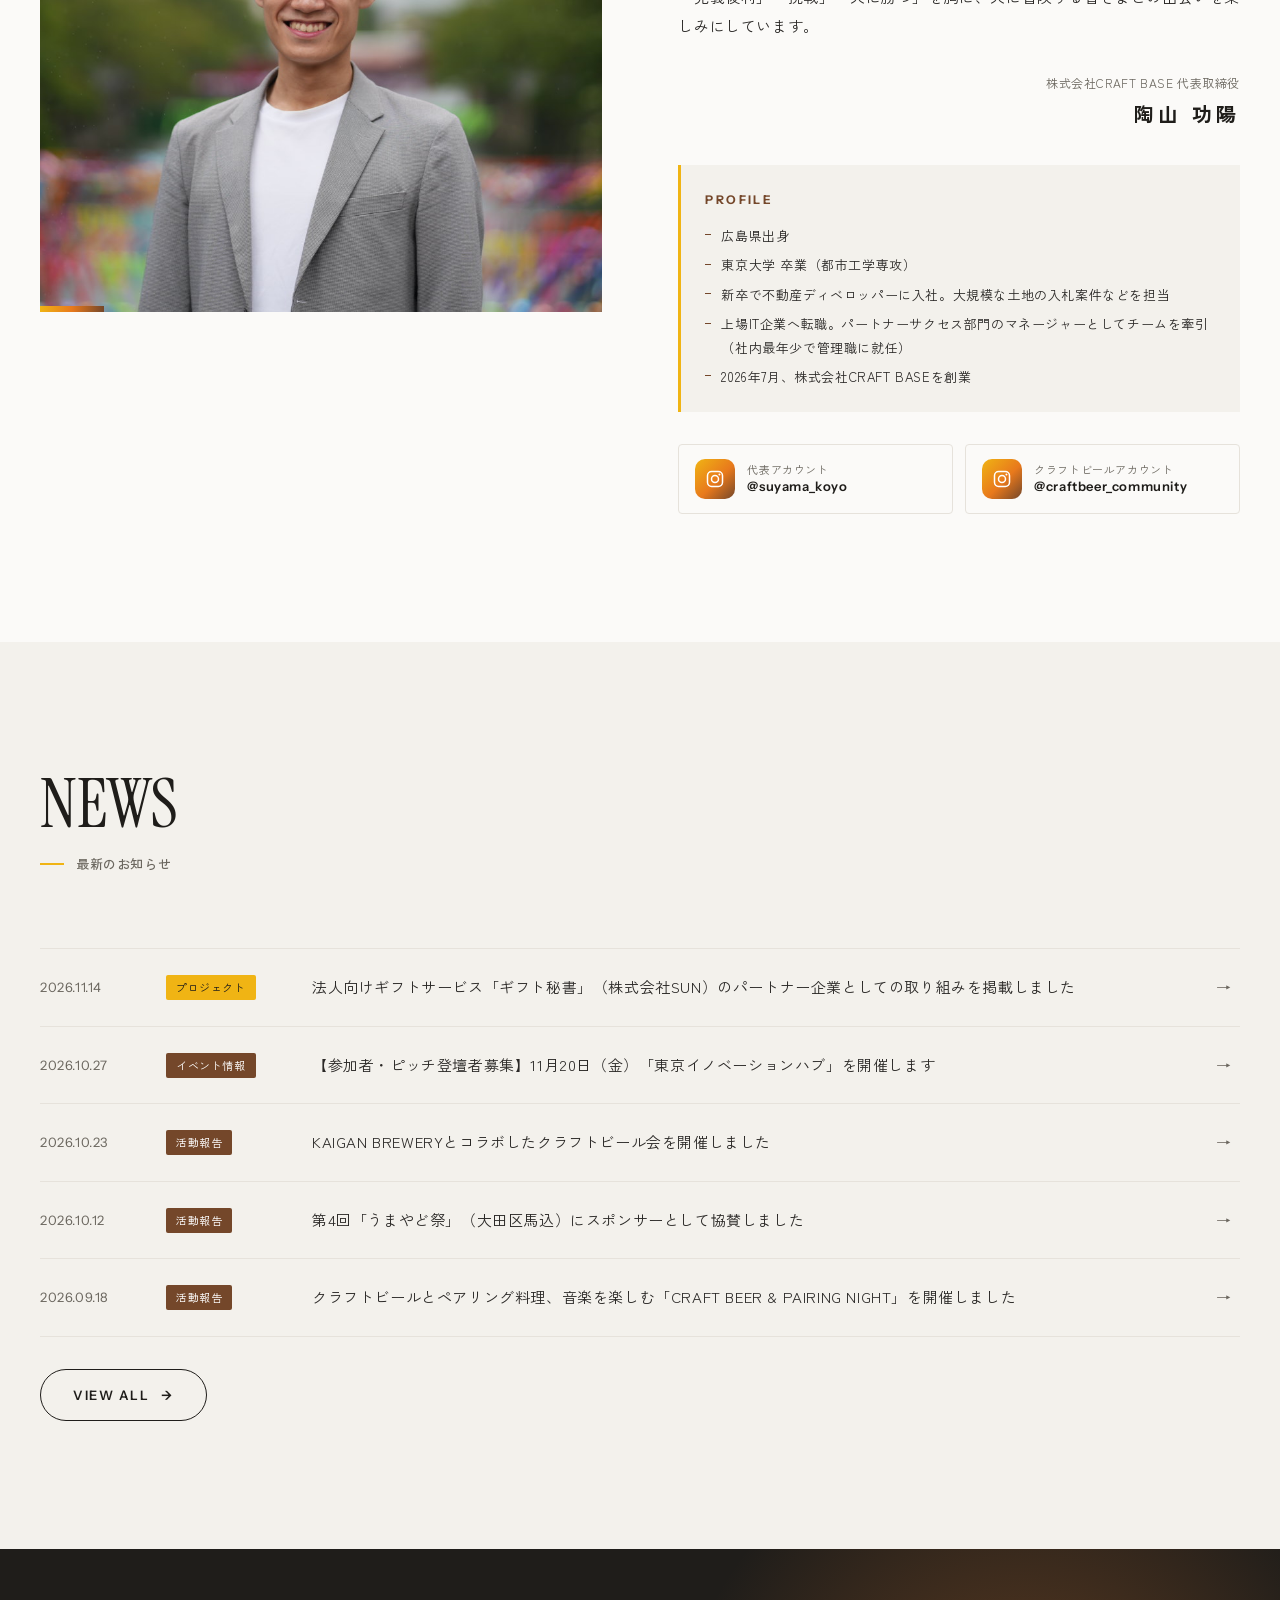
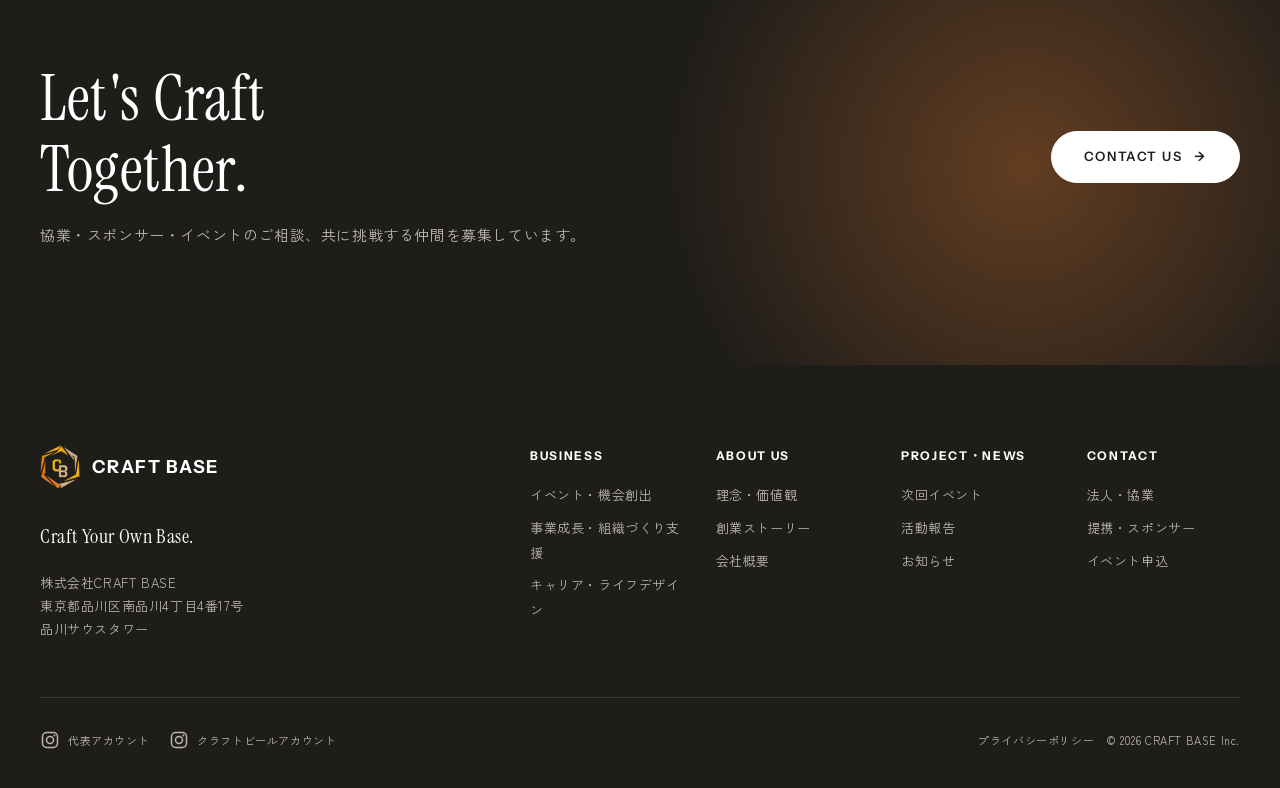
<file: business.html>
<!DOCTYPE html>
<html lang="ja">
<head>
  <meta charset="UTF-8">
  <meta name="viewport" content="width=device-width, initial-scale=1">
  <title>事業紹介 | 株式会社CRAFT BASE</title>
  <!-- 事業紹介は TOP（/#business）に統合した。古いリンク・ブックマーク用の転送ページ -->
  <meta name="robots" content="noindex">
  <link rel="canonical" href="https://craftbase.biz/#business">
  <meta http-equiv="refresh" content="0; url=/#business">
  <script>location.replace('/' + (location.hash || '#business'));</script>
</head>
<body>
  <p>事業紹介はトップページに移動しました。自動で移動しない場合は<a href="/#business">こちら</a>をご覧ください。</p>
</body>
</html>
</file>
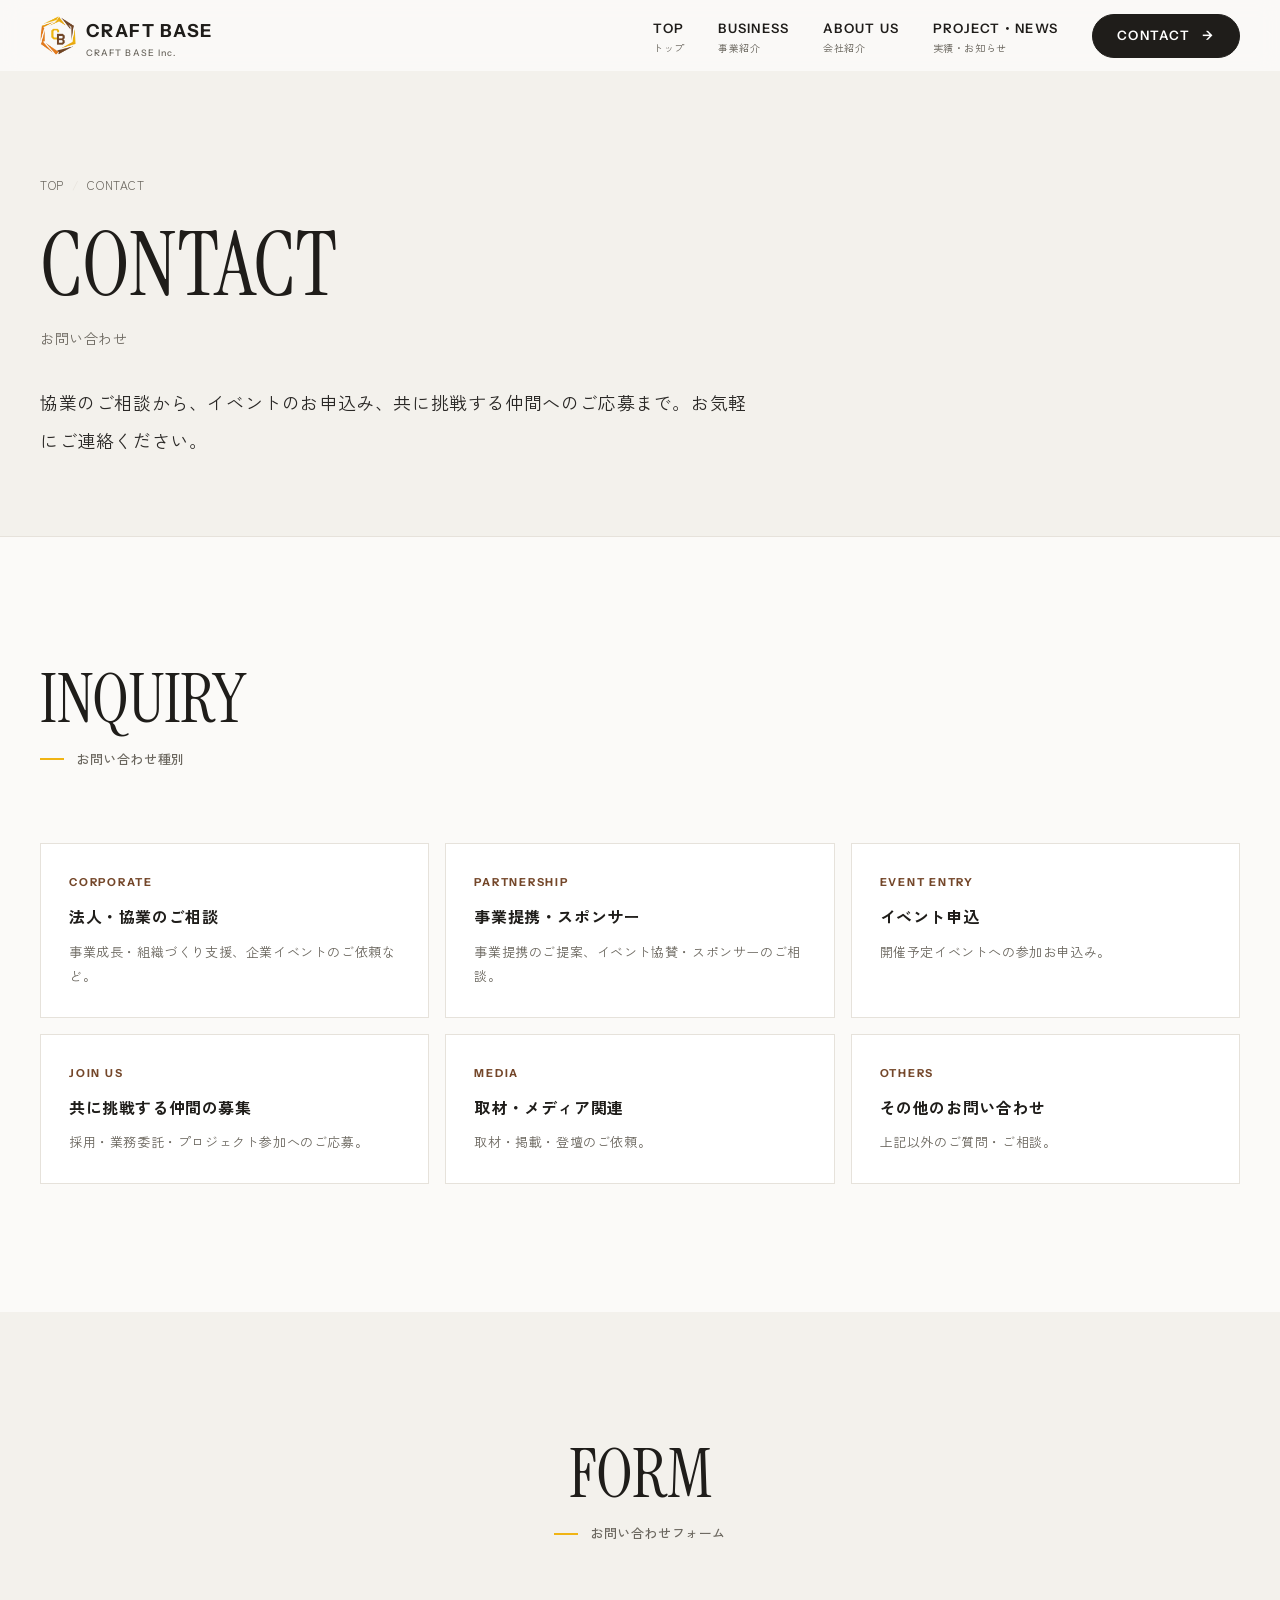
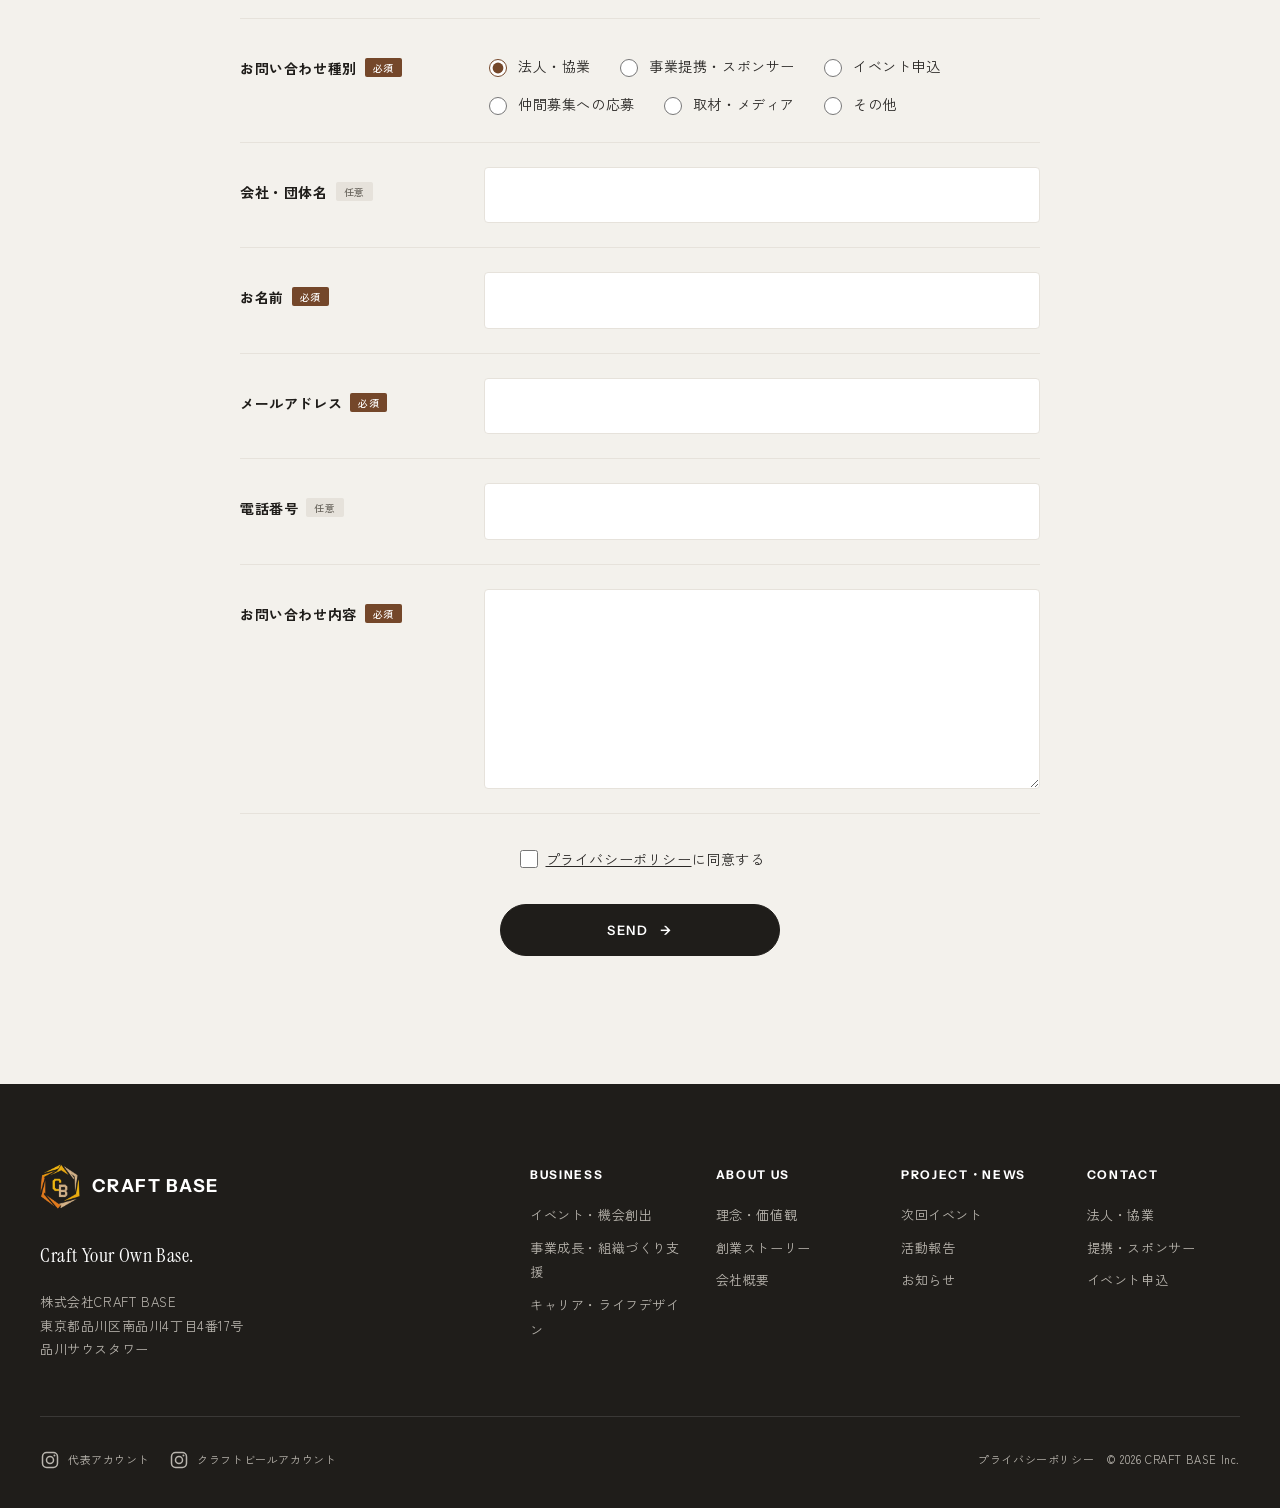
<file: contact.html>
<!DOCTYPE html>
<html lang="ja">
<head>
  <meta charset="UTF-8">
  <meta name="viewport" content="width=device-width, initial-scale=1">
  <title>CONTACT お問い合わせ | 株式会社CRAFT BASE</title>
  <meta name="description" content="株式会社CRAFT BASEへのお問い合わせ。法人・協業・イベント関連のご相談、事業提携・スポンサー、仲間募集、イベント申込はこちらから。">
  <link rel="canonical" href="https://craftbase.biz/contact.html">
  <meta property="og:type" content="article">
  <meta property="og:site_name" content="株式会社CRAFT BASE">
  <meta property="og:title" content="CONTACT お問い合わせ | 株式会社CRAFT BASE">
  <meta property="og:url" content="https://craftbase.biz/contact.html">
  <meta property="og:image" content="https://craftbase.biz/assets/img/ogp.jpg">
  <link rel="preconnect" href="https://fonts.googleapis.com">
  <link rel="preconnect" href="https://fonts.gstatic.com" crossorigin>
  <link href="https://fonts.googleapis.com/css2?family=Instrument+Serif:ital@0;1&family=Instrument+Sans:wght@400;500;600;700&family=Zen+Kaku+Gothic+New:wght@400;500;700&display=swap" rel="stylesheet">
  <link rel="icon" href="assets/img/logo-mark.png" type="image/png">
  <link rel="apple-touch-icon" href="assets/img/logo-mark.png">
  <link rel="stylesheet" href="assets/css/style.css">
</head>
<body>

  <!-- ===== Header ===== -->
  <header class="header">
    <div class="container header__inner">
      <a href="index.html" class="logo" aria-label="株式会社CRAFT BASE トップへ">
        <img class="logo__mark" src="assets/img/logo-mark.png" alt="" width="40" height="44">
        <span>CRAFT BASE<small>CRAFT BASE Inc.</small></span>
      </a>
      <button class="menu-btn" type="button" aria-controls="gnav" aria-expanded="false" aria-label="メニューを開く">
        <span></span><span></span><span></span>
      </button>
      <nav class="gnav" id="gnav" aria-label="グローバルナビゲーション">
        <ul class="gnav__list">
          <li><a class="gnav__link" href="index.html">TOP<span>トップ</span></a></li>
          <li><a class="gnav__link" href="index.html#business">BUSINESS<span>事業紹介</span></a></li>
          <li><a class="gnav__link" href="about.html">ABOUT US<span>会社紹介</span></a></li>
          <li><a class="gnav__link" href="news.html">PROJECT・NEWS<span>実績・お知らせ</span></a></li>
          <li class="gnav__cta"><a class="btn" href="contact.html" aria-current="page">CONTACT</a></li>
        </ul>
      </nav>
    </div>
  </header>

  <main>
    <section class="page-hero">
      <div class="container">
        <ol class="breadcrumb"><li><a href="index.html">TOP</a></li><li>CONTACT</li></ol>
        <h1 class="page-hero__en">CONTACT</h1>
        <p class="page-hero__ja">お問い合わせ</p>
        <p class="page-hero__lead lead">協業のご相談から、イベントのお申込み、共に挑戦する仲間へのご応募まで。お気軽にご連絡ください。</p>
      </div>
    </section>

    <!-- Contact types -->
    <section class="section" id="types">
      <div class="container">
        <div class="section-head reveal">
          <span class="section-head__en">INQUIRY</span>
          <span class="section-head__ja">お問い合わせ種別</span>
        </div>
        <div class="contact-types">
          <a class="contact-type reveal" href="?type=corporate#form">
            <p class="contact-type__label">CORPORATE</p>
            <h3 class="contact-type__title">法人・協業のご相談</h3>
            <p class="contact-type__text">事業成長・組織づくり支援、企業イベントのご依頼など。</p>
          </a>
          <a class="contact-type reveal" href="?type=partner#form">
            <p class="contact-type__label">PARTNERSHIP</p>
            <h3 class="contact-type__title">事業提携・スポンサー</h3>
            <p class="contact-type__text">事業提携のご提案、イベント協賛・スポンサーのご相談。</p>
          </a>
          <a class="contact-type reveal" href="?type=event#form">
            <p class="contact-type__label">EVENT ENTRY</p>
            <h3 class="contact-type__title">イベント申込</h3>
            <p class="contact-type__text">開催予定イベントへの参加お申込み。</p>
          </a>
          <a class="contact-type reveal" href="?type=recruit#form">
            <p class="contact-type__label">JOIN US</p>
            <h3 class="contact-type__title">共に挑戦する仲間の募集</h3>
            <p class="contact-type__text">採用・業務委託・プロジェクト参加へのご応募。</p>
          </a>
          <a class="contact-type reveal" href="?type=media#form">
            <p class="contact-type__label">MEDIA</p>
            <h3 class="contact-type__title">取材・メディア関連</h3>
            <p class="contact-type__text">取材・掲載・登壇のご依頼。</p>
          </a>
          <a class="contact-type reveal" href="?type=other#form">
            <p class="contact-type__label">OTHERS</p>
            <h3 class="contact-type__title">その他のお問い合わせ</h3>
            <p class="contact-type__text">上記以外のご質問・ご相談。</p>
          </a>
        </div>
      </div>
    </section>

    <!-- Form -->
    <section class="section section--paper" id="form">
      <div class="container">
        <div class="section-head section-head--center reveal">
          <span class="section-head__en">FORM</span>
          <span class="section-head__ja">お問い合わせフォーム</span>
        </div>
        <!--
          ※ 送信先は未設定です。サーバー設置時に action を
             PHP（例: send.php）またはフォームサービスのURLに差し替えてください。
        -->
        <form class="form reveal" action="#" method="post">
          <div class="form__row">
            <p class="form__label" id="label-type">お問い合わせ種別<span class="req">必須</span></p>
            <div class="form__radios" role="radiogroup" aria-labelledby="label-type">
              <label><input type="radio" name="type" value="corporate" required checked>法人・協業</label>
              <label><input type="radio" name="type" value="partner">事業提携・スポンサー</label>
              <label><input type="radio" name="type" value="event">イベント申込</label>
              <label><input type="radio" name="type" value="recruit">仲間募集への応募</label>
              <label><input type="radio" name="type" value="media">取材・メディア</label>
              <label><input type="radio" name="type" value="other">その他</label>
            </div>
          </div>

          <!-- イベント申込選択時のみ表示 -->
          <div class="form__row form__conditional" hidden>
            <label class="form__label" for="f-event">参加イベント<span class="req">必須</span></label>
            <select id="f-event" name="event" required>
              <option value="">選択してください</option>
              <option>2026.11.20 東京イノベーションハブ（一般参加）</option>
              <option>2026.11.20 東京イノベーションハブ（1分ピッチ登壇）</option>
            </select>
          </div>
          <div class="form__row form__conditional" hidden>
            <label class="form__label" for="f-people">参加人数<span class="req">必須</span></label>
            <input id="f-people" type="number" name="people" min="1" max="20" value="1" required>
          </div>

          <div class="form__row">
            <label class="form__label" for="f-company">会社・団体名<span class="opt">任意</span></label>
            <input id="f-company" type="text" name="company" autocomplete="organization">
          </div>
          <div class="form__row">
            <label class="form__label" for="f-name">お名前<span class="req">必須</span></label>
            <input id="f-name" type="text" name="name" autocomplete="name" required>
          </div>
          <div class="form__row">
            <label class="form__label" for="f-email">メールアドレス<span class="req">必須</span></label>
            <input id="f-email" type="email" name="email" autocomplete="email" required>
          </div>
          <div class="form__row">
            <label class="form__label" for="f-tel">電話番号<span class="opt">任意</span></label>
            <input id="f-tel" type="tel" name="tel" autocomplete="tel">
          </div>
          <div class="form__row">
            <label class="form__label" for="f-message">お問い合わせ内容<span class="req">必須</span></label>
            <textarea id="f-message" name="message" required></textarea>
          </div>

          <p class="form__privacy">
            <label><input type="checkbox" name="privacy" required><a href="privacy.html" target="_blank" rel="noopener">プライバシーポリシー</a>に同意する</label>
          </p>
          <div class="form__submit">
            <button class="btn" type="submit">SEND</button>
          </div>
        </form>
      </div>
    </section>
  </main>

  <!-- ===== Footer ===== -->
  <footer class="footer">
    <div class="container">
      <div class="footer__top">
        <div>
          <a href="index.html" class="logo"><img class="logo__mark" src="assets/img/logo-mark-light.png" alt="" width="40" height="44"><span>CRAFT BASE</span></a>
          <p class="footer__tagline">Craft Your Own Base.</p>
          <address class="footer__address">株式会社CRAFT BASE<br>東京都品川区南品川4丁目4番17号<br>品川サウスタワー</address>
        </div>
        <nav class="footer__nav" aria-label="フッターナビゲーション">
          <div>
            <p class="footer__nav-title">BUSINESS</p>
            <ul>
              <li><a href="index.html#event">イベント・機会創出</a></li>
              <li><a href="index.html#growth">事業成長・組織づくり支援</a></li>
              <li><a href="index.html#career">キャリア・ライフデザイン</a></li>
            </ul>
          </div>
          <div>
            <p class="footer__nav-title">ABOUT US</p>
            <ul>
              <li><a href="about.html#philosophy">理念・価値観</a></li>
              <li><a href="about.html#story">創業ストーリー</a></li>
              <li><a href="about.html#company">会社概要</a></li>
            </ul>
          </div>
          <div>
            <p class="footer__nav-title">PROJECT・NEWS</p>
            <ul>
              <li><a href="news.html#next-event">次回イベント</a></li><li><a href="news.html#report">活動報告</a></li>
              <li><a href="news.html#news">お知らせ</a></li>
            </ul>
          </div>
          <div>
            <p class="footer__nav-title">CONTACT</p>
            <ul>
              <li><a href="contact.html?type=corporate#form">法人・協業</a></li>
              <li><a href="contact.html?type=partner#form">提携・スポンサー</a></li>
              <li><a href="contact.html?type=event#form">イベント申込</a></li>
            </ul>
          </div>
        </nav>
      </div>
      <div class="footer__bottom">
        <ul class="sns"><li><a class="sns__link" href="https://www.instagram.com/suyama_koyo/" target="_blank" rel="noopener" aria-label="代表アカウント @suyama_koyo（Instagram）"><svg viewBox="0 0 24 24" aria-hidden="true"><rect x="3" y="3" width="18" height="18" rx="5" fill="none" stroke="currentColor" stroke-width="1.8"/><circle cx="12" cy="12" r="4.2" fill="none" stroke="currentColor" stroke-width="1.8"/><circle cx="17.3" cy="6.7" r="1.2" fill="currentColor"/></svg><span>代表アカウント</span></a></li><li><a class="sns__link" href="https://www.instagram.com/craftbeer_community/" target="_blank" rel="noopener" aria-label="クラフトビールアカウント @craftbeer_community（Instagram）"><svg viewBox="0 0 24 24" aria-hidden="true"><rect x="3" y="3" width="18" height="18" rx="5" fill="none" stroke="currentColor" stroke-width="1.8"/><circle cx="12" cy="12" r="4.2" fill="none" stroke="currentColor" stroke-width="1.8"/><circle cx="17.3" cy="6.7" r="1.2" fill="currentColor"/></svg><span>クラフトビールアカウント</span></a></li></ul>
        <p><a href="privacy.html">プライバシーポリシー</a>　&copy; <span data-year>2026</span> CRAFT BASE Inc.</p>
      </div>
    </div>
  </footer>

  <script src="assets/js/attribution.js"></script>
  <script src="assets/js/main.js"></script>
</body>
</html>
</file>
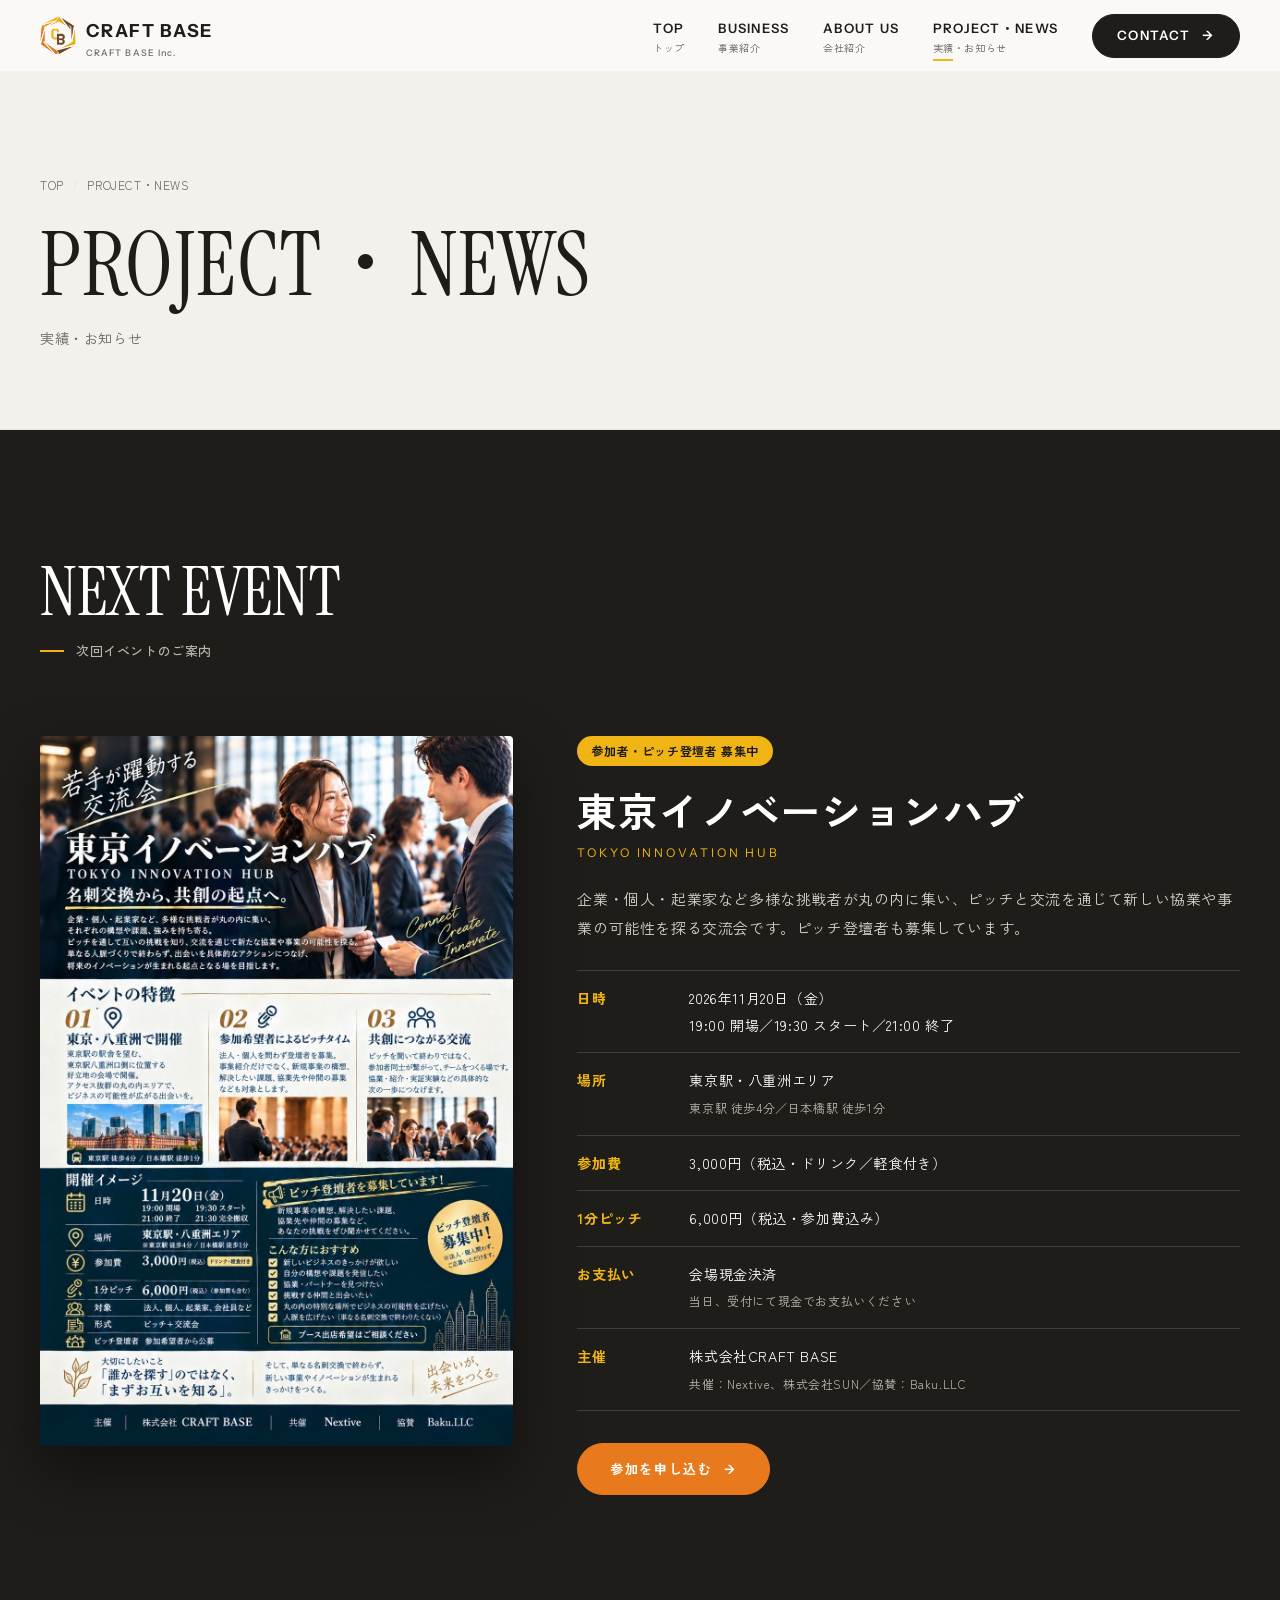
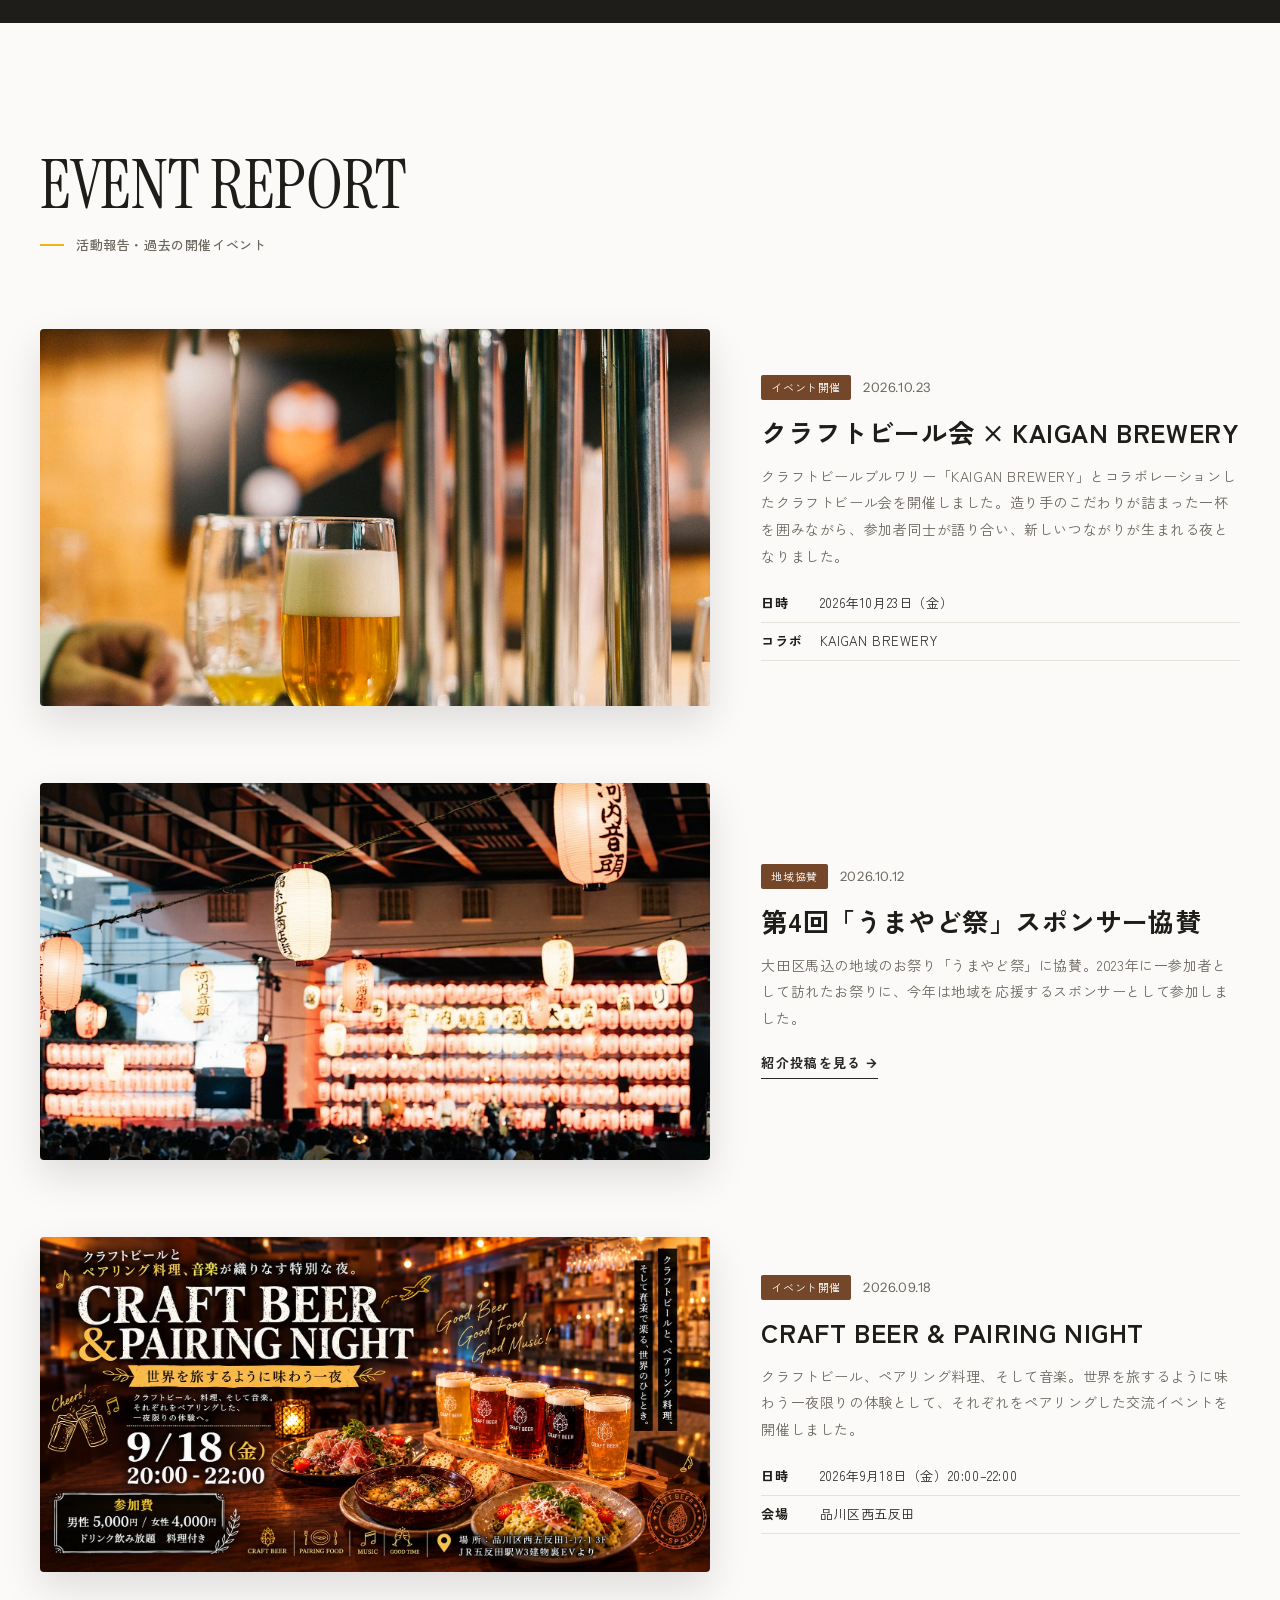
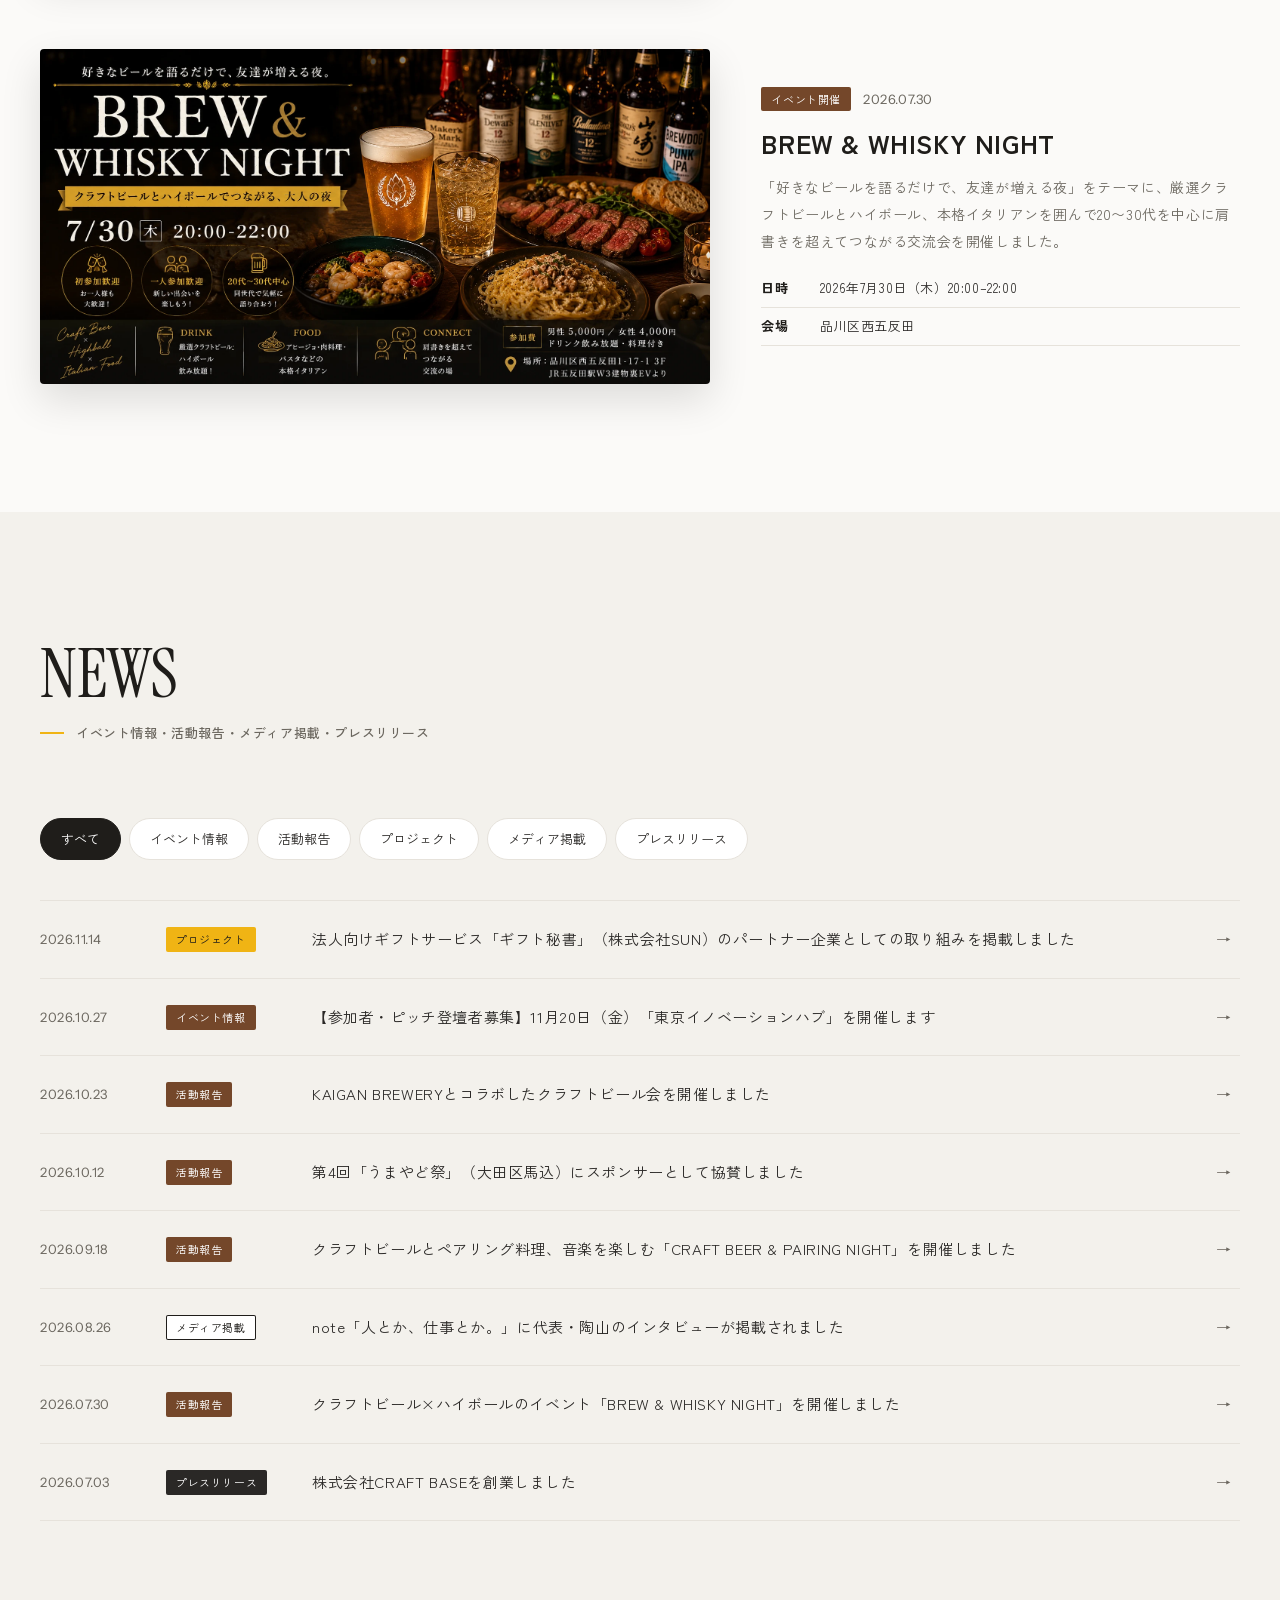
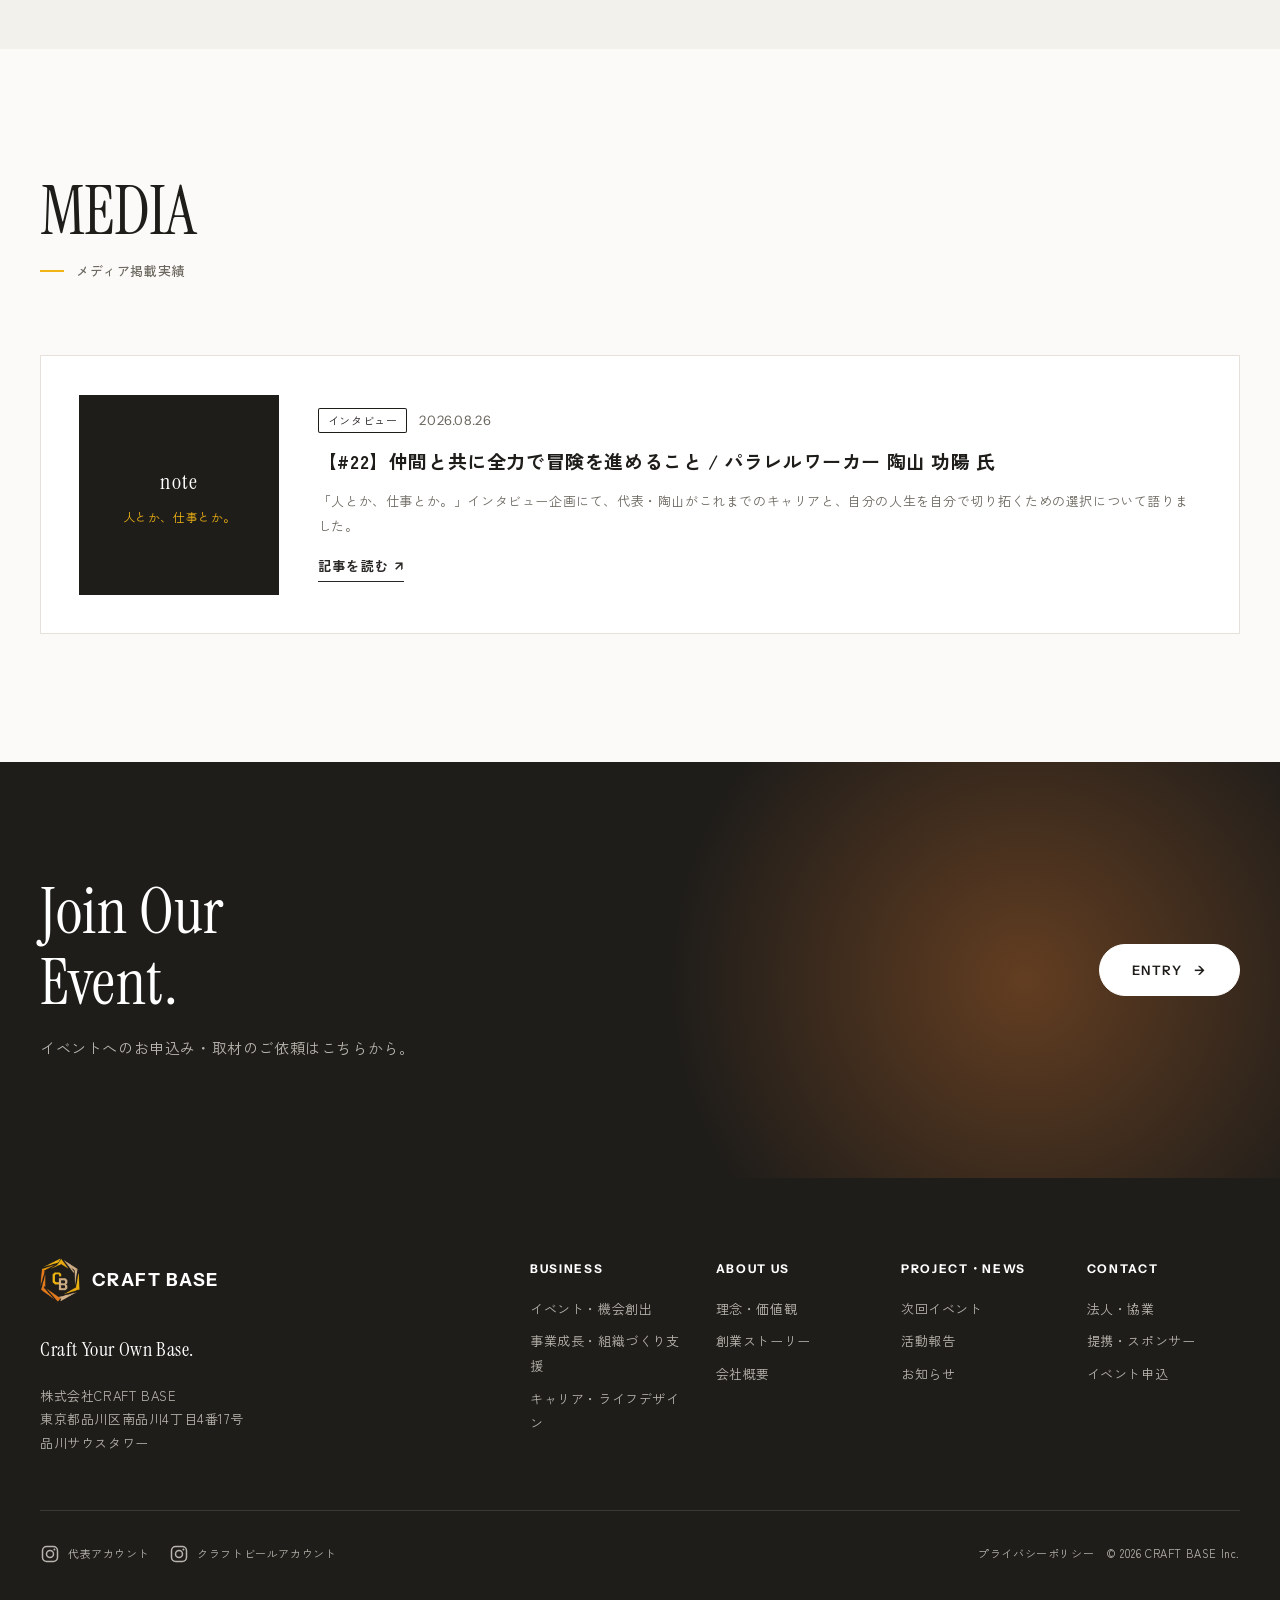
<file: news.html>
<!DOCTYPE html>
<html lang="ja">
<head>
  <meta charset="UTF-8">
  <meta name="viewport" content="width=device-width, initial-scale=1">
  <title>PROJECT・NEWS 実績・お知らせ | 株式会社CRAFT BASE</title>
  <meta name="description" content="株式会社CRAFT BASEのプロジェクト事例・イベント開催実績・企業との協業、イベント情報・活動報告・プレスリリースをお届けします。">
  <link rel="canonical" href="https://craftbase.biz/news.html">
  <meta property="og:type" content="article">
  <meta property="og:site_name" content="株式会社CRAFT BASE">
  <meta property="og:title" content="PROJECT・NEWS 実績・お知らせ | 株式会社CRAFT BASE">
  <meta property="og:url" content="https://craftbase.biz/news.html">
  <meta property="og:image" content="https://craftbase.biz/assets/img/ogp.jpg">
  <link rel="preconnect" href="https://fonts.googleapis.com">
  <link rel="preconnect" href="https://fonts.gstatic.com" crossorigin>
  <link href="https://fonts.googleapis.com/css2?family=Instrument+Serif:ital@0;1&family=Instrument+Sans:wght@400;500;600;700&family=Zen+Kaku+Gothic+New:wght@400;500;700&display=swap" rel="stylesheet">
  <link rel="icon" href="assets/img/logo-mark.png" type="image/png">
  <link rel="apple-touch-icon" href="assets/img/logo-mark.png">
  <link rel="stylesheet" href="assets/css/style.css">
</head>
<body>

  <!-- ===== Header ===== -->
  <header class="header">
    <div class="container header__inner">
      <a href="index.html" class="logo" aria-label="株式会社CRAFT BASE トップへ">
        <img class="logo__mark" src="assets/img/logo-mark.png" alt="" width="40" height="44">
        <span>CRAFT BASE<small>CRAFT BASE Inc.</small></span>
      </a>
      <button class="menu-btn" type="button" aria-controls="gnav" aria-expanded="false" aria-label="メニューを開く">
        <span></span><span></span><span></span>
      </button>
      <nav class="gnav" id="gnav" aria-label="グローバルナビゲーション">
        <ul class="gnav__list">
          <li><a class="gnav__link" href="index.html">TOP<span>トップ</span></a></li>
          <li><a class="gnav__link" href="index.html#business">BUSINESS<span>事業紹介</span></a></li>
          <li><a class="gnav__link" href="about.html">ABOUT US<span>会社紹介</span></a></li>
          <li><a class="gnav__link" href="news.html" aria-current="page">PROJECT・NEWS<span>実績・お知らせ</span></a></li>
          <li class="gnav__cta"><a class="btn" href="contact.html">CONTACT</a></li>
        </ul>
      </nav>
    </div>
  </header>

  <main>
    <section class="page-hero">
      <div class="container">
        <ol class="breadcrumb"><li><a href="index.html">TOP</a></li><li>PROJECT・NEWS</li></ol>
        <h1 class="page-hero__en">PROJECT・NEWS</h1>
        <p class="page-hero__ja">実績・お知らせ</p>
      </div>
    </section>

    <!-- Next Event -->
    <section class="section section--dark" id="next-event">
      <div class="container">
        <div class="section-head reveal">
          <span class="section-head__en">NEXT EVENT</span>
          <span class="section-head__ja">次回イベントのご案内</span>
        </div>
        <div class="event-feature reveal">
          <a class="event-feature__flyer" href="assets/img/event-tokyo-innovation-hub.jpg" target="_blank" rel="noopener">
            <img src="assets/img/event-tokyo-innovation-hub.jpg" alt="東京イノベーションハブ 告知チラシ（11月20日開催）" width="1024" height="1536" loading="lazy">
          </a>
          <div class="event-feature__body">
            <p class="event-feature__badge">参加者・ピッチ登壇者 募集中</p>
            <h2 class="event-feature__title">東京イノベーションハブ</h2>
            <p class="event-feature__en">TOKYO INNOVATION HUB</p>
            <p class="event-feature__lead">企業・個人・起業家など多様な挑戦者が丸の内に集い、ピッチと交流を通じて新しい協業や事業の可能性を探る交流会です。ピッチ登壇者も募集しています。</p>
            <dl class="event-info">
              <div><dt>日時</dt><dd>2026年11月20日（金）<br>19:00 開場／19:30 スタート／21:00 終了</dd></div>
              <div><dt>場所</dt><dd>東京駅・八重洲エリア<br><small>東京駅 徒歩4分／日本橋駅 徒歩1分</small></dd></div>
              <div><dt>参加費</dt><dd>3,000円（税込・ドリンク／軽食付き）</dd></div>
              <div><dt>1分ピッチ</dt><dd>6,000円（税込・参加費込み）</dd></div>
              <div><dt>お支払い</dt><dd>会場現金決済<br><small>当日、受付にて現金でお支払いください</small></dd></div>
              <div><dt>主催</dt><dd>株式会社CRAFT BASE<br><small>共催：Nextive、株式会社SUN／協賛：Baku.LLC</small></dd></div>
            </dl>
            <div class="event-feature__actions">
              <a class="btn btn--accent" href="/events/tokyo-innovation-hub/?ref=news_next_event">参加を申し込む</a>
            </div>
          </div>
        </div>
      </div>
    </section>

    <!-- Event report -->
    <section class="section" id="report">
      <div class="container">
        <div class="section-head reveal">
          <span class="section-head__en">EVENT REPORT</span>
          <span class="section-head__ja">活動報告・過去の開催イベント</span>
        </div>

        <article class="report-card reveal">
          <a class="report-card__media" href="https://www.instagram.com/craftbeer_community/" target="_blank" rel="noopener">
            <div class="ph ph--wide"><img src="assets/img/report-craftbeer-kaigan.jpg" alt="クラフトビールのタップ（イメージ）" loading="lazy"></div>
          </a>
          <div>
            <div class="project-card__meta" style="margin-top:0"><span class="cat cat--event">イベント開催</span><time class="news-item__date" datetime="2026-10-23">2026.10.23</time></div>
            <h3 class="report-card__title">クラフトビール会 × KAIGAN BREWERY</h3>
            <p class="report-card__text">クラフトビールブルワリー「KAIGAN BREWERY」とコラボレーションしたクラフトビール会を開催しました。造り手のこだわりが詰まった一杯を囲みながら、参加者同士が語り合い、新しいつながりが生まれる夜となりました。</p>
            <ul class="report-card__facts">
              <li><span>日時</span>2026年10月23日（金）</li>
              <li><span>コラボ</span>KAIGAN BREWERY</li>
            </ul>
          </div>
        </article>

        <article class="report-card reveal">
          <a class="report-card__media" href="https://www.instagram.com/p/DeNpM0XGfl6/" target="_blank" rel="noopener">
            <div class="ph ph--wide"><img src="assets/img/project-umayadosai.jpg" alt="提灯が灯る夜のお祭り（イメージ）" loading="lazy"></div>
          </a>
          <div>
            <div class="project-card__meta" style="margin-top:0"><span class="cat cat--report">地域協賛</span><time class="news-item__date" datetime="2026-10-12">2026.10.12</time></div>
            <h3 class="report-card__title">第4回「うまやど祭」スポンサー協賛</h3>
            <p class="report-card__text">大田区馬込の地域のお祭り「うまやど祭」に協賛。2023年に一参加者として訪れたお祭りに、今年は地域を応援するスポンサーとして参加しました。</p>
            <a class="link-arrow" href="https://www.instagram.com/p/DeNpM0XGfl6/" target="_blank" rel="noopener">紹介投稿を見る</a>
          </div>
        </article>

        <article class="report-card reveal">
          <a class="report-card__media" href="assets/img/event-pairing-night.webp" target="_blank" rel="noopener">
            <img src="assets/img/event-pairing-night.webp" alt="CRAFT BEER &amp; PAIRING NIGHT 告知画像" width="1774" height="887" loading="lazy">
          </a>
          <div>
            <div class="project-card__meta" style="margin-top:0"><span class="cat cat--event">イベント開催</span><time class="news-item__date" datetime="2026-09-18">2026.09.18</time></div>
            <h3 class="report-card__title">CRAFT BEER &amp; PAIRING NIGHT</h3>
            <p class="report-card__text">クラフトビール、ペアリング料理、そして音楽。世界を旅するように味わう一夜限りの体験として、それぞれをペアリングした交流イベントを開催しました。</p>
            <ul class="report-card__facts">
              <li><span>日時</span>2026年9月18日（金）20:00–22:00</li>
              <li><span>会場</span>品川区西五反田</li>
            </ul>
          </div>
        </article>

        <article class="report-card reveal">
          <a class="report-card__media" href="assets/img/event-brew-whisky-night.webp" target="_blank" rel="noopener">
            <img src="assets/img/event-brew-whisky-night.webp" alt="BREW &amp; WHISKY NIGHT 告知画像" width="1774" height="887" loading="lazy">
          </a>
          <div>
            <div class="project-card__meta" style="margin-top:0"><span class="cat cat--event">イベント開催</span><time class="news-item__date" datetime="2026-07-30">2026.07.30</time></div>
            <h3 class="report-card__title">BREW &amp; WHISKY NIGHT</h3>
            <p class="report-card__text">「好きなビールを語るだけで、友達が増える夜」をテーマに、厳選クラフトビールとハイボール、本格イタリアンを囲んで20〜30代を中心に肩書きを超えてつながる交流会を開催しました。</p>
            <ul class="report-card__facts">
              <li><span>日時</span>2026年7月30日（木）20:00–22:00</li>
              <li><span>会場</span>品川区西五反田</li>
            </ul>
          </div>
        </article>
      </div>
    </section>

    <!-- News -->
    <section class="section section--paper" id="news">
      <div class="container">
        <div class="section-head reveal">
          <span class="section-head__en">NEWS</span>
          <span class="section-head__ja">イベント情報・活動報告・メディア掲載・プレスリリース</span>
        </div>
        <div class="filter reveal" role="group" aria-label="カテゴリで絞り込み">
          <button class="filter__btn is-active" type="button" data-filter="all" aria-pressed="true">すべて</button>
          <button class="filter__btn" type="button" data-filter="event" aria-pressed="false">イベント情報</button>
          <button class="filter__btn" type="button" data-filter="report" aria-pressed="false">活動報告</button>
          <button class="filter__btn" type="button" data-filter="project" aria-pressed="false">プロジェクト</button>
          <button class="filter__btn" type="button" data-filter="media" aria-pressed="false">メディア掲載</button>
          <button class="filter__btn" type="button" data-filter="press" aria-pressed="false">プレスリリース</button>
        </div>
        <ul class="news-list reveal">
          <li class="news-item" data-cat="project"><a href="/projects/gift-secretary/"><time class="news-item__date" datetime="2026-11-14">2026.11.14</time><span class="cat cat--project">プロジェクト</span><span class="news-item__title">法人向けギフトサービス「ギフト秘書」（株式会社SUN）のパートナー企業としての取り組みを掲載しました</span></a></li>
          <li class="news-item" data-cat="event"><a href="/events/tokyo-innovation-hub/?ref=news_list"><time class="news-item__date" datetime="2026-10-27">2026.10.27</time><span class="cat cat--event">イベント情報</span><span class="news-item__title">【参加者・ピッチ登壇者募集】11月20日（金）「東京イノベーションハブ」を開催します</span></a></li>
          <li class="news-item" data-cat="report"><a href="#report"><time class="news-item__date" datetime="2026-10-23">2026.10.23</time><span class="cat cat--report">活動報告</span><span class="news-item__title">KAIGAN BREWERYとコラボしたクラフトビール会を開催しました</span></a></li>
          <li class="news-item" data-cat="report"><a href="https://www.instagram.com/p/DeNpM0XGfl6/" target="_blank" rel="noopener"><time class="news-item__date" datetime="2026-10-12">2026.10.12</time><span class="cat cat--report">活動報告</span><span class="news-item__title">第4回「うまやど祭」（大田区馬込）にスポンサーとして協賛しました</span></a></li>
          <li class="news-item" data-cat="report"><a href="#report"><time class="news-item__date" datetime="2026-09-18">2026.09.18</time><span class="cat cat--report">活動報告</span><span class="news-item__title">クラフトビールとペアリング料理、音楽を楽しむ「CRAFT BEER &amp; PAIRING NIGHT」を開催しました</span></a></li>
          <li class="news-item" data-cat="media"><a href="https://note.com/knowwork/n/n679b85e82e85" target="_blank" rel="noopener"><time class="news-item__date" datetime="2026-08-26">2026.08.26</time><span class="cat cat--media">メディア掲載</span><span class="news-item__title">note「人とか、仕事とか。」に代表・陶山のインタビューが掲載されました</span></a></li>
          <li class="news-item" data-cat="report"><a href="#report"><time class="news-item__date" datetime="2026-07-30">2026.07.30</time><span class="cat cat--report">活動報告</span><span class="news-item__title">クラフトビール×ハイボールのイベント「BREW &amp; WHISKY NIGHT」を開催しました</span></a></li>
          <li class="news-item" data-cat="press"><a href="about.html#company"><time class="news-item__date" datetime="2026-07-03">2026.07.03</time><span class="cat cat--press">プレスリリース</span><span class="news-item__title">株式会社CRAFT BASEを創業しました</span></a></li>
        </ul>
      </div>
    </section>

    <!-- Media -->
    <section class="section" id="media">
      <div class="container">
        <div class="section-head reveal">
          <span class="section-head__en">MEDIA</span>
          <span class="section-head__ja">メディア掲載実績</span>
        </div>
        <a class="media-card reveal" href="https://note.com/knowwork/n/n679b85e82e85" target="_blank" rel="noopener">
          <div class="media-card__source"><div><strong>note</strong><span>人とか、仕事とか。</span></div></div>
          <div>
            <div class="project-card__meta" style="margin-top:0"><span class="cat cat--media">インタビュー</span><time class="news-item__date" datetime="2026-08-26">2026.08.26</time></div>
            <h3 class="media-card__title">【#22】仲間と共に全力で冒険を進めること / パラレルワーカー 陶山 功陽 氏</h3>
            <p class="media-card__text">「人とか、仕事とか。」インタビュー企画にて、代表・陶山がこれまでのキャリアと、自分の人生を自分で切り拓くための選択について語りました。</p>
            <span class="link-arrow">記事を読む</span>
          </div>
        </a>
      </div>
    </section>

    <!-- ===== CTA ===== -->
    <section class="cta">
      <div class="container cta__inner">
        <div>
          <p class="cta__title">Join Our<br>Event.</p>
          <p class="cta__text">イベントへのお申込み・取材のご依頼はこちらから。</p>
        </div>
        <a class="btn btn--light" href="contact.html?type=event#form">ENTRY</a>
      </div>
    </section>
  </main>

  <!-- ===== Footer ===== -->
  <footer class="footer">
    <div class="container">
      <div class="footer__top">
        <div>
          <a href="index.html" class="logo"><img class="logo__mark" src="assets/img/logo-mark-light.png" alt="" width="40" height="44"><span>CRAFT BASE</span></a>
          <p class="footer__tagline">Craft Your Own Base.</p>
          <address class="footer__address">株式会社CRAFT BASE<br>東京都品川区南品川4丁目4番17号<br>品川サウスタワー</address>
        </div>
        <nav class="footer__nav" aria-label="フッターナビゲーション">
          <div>
            <p class="footer__nav-title">BUSINESS</p>
            <ul>
              <li><a href="index.html#event">イベント・機会創出</a></li>
              <li><a href="index.html#growth">事業成長・組織づくり支援</a></li>
              <li><a href="index.html#career">キャリア・ライフデザイン</a></li>
            </ul>
          </div>
          <div>
            <p class="footer__nav-title">ABOUT US</p>
            <ul>
              <li><a href="about.html#philosophy">理念・価値観</a></li>
              <li><a href="about.html#story">創業ストーリー</a></li>
              <li><a href="about.html#company">会社概要</a></li>
            </ul>
          </div>
          <div>
            <p class="footer__nav-title">PROJECT・NEWS</p>
            <ul>
              <li><a href="news.html#next-event">次回イベント</a></li><li><a href="news.html#report">活動報告</a></li>
              <li><a href="news.html#news">お知らせ</a></li>
            </ul>
          </div>
          <div>
            <p class="footer__nav-title">CONTACT</p>
            <ul>
              <li><a href="contact.html?type=corporate#form">法人・協業</a></li>
              <li><a href="contact.html?type=partner#form">提携・スポンサー</a></li>
              <li><a href="contact.html?type=event#form">イベント申込</a></li>
            </ul>
          </div>
        </nav>
      </div>
      <div class="footer__bottom">
        <ul class="sns"><li><a class="sns__link" href="https://www.instagram.com/suyama_koyo/" target="_blank" rel="noopener" aria-label="代表アカウント @suyama_koyo（Instagram）"><svg viewBox="0 0 24 24" aria-hidden="true"><rect x="3" y="3" width="18" height="18" rx="5" fill="none" stroke="currentColor" stroke-width="1.8"/><circle cx="12" cy="12" r="4.2" fill="none" stroke="currentColor" stroke-width="1.8"/><circle cx="17.3" cy="6.7" r="1.2" fill="currentColor"/></svg><span>代表アカウント</span></a></li><li><a class="sns__link" href="https://www.instagram.com/craftbeer_community/" target="_blank" rel="noopener" aria-label="クラフトビールアカウント @craftbeer_community（Instagram）"><svg viewBox="0 0 24 24" aria-hidden="true"><rect x="3" y="3" width="18" height="18" rx="5" fill="none" stroke="currentColor" stroke-width="1.8"/><circle cx="12" cy="12" r="4.2" fill="none" stroke="currentColor" stroke-width="1.8"/><circle cx="17.3" cy="6.7" r="1.2" fill="currentColor"/></svg><span>クラフトビールアカウント</span></a></li></ul>
        <p><a href="privacy.html">プライバシーポリシー</a>　&copy; <span data-year>2026</span> CRAFT BASE Inc.</p>
      </div>
    </div>
  </footer>

  <script src="assets/js/attribution.js"></script>
  <script src="assets/js/main.js"></script>
</body>
</html>
</file>
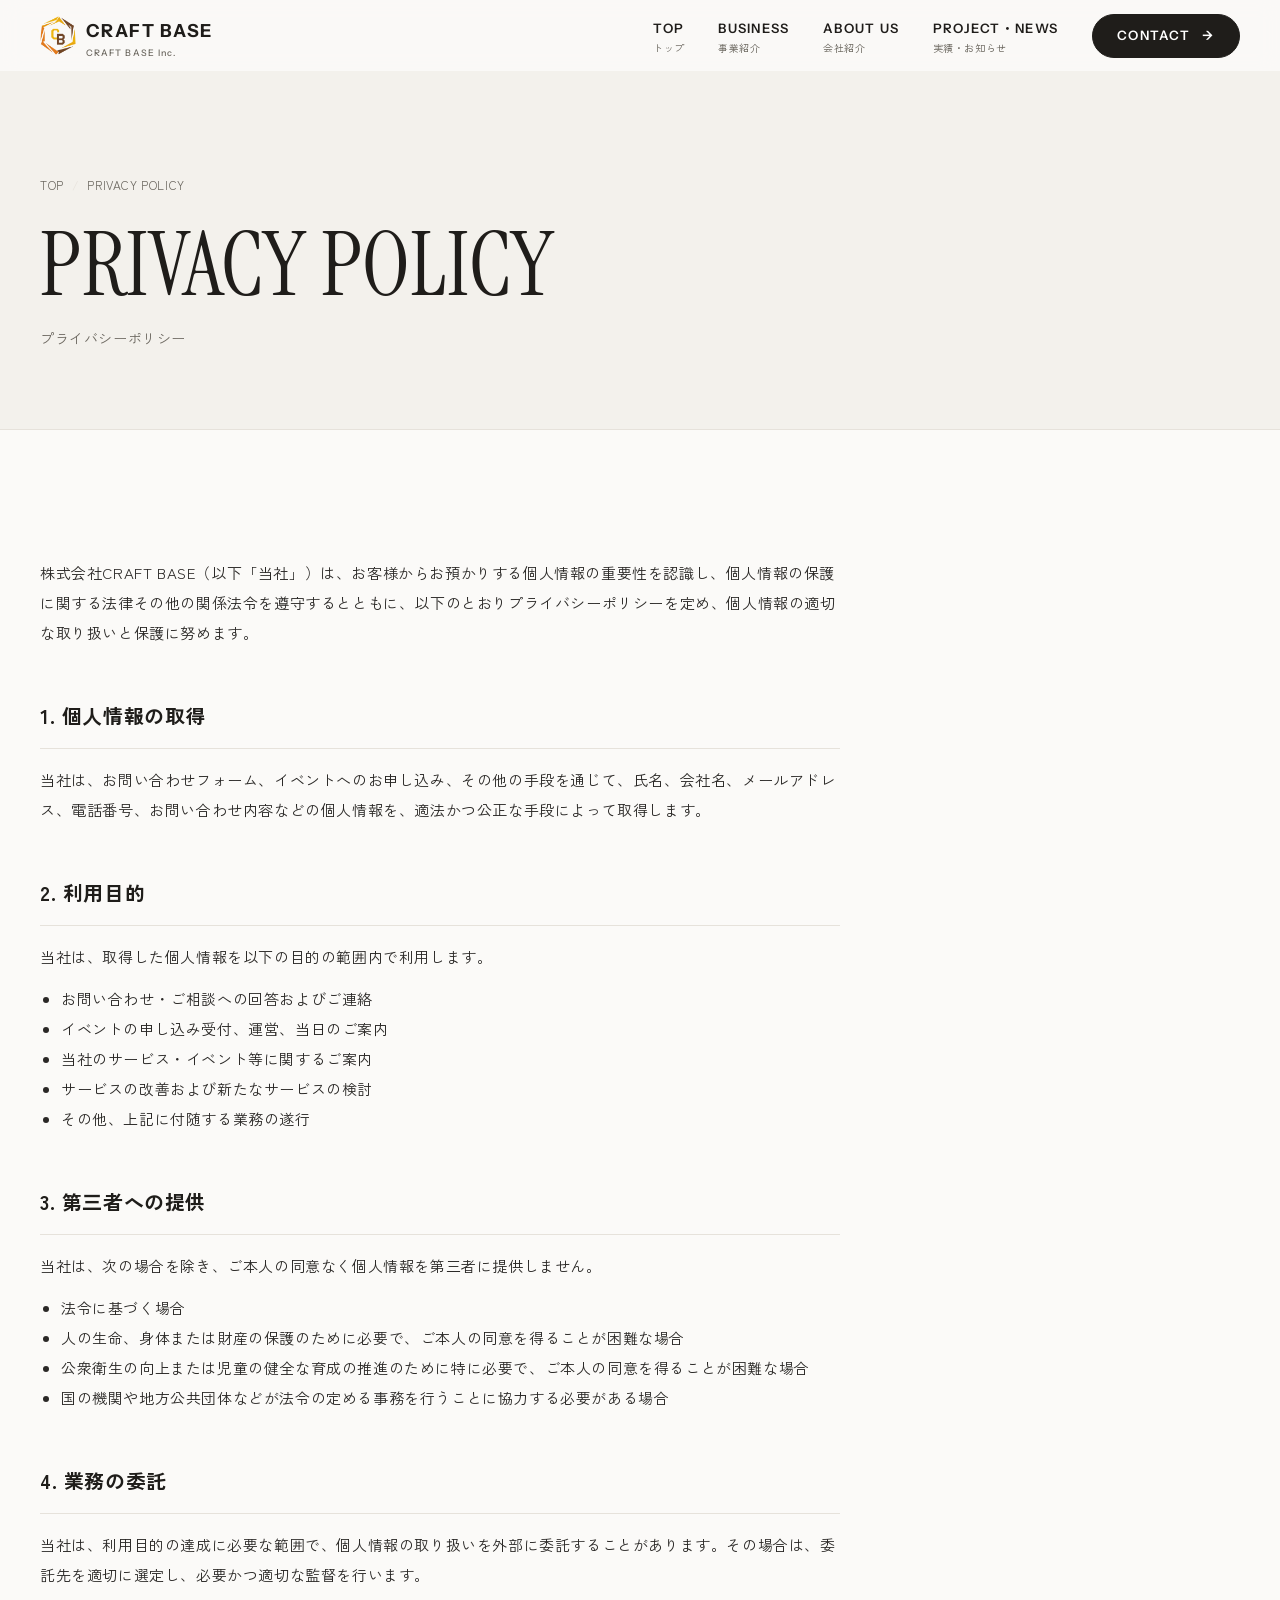
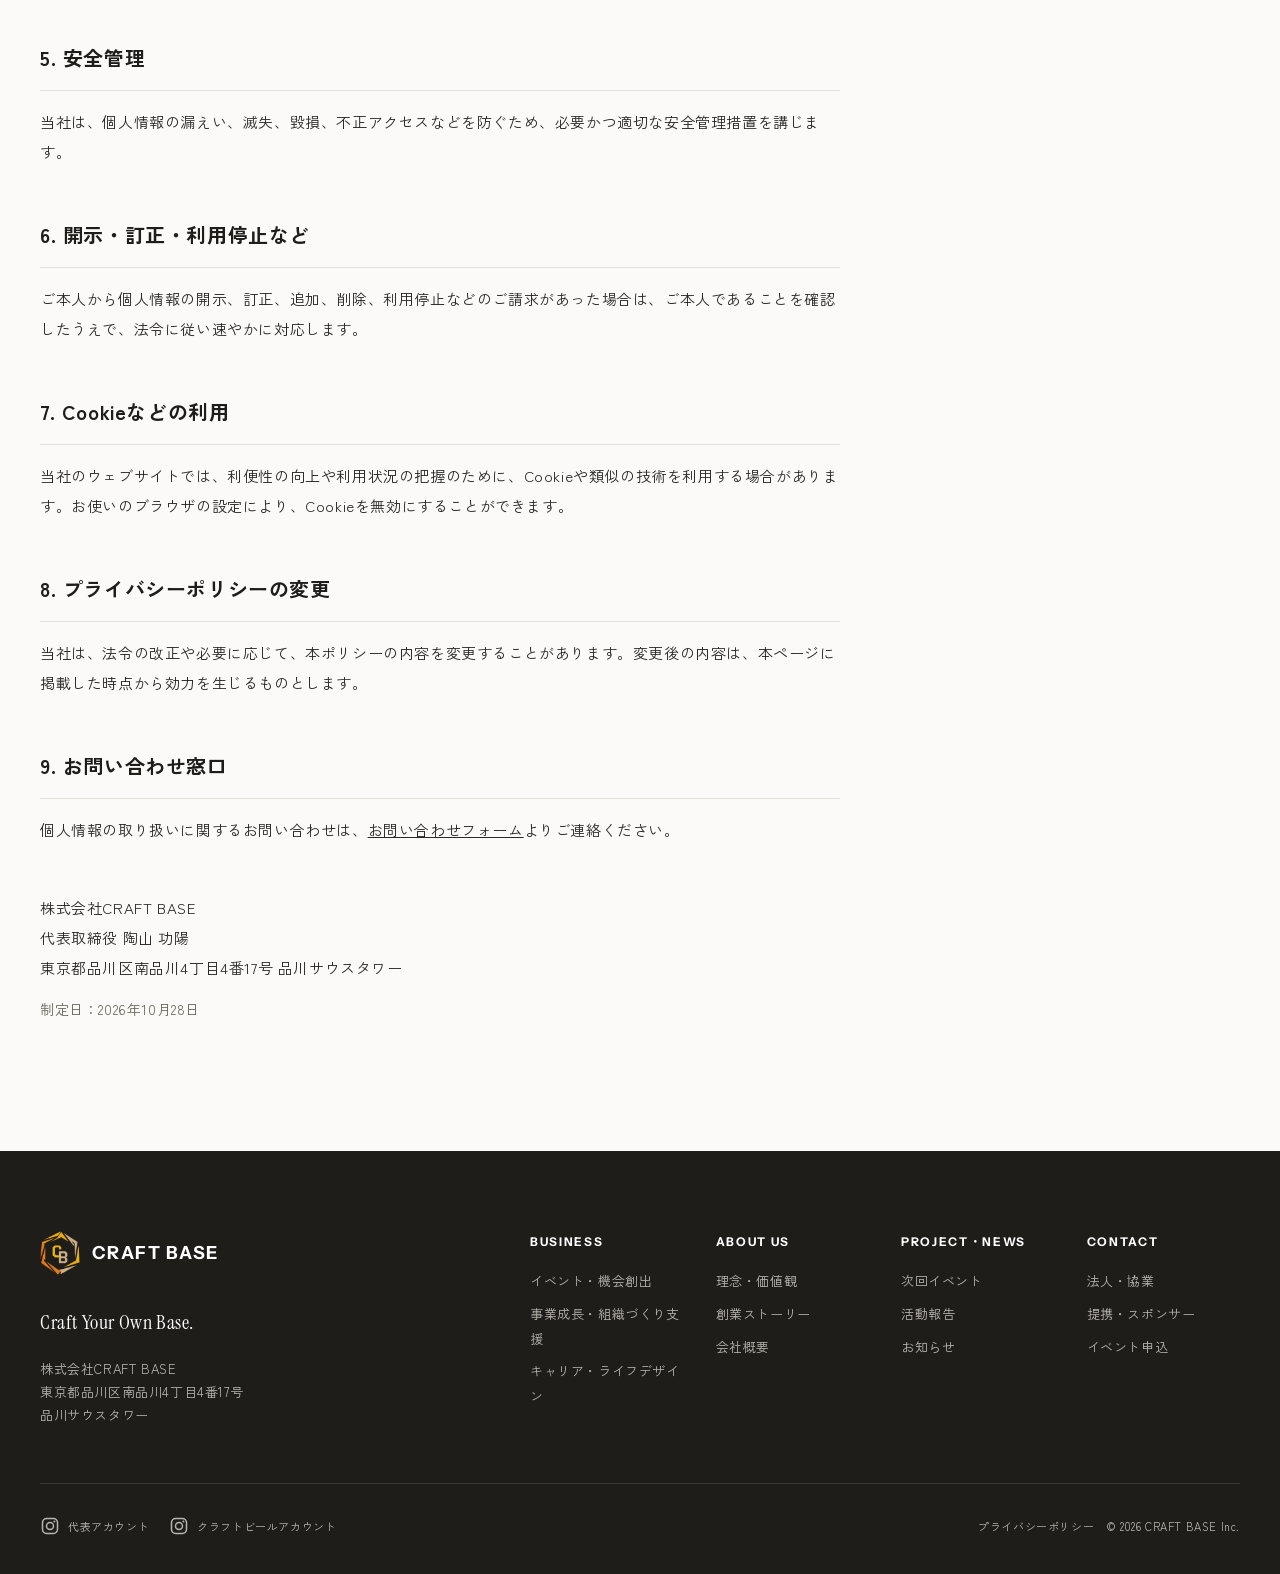
<file: privacy.html>
<!DOCTYPE html>
<html lang="ja">
<head>
  <meta charset="UTF-8">
  <meta name="viewport" content="width=device-width, initial-scale=1">
  <title>プライバシーポリシー | 株式会社CRAFT BASE</title>
  <meta name="description" content="株式会社CRAFT BASEの個人情報の取り扱いについて定めたプライバシーポリシーです。">
  <link rel="canonical" href="https://craftbase.biz/privacy.html">
  <meta property="og:type" content="article">
  <meta property="og:site_name" content="株式会社CRAFT BASE">
  <meta property="og:title" content="プライバシーポリシー | 株式会社CRAFT BASE">
  <meta property="og:url" content="https://craftbase.biz/privacy.html">
  <meta property="og:image" content="https://craftbase.biz/assets/img/ogp.jpg">
  <link rel="preconnect" href="https://fonts.googleapis.com">
  <link rel="preconnect" href="https://fonts.gstatic.com" crossorigin>
  <link href="https://fonts.googleapis.com/css2?family=Instrument+Serif:ital@0;1&family=Instrument+Sans:wght@400;500;600;700&family=Zen+Kaku+Gothic+New:wght@400;500;700&display=swap" rel="stylesheet">
  <link rel="icon" href="assets/img/logo-mark.png" type="image/png">
  <link rel="apple-touch-icon" href="assets/img/logo-mark.png">
  <link rel="stylesheet" href="assets/css/style.css">
</head>
<body>

  <!-- ===== Header ===== -->
  <header class="header">
    <div class="container header__inner">
      <a href="index.html" class="logo" aria-label="株式会社CRAFT BASE トップへ">
        <img class="logo__mark" src="assets/img/logo-mark.png" alt="" width="40" height="44">
        <span>CRAFT BASE<small>CRAFT BASE Inc.</small></span>
      </a>
      <button class="menu-btn" type="button" aria-controls="gnav" aria-expanded="false" aria-label="メニューを開く">
        <span></span><span></span><span></span>
      </button>
      <nav class="gnav" id="gnav" aria-label="グローバルナビゲーション">
        <ul class="gnav__list">
          <li><a class="gnav__link" href="index.html">TOP<span>トップ</span></a></li>
          <li><a class="gnav__link" href="index.html#business">BUSINESS<span>事業紹介</span></a></li>
          <li><a class="gnav__link" href="about.html">ABOUT US<span>会社紹介</span></a></li>
          <li><a class="gnav__link" href="news.html">PROJECT・NEWS<span>実績・お知らせ</span></a></li>
          <li class="gnav__cta"><a class="btn" href="contact.html">CONTACT</a></li>
        </ul>
      </nav>
    </div>
  </header>

  <main>
    <section class="page-hero">
      <div class="container">
        <ol class="breadcrumb"><li><a href="index.html">TOP</a></li><li>PRIVACY POLICY</li></ol>
        <h1 class="page-hero__en">PRIVACY POLICY</h1>
        <p class="page-hero__ja">プライバシーポリシー</p>
      </div>
    </section>

    <section class="section">
      <div class="container">
        <div class="policy">
          <p>株式会社CRAFT BASE（以下「当社」）は、お客様からお預かりする個人情報の重要性を認識し、個人情報の保護に関する法律その他の関係法令を遵守するとともに、以下のとおりプライバシーポリシーを定め、個人情報の適切な取り扱いと保護に努めます。</p>

          <h2>1. 個人情報の取得</h2>
          <p>当社は、お問い合わせフォーム、イベントへのお申し込み、その他の手段を通じて、氏名、会社名、メールアドレス、電話番号、お問い合わせ内容などの個人情報を、適法かつ公正な手段によって取得します。</p>

          <h2>2. 利用目的</h2>
          <p>当社は、取得した個人情報を以下の目的の範囲内で利用します。</p>
          <ul>
            <li>お問い合わせ・ご相談への回答およびご連絡</li>
            <li>イベントの申し込み受付、運営、当日のご案内</li>
            <li>当社のサービス・イベント等に関するご案内</li>
            <li>サービスの改善および新たなサービスの検討</li>
            <li>その他、上記に付随する業務の遂行</li>
          </ul>

          <h2>3. 第三者への提供</h2>
          <p>当社は、次の場合を除き、ご本人の同意なく個人情報を第三者に提供しません。</p>
          <ul>
            <li>法令に基づく場合</li>
            <li>人の生命、身体または財産の保護のために必要で、ご本人の同意を得ることが困難な場合</li>
            <li>公衆衛生の向上または児童の健全な育成の推進のために特に必要で、ご本人の同意を得ることが困難な場合</li>
            <li>国の機関や地方公共団体などが法令の定める事務を行うことに協力する必要がある場合</li>
          </ul>

          <h2>4. 業務の委託</h2>
          <p>当社は、利用目的の達成に必要な範囲で、個人情報の取り扱いを外部に委託することがあります。その場合は、委託先を適切に選定し、必要かつ適切な監督を行います。</p>

          <h2>5. 安全管理</h2>
          <p>当社は、個人情報の漏えい、滅失、毀損、不正アクセスなどを防ぐため、必要かつ適切な安全管理措置を講じます。</p>

          <h2>6. 開示・訂正・利用停止など</h2>
          <p>ご本人から個人情報の開示、訂正、追加、削除、利用停止などのご請求があった場合は、ご本人であることを確認したうえで、法令に従い速やかに対応します。</p>

          <h2>7. Cookieなどの利用</h2>
          <p>当社のウェブサイトでは、利便性の向上や利用状況の把握のために、Cookieや類似の技術を利用する場合があります。お使いのブラウザの設定により、Cookieを無効にすることができます。</p>

          <h2>8. プライバシーポリシーの変更</h2>
          <p>当社は、法令の改正や必要に応じて、本ポリシーの内容を変更することがあります。変更後の内容は、本ページに掲載した時点から効力を生じるものとします。</p>

          <h2>9. お問い合わせ窓口</h2>
          <p>個人情報の取り扱いに関するお問い合わせは、<a href="contact.html">お問い合わせフォーム</a>よりご連絡ください。</p>
          <p class="policy__sign">株式会社CRAFT BASE<br>代表取締役 陶山 功陽<br>東京都品川区南品川4丁目4番17号 品川サウスタワー</p>
          <p class="policy__date">制定日：2026年10月28日</p>
        </div>
      </div>
    </section>
  </main>

  <!-- ===== Footer ===== -->
  <footer class="footer">
    <div class="container">
      <div class="footer__top">
        <div>
          <a href="index.html" class="logo"><img class="logo__mark" src="assets/img/logo-mark-light.png" alt="" width="40" height="44"><span>CRAFT BASE</span></a>
          <p class="footer__tagline">Craft Your Own Base.</p>
          <address class="footer__address">株式会社CRAFT BASE<br>東京都品川区南品川4丁目4番17号<br>品川サウスタワー</address>
        </div>
        <nav class="footer__nav" aria-label="フッターナビゲーション">
          <div>
            <p class="footer__nav-title">BUSINESS</p>
            <ul>
              <li><a href="index.html#event">イベント・機会創出</a></li>
              <li><a href="index.html#growth">事業成長・組織づくり支援</a></li>
              <li><a href="index.html#career">キャリア・ライフデザイン</a></li>
            </ul>
          </div>
          <div>
            <p class="footer__nav-title">ABOUT US</p>
            <ul>
              <li><a href="about.html#philosophy">理念・価値観</a></li>
              <li><a href="about.html#story">創業ストーリー</a></li>
              <li><a href="about.html#company">会社概要</a></li>
            </ul>
          </div>
          <div>
            <p class="footer__nav-title">PROJECT・NEWS</p>
            <ul>
              <li><a href="news.html#next-event">次回イベント</a></li><li><a href="news.html#report">活動報告</a></li>
              <li><a href="news.html#news">お知らせ</a></li>
            </ul>
          </div>
          <div>
            <p class="footer__nav-title">CONTACT</p>
            <ul>
              <li><a href="contact.html?type=corporate#form">法人・協業</a></li>
              <li><a href="contact.html?type=partner#form">提携・スポンサー</a></li>
              <li><a href="contact.html?type=event#form">イベント申込</a></li>
            </ul>
          </div>
        </nav>
      </div>
      <div class="footer__bottom">
        <ul class="sns"><li><a class="sns__link" href="https://www.instagram.com/suyama_koyo/" target="_blank" rel="noopener" aria-label="代表アカウント @suyama_koyo（Instagram）"><svg viewBox="0 0 24 24" aria-hidden="true"><rect x="3" y="3" width="18" height="18" rx="5" fill="none" stroke="currentColor" stroke-width="1.8"/><circle cx="12" cy="12" r="4.2" fill="none" stroke="currentColor" stroke-width="1.8"/><circle cx="17.3" cy="6.7" r="1.2" fill="currentColor"/></svg><span>代表アカウント</span></a></li><li><a class="sns__link" href="https://www.instagram.com/craftbeer_community/" target="_blank" rel="noopener" aria-label="クラフトビールアカウント @craftbeer_community（Instagram）"><svg viewBox="0 0 24 24" aria-hidden="true"><rect x="3" y="3" width="18" height="18" rx="5" fill="none" stroke="currentColor" stroke-width="1.8"/><circle cx="12" cy="12" r="4.2" fill="none" stroke="currentColor" stroke-width="1.8"/><circle cx="17.3" cy="6.7" r="1.2" fill="currentColor"/></svg><span>クラフトビールアカウント</span></a></li></ul>
        <p><a href="privacy.html" aria-current="page">プライバシーポリシー</a>　&copy; <span data-year>2026</span> CRAFT BASE Inc.</p>
      </div>
    </div>
  </footer>

  <script src="assets/js/attribution.js"></script>
  <script src="assets/js/main.js"></script>
</body>
</html>
</file>
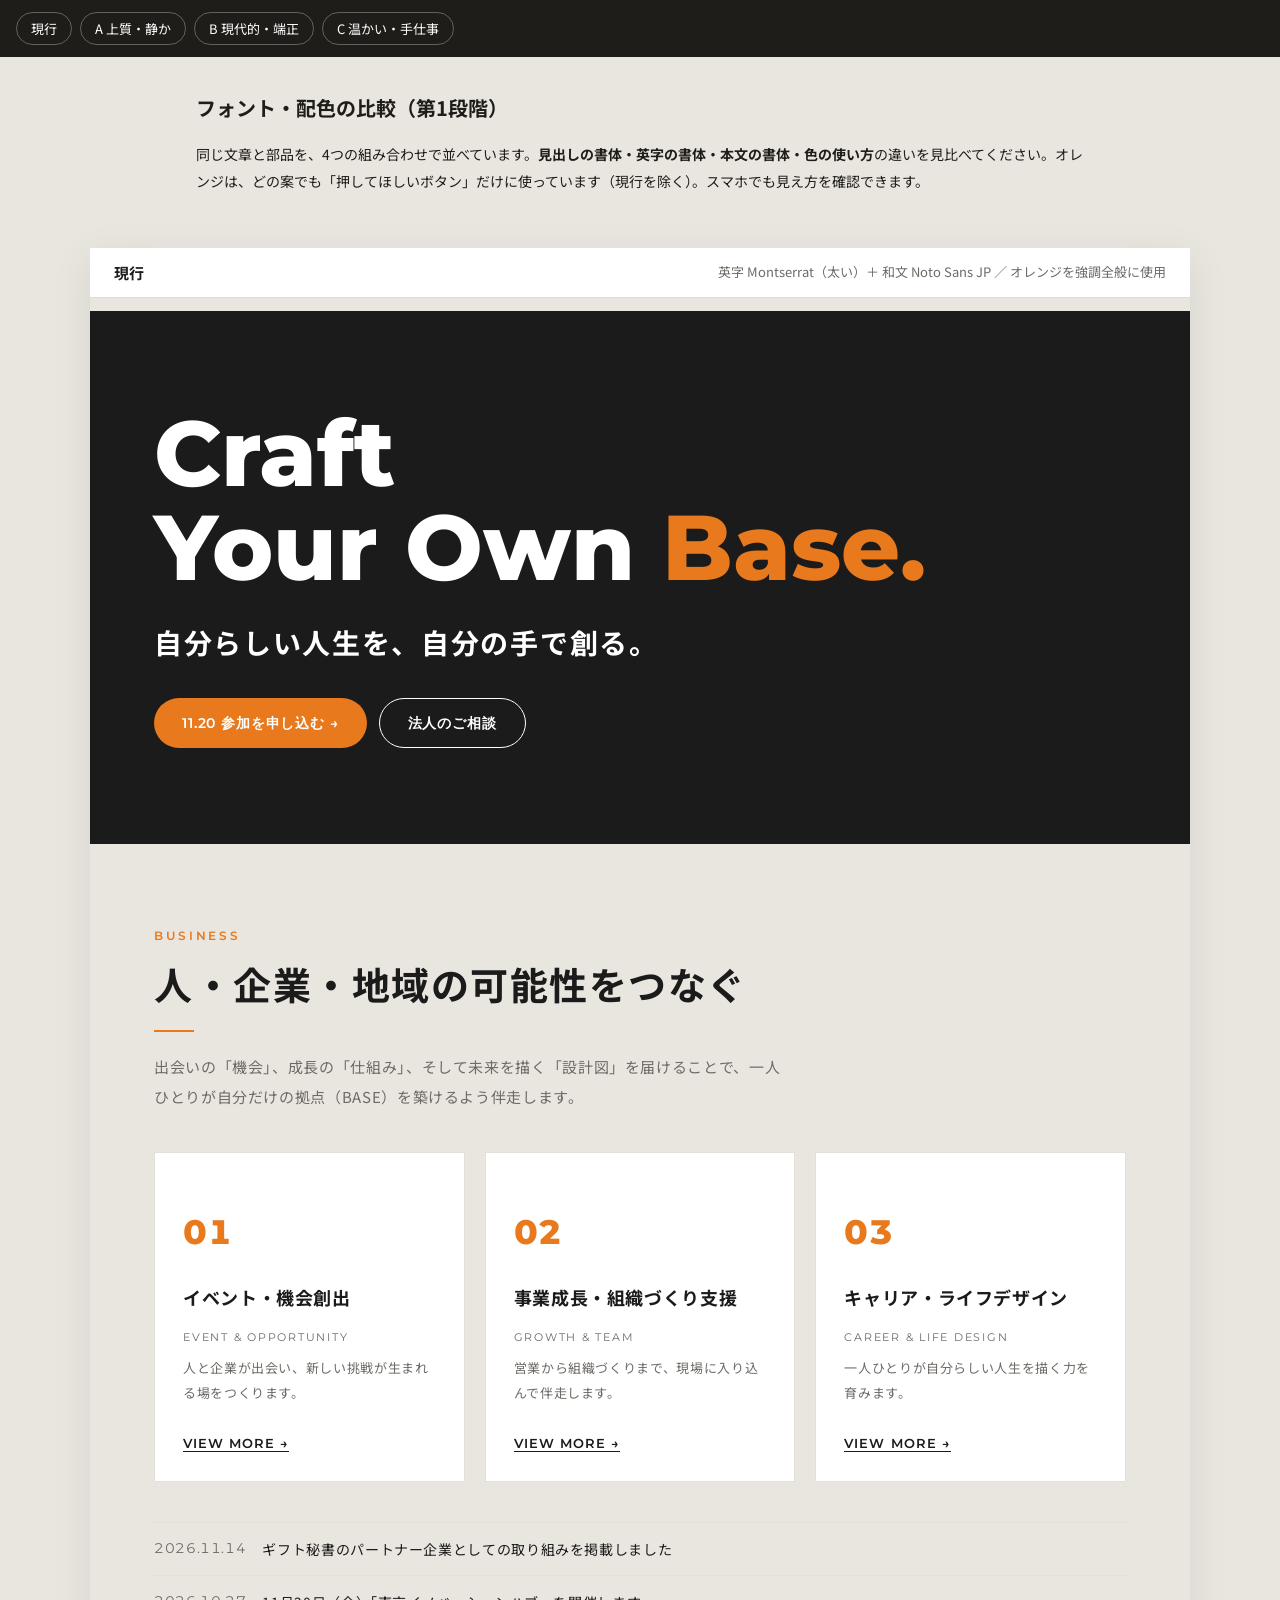
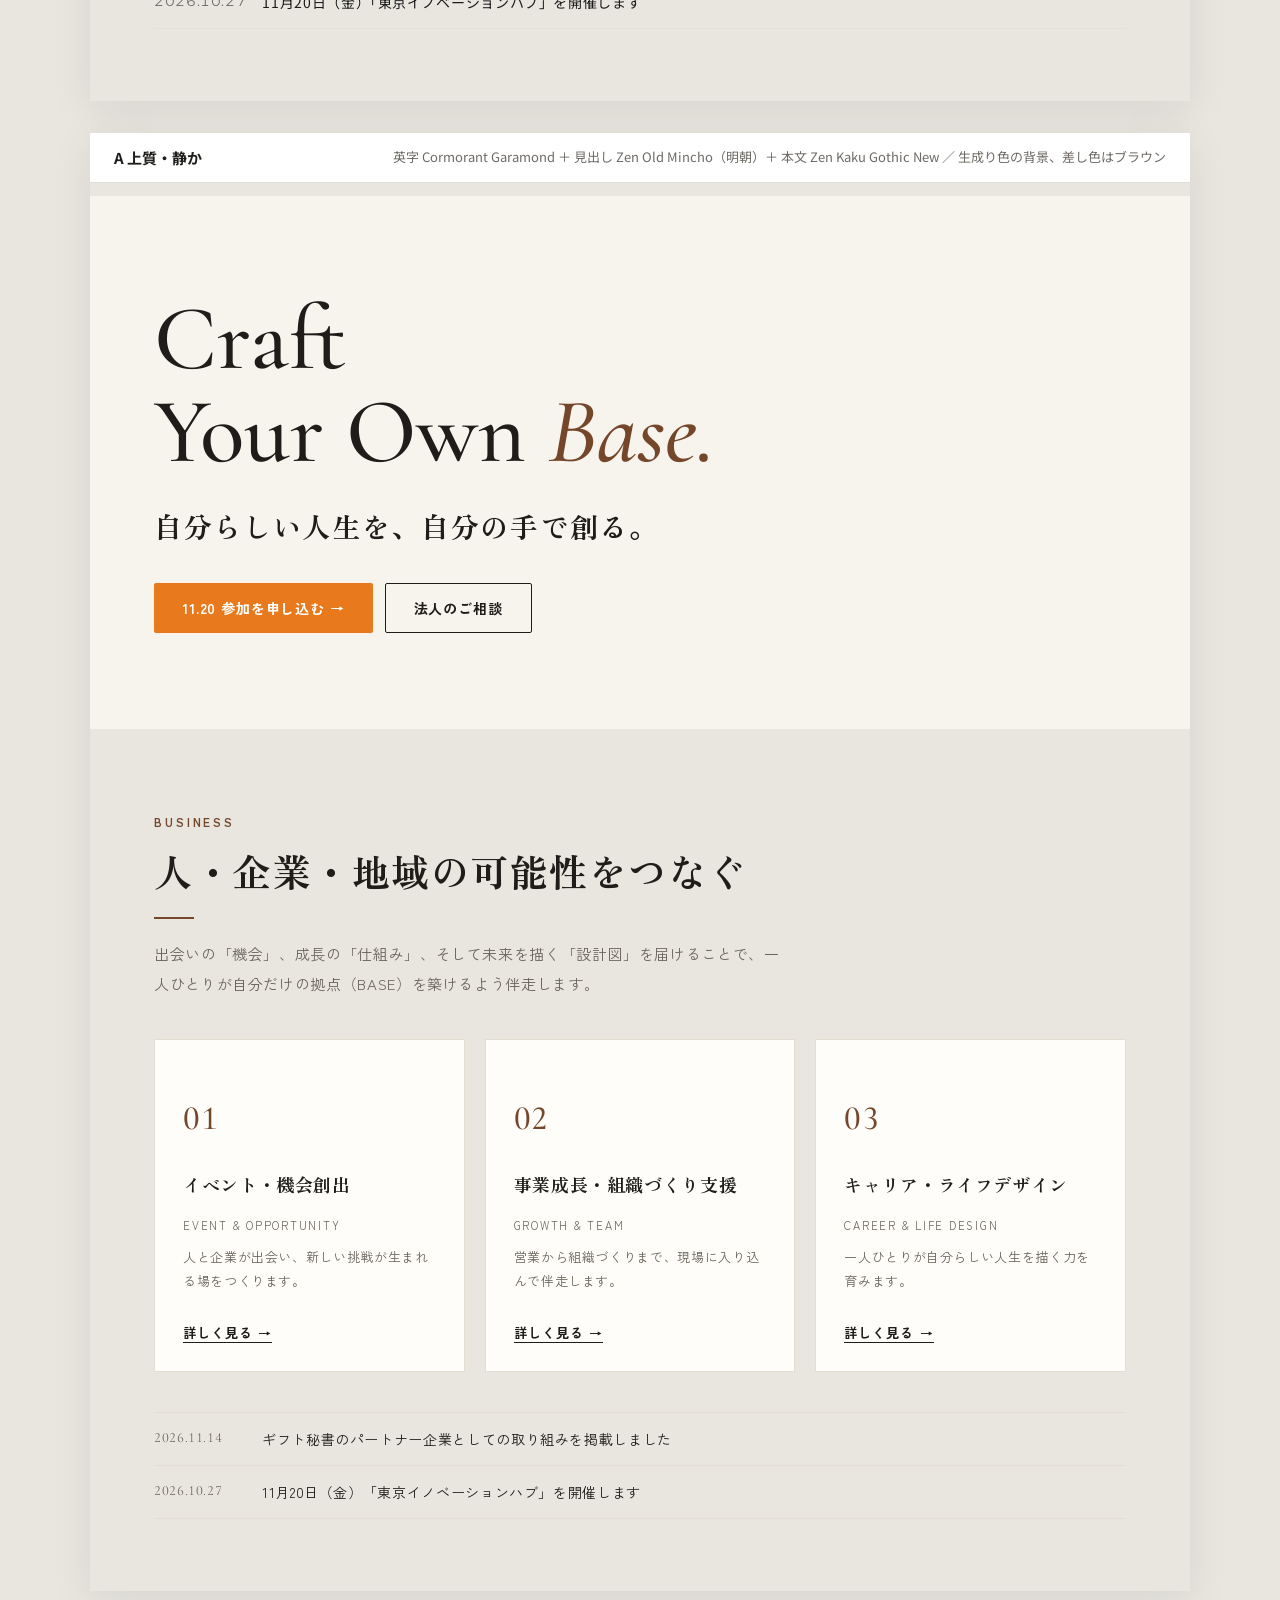
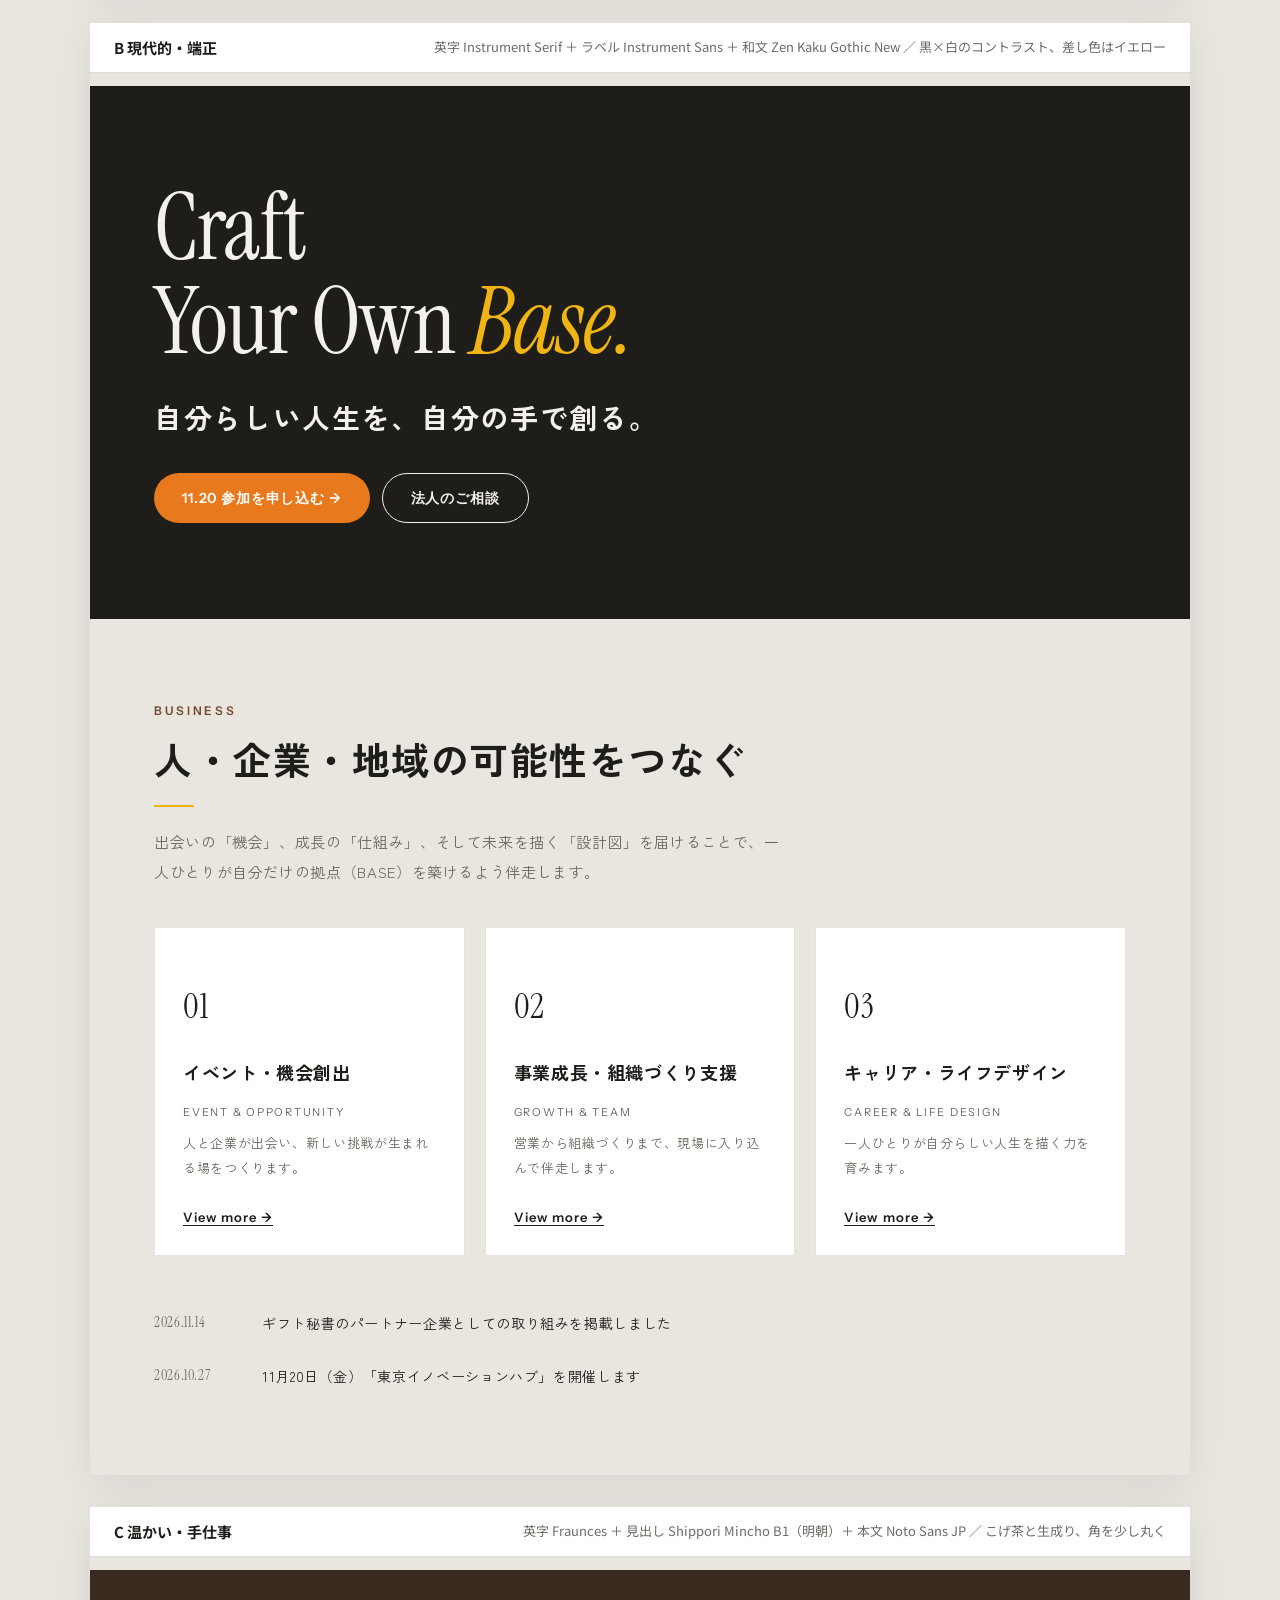
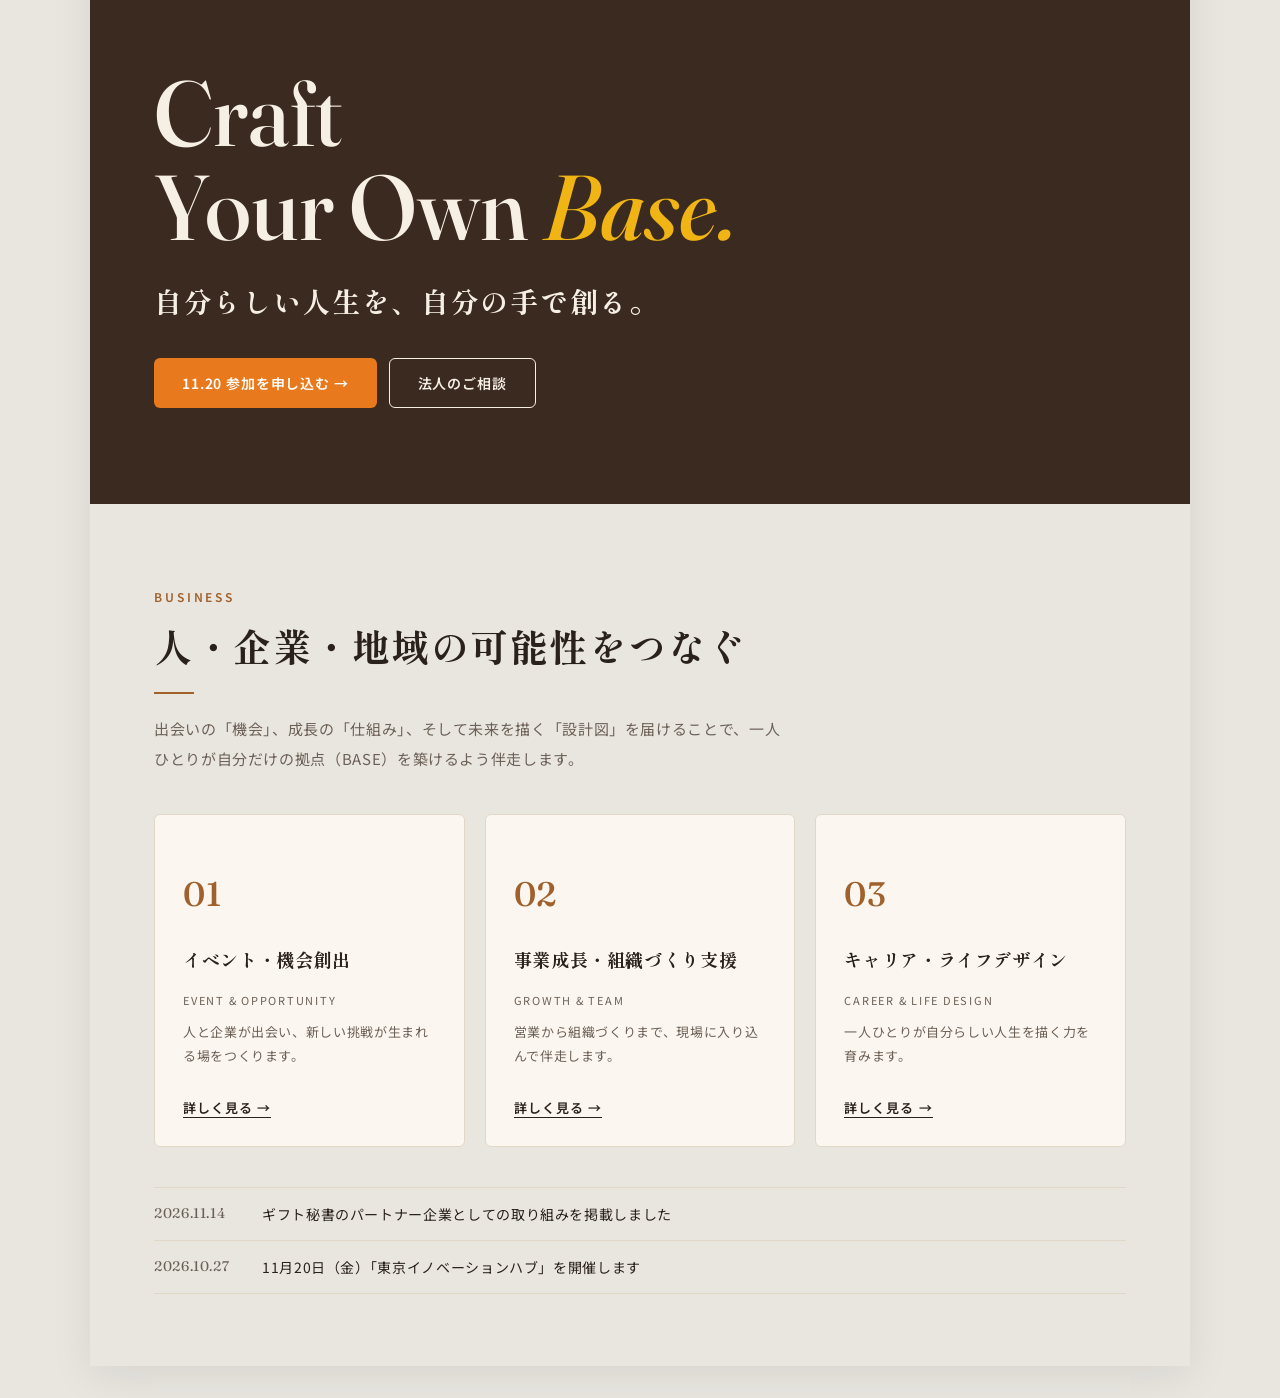
<file: _design/fonts.html>
<!DOCTYPE html>
<html lang="ja">
<head>
  <meta charset="UTF-8">
  <meta name="viewport" content="width=device-width, initial-scale=1">
  <meta name="robots" content="noindex">
  <title>フォント・配色の比較（CRAFT BASE 第1段階）</title>
  <link rel="preconnect" href="https://fonts.googleapis.com">
  <link rel="preconnect" href="https://fonts.gstatic.com" crossorigin>
  <link href="https://fonts.googleapis.com/css2?family=Montserrat:wght@600;800&family=Noto+Sans+JP:wght@400;500;700&family=Zen+Old+Mincho:wght@500;700&family=Zen+Kaku+Gothic+New:wght@400;500;700&family=Cormorant+Garamond:ital,wght@0,500;0,600;1,500&family=Instrument+Serif:ital@0;1&family=Instrument+Sans:wght@500;600&family=Shippori+Mincho+B1:wght@500;700&family=Fraunces:opsz,wght@9..144,500;9..144,600&display=swap" rel="stylesheet">
  <style>
    /* 比較ページ専用。本番のスタイルには影響しない */
    * { box-sizing: border-box; }
    body { margin: 0; background: #e9e6e0; color: #1f1d1a; font-family: "Noto Sans JP", sans-serif; }
    .nav { position: sticky; top: 0; z-index: 10; display: flex; flex-wrap: wrap; gap: 8px; padding: 12px 16px; background: #1f1d1a; }
    .nav a { padding: 6px 14px; font-size: 13px; color: #fff; text-decoration: none; border: 1px solid rgba(255,255,255,.3); border-radius: 999px; }
    .intro { max-width: 920px; margin: 0 auto; padding: 32px 16px 8px; font-size: 14px; line-height: 1.9; }
    .intro h1 { font-size: 20px; margin: 0 0 8px; }
    .opt { max-width: 1100px; margin: 32px auto; background: var(--bg); box-shadow: 0 10px 40px rgba(0,0,0,.08); }
    .opt__label { display: flex; justify-content: space-between; flex-wrap: wrap; gap: 8px; padding: 14px 24px; font-size: 13px; background: #fff; border-bottom: 1px solid #ddd; }
    .opt__label b { font-size: 15px; }
    .opt__label span { color: #6e6b66; }

    /* --- 共通の見本（変数だけ各案で差し替え） --- */
    .s { font-family: var(--f-body); color: var(--ink); letter-spacing: var(--ls-body, .04em); }
    .hero { position: relative; padding: clamp(48px, 8vw, 96px) clamp(16px, 5vw, 64px); background: var(--hero-bg); color: var(--hero-ink); }
    .hero__en { font-family: var(--f-en); font-size: clamp(40px, 8vw, 92px); line-height: 1.02; font-weight: var(--w-en, 500); letter-spacing: var(--ls-en, 0); margin: 0; }
    .hero__en em { font-style: var(--em-style, italic); color: var(--accent); }
    .hero__ja { margin-top: 24px; font-family: var(--f-head); font-size: clamp(18px, 2.6vw, 28px); line-height: 1.7; font-weight: var(--w-head, 700); letter-spacing: .06em; }
    .hero__btns { display: flex; flex-wrap: wrap; gap: 12px; margin-top: 32px; }
    .btn { display: inline-flex; align-items: center; gap: 10px; min-height: 50px; padding: 0 28px; font-family: var(--f-label); font-size: 14px; font-weight: 600; letter-spacing: .06em; border-radius: var(--btn-r, 999px); text-decoration: none; }
    .btn--cta { background: var(--cta); color: #fff; }
    .btn--sub { border: 1px solid currentColor; color: inherit; }
    .body { padding: clamp(40px, 6vw, 72px) clamp(16px, 5vw, 64px); }
    .label { font-family: var(--f-label); font-size: 12px; font-weight: 600; letter-spacing: .24em; color: var(--label); text-transform: uppercase; }
    .h2 { margin: 10px 0 0; font-family: var(--f-head); font-size: clamp(24px, 3.4vw, 38px); line-height: 1.5; font-weight: var(--w-head, 700); letter-spacing: .04em; }
    .rule { width: 40px; height: 2px; margin-top: 18px; background: var(--rule); }
    .p { margin-top: 20px; max-width: 640px; font-size: 15px; line-height: 2; color: var(--ink-soft); }
    .cards { display: grid; grid-template-columns: repeat(3, 1fr); gap: 20px; margin-top: 40px; }
    .card { padding: 28px; background: var(--card); border: 1px solid var(--line); border-radius: var(--card-r, 0); }
    .card__num, .news time { font-variant-numeric: lining-nums tabular-nums; }
    .card__num { font-family: var(--f-en); font-size: 34px; line-height: 1; color: var(--num); font-weight: var(--w-num, 500); }
    .card__t { margin-top: 14px; font-family: var(--f-head); font-size: 18px; line-height: 1.6; font-weight: var(--w-head, 700); }
    .card__en { margin-top: 2px; font-family: var(--f-label); font-size: 11px; letter-spacing: .16em; color: var(--ink-soft); }
    .card__p { margin-top: 12px; font-size: 13px; line-height: 1.9; color: var(--ink-soft); }
    .link { display: inline-block; margin-top: 16px; font-family: var(--f-label); font-size: 13px; font-weight: 600; letter-spacing: .08em; color: var(--ink); border-bottom: 1px solid currentColor; text-decoration: none; }
    .news { margin-top: 40px; border-top: 1px solid var(--line); }
    .news div { display: flex; flex-wrap: wrap; gap: 6px 16px; padding: 16px 0; border-bottom: 1px solid var(--line); font-size: 14px; }
    .news time { font-family: var(--f-en); color: var(--ink-soft); min-width: 92px; }
    @media (max-width: 760px) { .cards { grid-template-columns: 1fr; } }

    /* --- 現行 --- */
    .now { --bg:#fff; --f-en:"Montserrat",sans-serif; --w-en:800; --f-head:"Noto Sans JP",sans-serif; --f-body:"Noto Sans JP",sans-serif; --f-label:"Montserrat",sans-serif;
      --hero-bg:#1b1b1b; --hero-ink:#fff; --accent:#e8791c; --em-style:normal; --ink:#1b1b1b; --ink-soft:#6e6b66; --label:#e8791c; --rule:#e8791c; --cta:#e8791c;
      --card:#fff; --line:#e3e0da; --num:#e8791c; --w-num:800; --card-r:0; }
    /* --- A 上質・静か --- */
    .a { --bg:#f7f4ee; --f-en:"Cormorant Garamond",serif; --w-en:500; --f-head:"Zen Old Mincho",serif; --f-body:"Zen Kaku Gothic New",sans-serif; --f-label:"Zen Kaku Gothic New",sans-serif;
      --hero-bg:#f7f4ee; --hero-ink:#1f1d1a; --accent:#74472a; --ink:#1f1d1a; --ink-soft:#6b655d; --label:#74472a; --rule:#74472a; --cta:#e8791c;
      --card:#fffdf9; --line:#e4ddd1; --num:#74472a; --btn-r:2px; }
    /* --- B 現代的・端正 --- */
    .b { --bg:#fbfaf8; --f-en:"Instrument Serif",serif; --w-en:400; --ls-en:-.01em; --f-head:"Zen Kaku Gothic New",sans-serif; --f-body:"Zen Kaku Gothic New",sans-serif; --f-label:"Instrument Sans",sans-serif;
      --hero-bg:#1f1d1a; --hero-ink:#f4f1ec; --accent:#f0b414; --ink:#1f1d1a; --ink-soft:#6b675f; --label:#74472a; --rule:#f0b414; --cta:#e8791c;
      --card:#fff; --line:#e6e2db; --num:#1f1d1a; --w-num:400; --w-head:700; }
    /* --- C 温かい・手仕事 --- */
    .c { --bg:#f4efe6; --f-en:"Fraunces",serif; --w-en:500; --f-head:"Shippori Mincho B1",serif; --f-body:"Noto Sans JP",sans-serif; --f-label:"Noto Sans JP",sans-serif;
      --hero-bg:#3a2a1f; --hero-ink:#f6efe4; --accent:#f0b414; --em-style:italic; --ink:#2a211a; --ink-soft:#6d6157; --label:#a0612d; --rule:#a0612d; --cta:#e8791c;
      --card:#fbf7f0; --line:#e2d7c6; --num:#a0612d; --card-r:6px; --btn-r:6px; }
  </style>
</head>
<body>
  <nav class="nav"><a href="#now">現行</a><a href="#a">A 上質・静か</a><a href="#b">B 現代的・端正</a><a href="#c">C 温かい・手仕事</a></nav>

  <div class="intro">
    <h1>フォント・配色の比較（第1段階）</h1>
    <p>同じ文章と部品を、4つの組み合わせで並べています。<strong>見出しの書体・英字の書体・本文の書体・色の使い方</strong>の違いを見比べてください。オレンジは、どの案でも「押してほしいボタン」だけに使っています（現行を除く）。スマホでも見え方を確認できます。</p>
  </div>

  <section class="opt" id="now"><p class="opt__label"><b>現行</b><span>英字 Montserrat（太い）＋ 和文 Noto Sans JP ／ オレンジを強調全般に使用</span></p>
    <div class="s now"><div class="hero"><p class="hero__en">Craft<br>Your Own <em>Base.</em></p><p class="hero__ja">自分らしい人生を、自分の手で創る。</p><div class="hero__btns"><a class="btn btn--cta" href="#">11.20 参加を申し込む →</a><a class="btn btn--sub" href="#">法人のご相談</a></div></div>
    <div class="body"><p class="label">Business</p><h2 class="h2">人・企業・地域の可能性をつなぐ</h2><div class="rule"></div><p class="p">出会いの「機会」、成長の「仕組み」、そして未来を描く「設計図」を届けることで、一人ひとりが自分だけの拠点（BASE）を築けるよう伴走します。</p>
      <div class="cards"><div class="card"><p class="card__num">01</p><p class="card__t">イベント・機会創出</p><p class="card__en">EVENT &amp; OPPORTUNITY</p><p class="card__p">人と企業が出会い、新しい挑戦が生まれる場をつくります。</p><a class="link" href="#">VIEW MORE →</a></div><div class="card"><p class="card__num">02</p><p class="card__t">事業成長・組織づくり支援</p><p class="card__en">GROWTH &amp; TEAM</p><p class="card__p">営業から組織づくりまで、現場に入り込んで伴走します。</p><a class="link" href="#">VIEW MORE →</a></div><div class="card"><p class="card__num">03</p><p class="card__t">キャリア・ライフデザイン</p><p class="card__en">CAREER &amp; LIFE DESIGN</p><p class="card__p">一人ひとりが自分らしい人生を描く力を育みます。</p><a class="link" href="#">VIEW MORE →</a></div></div>
      <div class="news"><div><time>2026.11.14</time>ギフト秘書のパートナー企業としての取り組みを掲載しました</div><div><time>2026.10.27</time>11月20日（金）「東京イノベーションハブ」を開催します</div></div></div></div>
  </section>

  <section class="opt" id="a"><p class="opt__label"><b>A 上質・静か</b><span>英字 Cormorant Garamond ＋ 見出し Zen Old Mincho（明朝）＋ 本文 Zen Kaku Gothic New ／ 生成り色の背景、差し色はブラウン</span></p>
    <div class="s a"><div class="hero"><p class="hero__en">Craft<br>Your Own <em>Base.</em></p><p class="hero__ja">自分らしい人生を、自分の手で創る。</p><div class="hero__btns"><a class="btn btn--cta" href="#">11.20 参加を申し込む →</a><a class="btn btn--sub" href="#">法人のご相談</a></div></div>
    <div class="body"><p class="label">Business</p><h2 class="h2">人・企業・地域の可能性をつなぐ</h2><div class="rule"></div><p class="p">出会いの「機会」、成長の「仕組み」、そして未来を描く「設計図」を届けることで、一人ひとりが自分だけの拠点（BASE）を築けるよう伴走します。</p>
      <div class="cards"><div class="card"><p class="card__num">01</p><p class="card__t">イベント・機会創出</p><p class="card__en">EVENT &amp; OPPORTUNITY</p><p class="card__p">人と企業が出会い、新しい挑戦が生まれる場をつくります。</p><a class="link" href="#">詳しく見る →</a></div><div class="card"><p class="card__num">02</p><p class="card__t">事業成長・組織づくり支援</p><p class="card__en">GROWTH &amp; TEAM</p><p class="card__p">営業から組織づくりまで、現場に入り込んで伴走します。</p><a class="link" href="#">詳しく見る →</a></div><div class="card"><p class="card__num">03</p><p class="card__t">キャリア・ライフデザイン</p><p class="card__en">CAREER &amp; LIFE DESIGN</p><p class="card__p">一人ひとりが自分らしい人生を描く力を育みます。</p><a class="link" href="#">詳しく見る →</a></div></div>
      <div class="news"><div><time>2026.11.14</time>ギフト秘書のパートナー企業としての取り組みを掲載しました</div><div><time>2026.10.27</time>11月20日（金）「東京イノベーションハブ」を開催します</div></div></div></div>
  </section>

  <section class="opt" id="b"><p class="opt__label"><b>B 現代的・端正</b><span>英字 Instrument Serif ＋ ラベル Instrument Sans ＋ 和文 Zen Kaku Gothic New ／ 黒×白のコントラスト、差し色はイエロー</span></p>
    <div class="s b"><div class="hero"><p class="hero__en">Craft<br>Your Own <em>Base.</em></p><p class="hero__ja">自分らしい人生を、自分の手で創る。</p><div class="hero__btns"><a class="btn btn--cta" href="#">11.20 参加を申し込む →</a><a class="btn btn--sub" href="#">法人のご相談</a></div></div>
    <div class="body"><p class="label">Business</p><h2 class="h2">人・企業・地域の可能性をつなぐ</h2><div class="rule"></div><p class="p">出会いの「機会」、成長の「仕組み」、そして未来を描く「設計図」を届けることで、一人ひとりが自分だけの拠点（BASE）を築けるよう伴走します。</p>
      <div class="cards"><div class="card"><p class="card__num">01</p><p class="card__t">イベント・機会創出</p><p class="card__en">EVENT &amp; OPPORTUNITY</p><p class="card__p">人と企業が出会い、新しい挑戦が生まれる場をつくります。</p><a class="link" href="#">View more →</a></div><div class="card"><p class="card__num">02</p><p class="card__t">事業成長・組織づくり支援</p><p class="card__en">GROWTH &amp; TEAM</p><p class="card__p">営業から組織づくりまで、現場に入り込んで伴走します。</p><a class="link" href="#">View more →</a></div><div class="card"><p class="card__num">03</p><p class="card__t">キャリア・ライフデザイン</p><p class="card__en">CAREER &amp; LIFE DESIGN</p><p class="card__p">一人ひとりが自分らしい人生を描く力を育みます。</p><a class="link" href="#">View more →</a></div></div>
      <div class="news"><div><time>2026.11.14</time>ギフト秘書のパートナー企業としての取り組みを掲載しました</div><div><time>2026.10.27</time>11月20日（金）「東京イノベーションハブ」を開催します</div></div></div></div>
  </section>

  <section class="opt" id="c"><p class="opt__label"><b>C 温かい・手仕事</b><span>英字 Fraunces ＋ 見出し Shippori Mincho B1（明朝）＋ 本文 Noto Sans JP ／ こげ茶と生成り、角を少し丸く</span></p>
    <div class="s c"><div class="hero"><p class="hero__en">Craft<br>Your Own <em>Base.</em></p><p class="hero__ja">自分らしい人生を、自分の手で創る。</p><div class="hero__btns"><a class="btn btn--cta" href="#">11.20 参加を申し込む →</a><a class="btn btn--sub" href="#">法人のご相談</a></div></div>
    <div class="body"><p class="label">Business</p><h2 class="h2">人・企業・地域の可能性をつなぐ</h2><div class="rule"></div><p class="p">出会いの「機会」、成長の「仕組み」、そして未来を描く「設計図」を届けることで、一人ひとりが自分だけの拠点（BASE）を築けるよう伴走します。</p>
      <div class="cards"><div class="card"><p class="card__num">01</p><p class="card__t">イベント・機会創出</p><p class="card__en">EVENT &amp; OPPORTUNITY</p><p class="card__p">人と企業が出会い、新しい挑戦が生まれる場をつくります。</p><a class="link" href="#">詳しく見る →</a></div><div class="card"><p class="card__num">02</p><p class="card__t">事業成長・組織づくり支援</p><p class="card__en">GROWTH &amp; TEAM</p><p class="card__p">営業から組織づくりまで、現場に入り込んで伴走します。</p><a class="link" href="#">詳しく見る →</a></div><div class="card"><p class="card__num">03</p><p class="card__t">キャリア・ライフデザイン</p><p class="card__en">CAREER &amp; LIFE DESIGN</p><p class="card__p">一人ひとりが自分らしい人生を描く力を育みます。</p><a class="link" href="#">詳しく見る →</a></div></div>
      <div class="news"><div><time>2026.11.14</time>ギフト秘書のパートナー企業としての取り組みを掲載しました</div><div><time>2026.10.27</time>11月20日（金）「東京イノベーションハブ」を開催します</div></div></div></div>
  </section>
</body>
</html>
</file>
<file: assets/css/style.css>
@charset "UTF-8";
/* ==========================================================================
   CRAFT BASE Inc. — Base Stylesheet
   Base: White / Dark Gray   Accent: Brown / Orange / Yellow
   ========================================================================== */

/* ---------- Design Tokens ---------- */
:root {
  --c-white: #ffffff;
  --c-bg: #fbfaf8;
  --c-paper: #f3f1ec;
  --c-line: #e6e2db;
  --c-gray: #6b675f;
  --c-dark: #2a2826;
  --c-ink: #1f1d1a;

  /* accent colors sampled from the company logo */
  --c-brown: #74472a;
  --c-orange: #e8791c; /* 申込・相談などのボタン専用 */
  --c-yellow: #f0b414;
  --c-accent: var(--c-brown);       /* 装飾の文字（ラベル・番号・ホバー） */
  --c-accent-line: var(--c-yellow); /* 装飾の線・点 */

  --font-display: "Instrument Serif", "Zen Kaku Gothic New", "Times New Roman", serif;          /* 大きな英字見出し・数字 */
  --font-en: "Instrument Sans", "Zen Kaku Gothic New", "Helvetica Neue", Arial, sans-serif;       /* 小さな英字ラベル・ボタン */
  --font-ja: "Zen Kaku Gothic New", "Hiragino Kaku Gothic ProN", "Yu Gothic", sans-serif;

  --container: 1200px;
  --gutter: clamp(16px, 4vw, 40px);
  --section-y: clamp(72px, 10vw, 140px);
  --header-h: 72px;
  --radius: 4px;
  --ease: cubic-bezier(.22, .61, .36, 1);
}

/* ---------- Reset ---------- */
*, *::before, *::after { box-sizing: border-box; }
html { scroll-behavior: smooth; scroll-padding-top: var(--header-h); -webkit-text-size-adjust: 100%; }
body {
  margin: 0;
  font-family: var(--font-ja);
  font-size: 15px;
  line-height: 1.9;
  letter-spacing: .04em;
  color: var(--c-dark);
  background: var(--c-bg);
  -webkit-font-smoothing: antialiased;
}
h1, h2, h3, h4, p, ul, ol, dl, dd, figure { margin: 0; }
ul, ol { padding: 0; list-style: none; }
a { color: inherit; text-decoration: none; transition: color .3s var(--ease), opacity .3s var(--ease); }
img { display: block; max-width: 100%; height: auto; }
button, input, select, textarea { font: inherit; color: inherit; }
body.is-locked { overflow: hidden; }

/* ---------- Layout ---------- */
.container { width: 100%; max-width: calc(var(--container) + var(--gutter) * 2); margin: 0 auto; padding: 0 var(--gutter); }
.section { padding: var(--section-y) 0; }
.section--paper { background: var(--c-paper); }
.section--dark { background: var(--c-ink); color: var(--c-white); }
.grid { display: grid; gap: clamp(20px, 3vw, 40px); }
.grid--2 { grid-template-columns: repeat(2, 1fr); }
.grid--3 { grid-template-columns: repeat(3, 1fr); }
.grid--4 { grid-template-columns: repeat(4, 1fr); }
.split { display: grid; grid-template-columns: 1fr 1fr; gap: clamp(32px, 6vw, 96px); align-items: center; }
.split--reverse > :first-child { order: 2; }

/* ---------- Typography ---------- */
.en { font-family: var(--font-en); }
.section-head { margin-bottom: clamp(40px, 6vw, 72px); }
.section-head__en {
  display: block;
  font-family: var(--font-display);
  font-weight: 400;
  font-size: clamp(40px, 6vw, 68px);
  line-height: 1.02;
  letter-spacing: -.005em;
  color: var(--c-ink);
}
.section--dark .section-head__en { color: var(--c-white); }
.section-head__ja {
  display: inline-flex;
  align-items: center;
  gap: 12px;
  margin-top: 12px;
  font-size: 13px;
  font-weight: 500;
  color: var(--c-gray);
}
.section--dark .section-head__ja { color: #b9b5ae; }
.section-head__ja::before { content: ""; width: 24px; height: 2px; background: var(--c-accent-line); }
.section-head--center { text-align: center; }

.lead { font-size: clamp(16px, 1.6vw, 18px); line-height: 2.1; }
.heading-lg { font-size: clamp(22px, 2.8vw, 32px); font-weight: 700; line-height: 1.6; color: var(--c-ink); }
.section--dark .heading-lg { color: var(--c-white); }
.heading-md { font-size: clamp(18px, 2vw, 22px); font-weight: 700; line-height: 1.6; color: var(--c-ink); }
.text-muted { color: var(--c-gray); }
.text-accent { color: var(--c-accent); }
.mt-s { margin-top: 16px; } .mt-m { margin-top: 32px; } .mt-l { margin-top: 56px; }

/* ---------- Buttons ---------- */
.btn {
  display: inline-flex;
  align-items: center;
  justify-content: center;
  gap: 12px;
  min-height: 52px;
  padding: 0 32px;
  font-family: var(--font-en);
  font-size: 13px;
  font-weight: 600;
  letter-spacing: .12em;
  border: 1px solid var(--c-ink);
  border-radius: 999px;
  background: var(--c-ink);
  color: var(--c-white);
  cursor: pointer;
  transition: background .3s var(--ease), color .3s var(--ease), border-color .3s var(--ease);
}
.btn::after { content: "→"; transition: transform .3s var(--ease); }
.btn:hover { background: var(--c-accent); border-color: var(--c-accent); }
.btn:hover::after { transform: translateX(4px); }
.btn--outline { background: transparent; color: var(--c-ink); }
.btn--outline:hover { color: var(--c-white); }
.btn--light { background: var(--c-white); color: var(--c-ink); border-color: var(--c-white); }
.btn--light:hover { color: var(--c-white); }
.btn--ghost { background: transparent; color: var(--c-white); border-color: rgba(255, 255, 255, .5); }
.btn--accent { background: var(--c-orange); border-color: var(--c-orange); color: var(--c-white); }
.btn--accent:hover { background: var(--c-white); border-color: var(--c-white); color: var(--c-ink); }
.link-arrow { display: inline-block; font-family: var(--font-en); font-size: 13px; font-weight: 600; letter-spacing: .1em; border-bottom: 1px solid currentColor; padding-bottom: 2px; }
.link-arrow::after { content: " →"; }
.link-arrow:hover { color: var(--c-accent); }

/* ---------- Dummy Image ---------- */
.ph {
  position: relative;
  display: flex;
  align-items: center;
  justify-content: center;
  aspect-ratio: 4 / 3;
  overflow: hidden;
  background: linear-gradient(135deg, #d9d5ce 0%, #bdb7ad 100%);
  color: rgba(255, 255, 255, .85);
  font-family: var(--font-en);
  font-size: 12px;
  font-weight: 600;
  letter-spacing: .2em;
}
.ph::before { content: attr(data-label); }
.ph > img { position: absolute; inset: 0; width: 100%; height: 100%; object-fit: cover; }
.ph--wide { aspect-ratio: 16 / 9; }
.ph--square { aspect-ratio: 1 / 1; }
.ph--tall { aspect-ratio: 3 / 4; }
.ph--brown { background: linear-gradient(135deg, #a07452 0%, var(--c-brown) 100%); }
.ph--dark { background: linear-gradient(135deg, #4a4a4a 0%, #2a2a2a 100%); }

/* ==========================================================================
   Header
   ========================================================================== */
.header {
  position: fixed;
  inset: 0 0 auto;
  z-index: 100;
  height: var(--header-h);
  border-bottom: 1px solid transparent;
  transition: border-color .3s var(--ease);
}
/* backdrop on a pseudo-element so .gnav (position: fixed) stays relative to the viewport */
.header::before {
  content: "";
  position: absolute;
  inset: 0;
  z-index: -1;
  background: rgba(251, 250, 248, .92);
  backdrop-filter: blur(10px);
  -webkit-backdrop-filter: blur(10px);
}
.header.is-scrolled { border-color: var(--c-line); }
.header__inner { display: flex; align-items: center; justify-content: space-between; height: 100%; }
.logo { display: inline-flex; align-items: center; gap: 10px; font-family: var(--font-en); font-weight: 800; font-size: 18px; letter-spacing: .08em; color: var(--c-ink); }
.logo__mark { display: block; width: 36px; height: auto; }
.logo small { display: block; font-size: 9px; font-weight: 500; letter-spacing: .12em; color: var(--c-gray); line-height: 1; }

.gnav__list { display: flex; align-items: center; gap: clamp(20px, 2.6vw, 40px); }
.gnav__link { position: relative; display: block; font-family: var(--font-en); font-size: 13px; font-weight: 600; letter-spacing: .1em; color: var(--c-ink); }
.gnav__link span { display: block; font-family: var(--font-ja); font-size: 10px; font-weight: 400; color: var(--c-gray); letter-spacing: .06em; line-height: 1.4; }
.gnav__link::after { content: ""; position: absolute; left: 0; bottom: -6px; width: 0; height: 2px; background: var(--c-accent-line); transition: width .3s var(--ease); }
.gnav__link:hover::after, .gnav__link[aria-current="page"]::after { width: 20px; }
.gnav__cta .btn { min-height: 44px; padding: 0 24px; }

.menu-btn { display: none; position: relative; width: 44px; height: 44px; border: 0; background: none; cursor: pointer; }
.menu-btn span { position: absolute; left: 11px; width: 22px; height: 2px; background: var(--c-ink); transition: transform .3s var(--ease), opacity .3s var(--ease); }
.menu-btn span:nth-child(1) { top: 15px; }
.menu-btn span:nth-child(2) { top: 21px; }
.menu-btn span:nth-child(3) { top: 27px; }
.menu-btn[aria-expanded="true"] span:nth-child(1) { transform: translateY(6px) rotate(45deg); }
.menu-btn[aria-expanded="true"] span:nth-child(2) { opacity: 0; }
.menu-btn[aria-expanded="true"] span:nth-child(3) { transform: translateY(-6px) rotate(-45deg); }

/* ==========================================================================
   Hero (TOP)
   ========================================================================== */
.hero {
  position: relative;
  display: flex;
  align-items: center;
  min-height: 100vh;
  min-height: 100svh;
  padding: calc(var(--header-h) + 40px) 0 80px;
  overflow: hidden;
  background: var(--c-ink);
  color: var(--c-white);
}
.hero__bg { position: absolute; inset: 0; aspect-ratio: auto; opacity: .35; }
.hero__inner { position: relative; z-index: 1; }
.hero__label { font-family: var(--font-en); font-size: 12px; font-weight: 600; letter-spacing: .3em; color: var(--c-yellow); }
.hero__title {
  margin-top: 20px;
  font-family: var(--font-display);
  font-weight: 400;
  font-size: clamp(56px, 10.5vw, 144px);
  line-height: .98;
  letter-spacing: -.015em;
}
.hero__title em { font-style: italic; color: var(--c-yellow); }
.hero__copy { margin-top: 32px; max-width: 560px; font-size: clamp(15px, 1.6vw, 18px); line-height: 2.1; color: #d6d2cb; }
.hero__actions { display: flex; flex-wrap: wrap; gap: 16px; margin-top: 40px; }
.hero__scroll {
  position: absolute; left: var(--gutter); bottom: 32px; z-index: 1;
  font-family: var(--font-en); font-size: 10px; letter-spacing: .3em; color: #a9a49c;
  writing-mode: vertical-rl;
}
.hero__scroll::after { content: ""; display: block; width: 1px; height: 48px; margin: 12px auto 0; background: linear-gradient(var(--c-accent-line), transparent); }

/* ---------- Page Hero (sub pages) ---------- */
.page-hero { padding: calc(var(--header-h) + clamp(56px, 8vw, 112px)) 0 clamp(48px, 6vw, 80px); background: var(--c-paper); border-bottom: 1px solid var(--c-line); }
.page-hero__en { font-weight: 400; font-family: var(--font-display); font-size: clamp(40px, 7vw, 88px); line-height: 1; color: var(--c-ink); }
.page-hero__ja { margin-top: 16px; font-size: 14px; color: var(--c-gray); }
.page-hero__lead { margin-top: 32px; max-width: 720px; }
.breadcrumb { display: flex; flex-wrap: wrap; gap: 8px; margin-bottom: 24px; font-size: 12px; color: var(--c-gray); }
.breadcrumb li + li::before { content: "/"; margin-right: 8px; color: var(--c-line); }
.breadcrumb a:hover { color: var(--c-accent); }

/* ==========================================================================
   Components
   ========================================================================== */

/* Mission statement */
.statement { font-size: clamp(24px, 3.6vw, 44px); font-weight: 700; line-height: 1.6; color: var(--c-ink); }
.statement mark { background: linear-gradient(transparent 62%, rgba(242, 193, 78, .55) 62%); color: inherit; }

/* Business cards */
.biz-card { display: flex; flex-direction: column; background: var(--c-white); border: 1px solid var(--c-line); transition: transform .4s var(--ease), box-shadow .4s var(--ease); }
.biz-card:hover { transform: translateY(-4px); box-shadow: 0 16px 40px rgba(0, 0, 0, .08); }
.biz-card__body { flex: 1; padding: clamp(24px, 3vw, 36px); }
.biz-card__num { font-family: var(--font-en); font-size: 12px; font-weight: 700; letter-spacing: .2em; color: var(--c-accent); }
.biz-card__title { margin-top: 8px; }
.biz-card__en { font-family: var(--font-en); font-size: 11px; letter-spacing: .14em; color: var(--c-gray); }
.biz-card__text { margin-top: 16px; font-size: 14px; color: var(--c-gray); }
.biz-card__foot { padding: 0 clamp(24px, 3vw, 36px) clamp(24px, 3vw, 36px); }

/* Stats */
.stats { display: grid; grid-template-columns: repeat(4, 1fr); border-top: 1px solid rgba(255, 255, 255, .15); }
.stat { padding: 40px 24px 0; border-left: 1px solid rgba(255, 255, 255, .15); }
.stat:first-child { border-left: 0; padding-left: 0; }
.stat__num { font-weight: 400; font-family: var(--font-display); font-size: clamp(40px, 5vw, 64px); line-height: 1; color: var(--c-yellow); }
.stat__num small { font-size: .4em; margin-left: 4px; color: var(--c-white); }
.stat__label { margin-top: 12px; font-size: 13px; color: #b9b5ae; }

/* Message */
.message__body { margin-top: 32px; }
.message__body p + p { margin-top: 1.2em; }
.message__sign { margin-top: 32px; text-align: right; }
.message__role { font-size: 12px; color: var(--c-gray); }
.message__name { font-size: 20px; font-weight: 700; letter-spacing: .2em; color: var(--c-ink); }

/* Values (先義後利・挑戦・共に勝つ) */
.value { position: relative; padding: clamp(32px, 4vw, 48px); background: var(--c-white); border-top: 3px solid var(--c-brown); }
.value:nth-child(2) { border-color: var(--c-accent-line); }
.value:nth-child(3) { border-color: var(--c-yellow); }
.value__num { font-weight: 400; font-family: var(--font-display); font-size: 56px; line-height: 1; color: var(--c-paper); position: absolute; top: 20px; right: 24px; }
.value__title { position: relative; font-size: clamp(24px, 2.6vw, 30px); font-weight: 700; color: var(--c-ink); letter-spacing: .12em; }
.value__en { position: relative; margin-top: 4px; font-family: var(--font-en); font-size: 11px; letter-spacing: .2em; color: var(--c-gray); }
.value__text { position: relative; margin-top: 20px; font-size: 14px; }

/* Service detail (business page) */
.service { padding: var(--section-y) 0; border-bottom: 1px solid var(--c-line); }
.service:last-of-type { border-bottom: 0; }
.service__num { font-weight: 400; font-family: var(--font-display); font-size: clamp(56px, 8vw, 96px); line-height: 1; color: var(--c-line); }
.service__title { margin-top: 8px; }
.service__list { margin-top: 32px; border-top: 1px solid var(--c-line); }
.service__list li { position: relative; padding: 14px 0 14px 24px; border-bottom: 1px solid var(--c-line); font-size: 14px; }
.service__list li::before { content: ""; position: absolute; left: 0; top: 50%; width: 8px; height: 8px; background: var(--c-accent-line); transform: translateY(-50%); }
.tags { display: flex; flex-wrap: wrap; gap: 8px; margin-top: 24px; }
.tag { padding: 4px 12px; font-size: 11px; border: 1px solid var(--c-line); border-radius: 999px; color: var(--c-gray); background: var(--c-white); }

/* Business case link (実績カード) */
.biz-case { display: block; margin-top: 28px; padding: 22px 24px; background: var(--c-paper); border-left: 3px solid var(--c-accent-line); transition: background .3s var(--ease); }
.biz-case:hover { background: #efece6; }
.biz-case__label { display: block; font-family: var(--font-en); font-size: 11px; font-weight: 700; letter-spacing: .16em; color: var(--c-accent); }
.biz-case__text { display: block; margin-top: 8px; font-size: 14px; line-height: 1.9; color: var(--c-ink); }
.biz-case .link-arrow { margin-top: 12px; }
.biz-case:hover .link-arrow { color: var(--c-accent); }

/* Business rows（TOPに統合した事業紹介。写真なし） */
.biz-lead { max-width: 760px; margin-top: -16px; }
.biz-rows { margin-top: clamp(40px, 5vw, 64px); border-bottom: 1px solid var(--c-line); }
.biz-row { display: grid; grid-template-columns: minmax(0, 4fr) minmax(0, 8fr); gap: clamp(24px, 5vw, 80px); padding: clamp(40px, 5vw, 64px) 0; border-top: 1px solid var(--c-line); }
.biz-row__num { font-family: var(--font-display); font-weight: 400; font-size: clamp(56px, 7vw, 88px); line-height: .9; color: var(--c-accent); }
.biz-row__head .biz-card__en { margin-top: 18px; }
.biz-row__title { margin-top: 6px; font-size: clamp(21px, 2.4vw, 28px); font-weight: 700; line-height: 1.5; color: var(--c-ink); }
.biz-row__body > p:first-child { font-size: 15px; line-height: 2.05; }
.biz-row__body .service__list { margin-top: 24px; }
.biz-future { margin-top: clamp(56px, 7vw, 96px); }
.biz-future__head { display: flex; align-items: baseline; gap: 14px; flex-wrap: wrap; font-size: clamp(18px, 2vw, 22px); font-weight: 700; color: var(--c-ink); }
.biz-future__lead { margin-top: 10px; margin-bottom: 24px; color: var(--c-gray); }
.biz-future .roadmap__title { color: var(--c-white); }

/* Future expansion roadmap */
.roadmap { display: grid; grid-template-columns: repeat(3, 1fr); gap: 1px; background: rgba(255, 255, 255, .15); border: 1px solid rgba(255, 255, 255, .15); }
.roadmap__item { padding: clamp(28px, 3vw, 40px); background: var(--c-ink); }
.roadmap__status { display: inline-block; padding: 2px 10px; font-family: var(--font-en); font-size: 10px; letter-spacing: .16em; color: var(--c-ink); background: var(--c-yellow); border-radius: 2px; }
.roadmap__title { margin-top: 16px; font-size: 18px; font-weight: 700; }
.roadmap__text { margin-top: 12px; font-size: 13px; color: #b9b5ae; }

/* Company table */
.table-info { width: 100%; border-collapse: collapse; border-top: 1px solid var(--c-ink); }
.table-info th, .table-info td { padding: 24px 0; border-bottom: 1px solid var(--c-line); text-align: left; vertical-align: top; font-size: 14px; }
.table-info th { width: 28%; padding-right: 24px; font-weight: 700; color: var(--c-ink); }

/* Story timeline */
.timeline { position: relative; padding-left: 32px; }
.timeline::before { content: ""; position: absolute; left: 5px; top: 8px; bottom: 8px; width: 1px; background: var(--c-line); }
.timeline__item { position: relative; padding-bottom: 40px; }
.timeline__item:last-child { padding-bottom: 0; }
.timeline__item::before { content: ""; position: absolute; left: -32px; top: 8px; width: 11px; height: 11px; border-radius: 50%; background: var(--c-white); border: 2px solid var(--c-accent); }
.timeline__year { font-family: var(--font-en); font-weight: 700; font-size: 14px; letter-spacing: .1em; color: var(--c-accent); }
.timeline__title { margin-top: 4px; font-size: 17px; font-weight: 700; color: var(--c-ink); }
.timeline__text { margin-top: 8px; font-size: 14px; color: var(--c-gray); }

/* News list */
.filter { display: flex; flex-wrap: wrap; gap: 8px; margin-bottom: 40px; }
.filter__btn { padding: 8px 20px; font-size: 13px; border: 1px solid var(--c-line); border-radius: 999px; background: var(--c-white); cursor: pointer; transition: all .3s var(--ease); }
.filter__btn:hover { border-color: var(--c-ink); }
.filter__btn.is-active { background: var(--c-ink); border-color: var(--c-ink); color: var(--c-white); }

.news-list { border-top: 1px solid var(--c-line); }
.news-item a { display: grid; grid-template-columns: 110px 130px 1fr 24px; align-items: center; gap: 16px; padding: 24px 0; border-bottom: 1px solid var(--c-line); }
.news-item a::after { content: "→"; color: var(--c-gray); transition: transform .3s var(--ease), color .3s var(--ease); }
.news-item a:hover::after { transform: translateX(4px); color: var(--c-accent); }
.news-item a:hover .news-item__title { color: var(--c-accent); }
.news-item[hidden] { display: none; }
.news-item__date { font-family: var(--font-en); font-size: 13px; color: var(--c-gray); }
.news-item__title { font-size: 15px; transition: color .3s var(--ease); }
.cat { display: inline-block; justify-self: start; padding: 2px 10px; font-size: 11px; border-radius: 2px; color: var(--c-white); background: var(--c-dark); white-space: nowrap; }
.cat--event { background: var(--c-accent); }
.cat--report { background: var(--c-brown); }
.cat--press { background: var(--c-dark); }
.cat--project { background: var(--c-yellow); color: var(--c-ink); }
.cat--media { background: var(--c-white); color: var(--c-ink); box-shadow: inset 0 0 0 1px var(--c-ink); }

/* Media coverage */
.media-card { display: grid; grid-template-columns: 200px 1fr; gap: clamp(20px, 3vw, 40px); align-items: center; padding: clamp(24px, 3vw, 40px); background: var(--c-white); border: 1px solid var(--c-line); transition: border-color .3s var(--ease), transform .3s var(--ease); }
.media-card + .media-card { margin-top: 16px; }
.media-card:hover { border-color: var(--c-accent); transform: translateY(-2px); }
.media-card__source { display: grid; place-items: center; aspect-ratio: 1; background: var(--c-ink); color: var(--c-white); text-align: center; padding: 16px; }
.media-card__source strong { font-weight: 400; display: block; font-family: var(--font-display); font-size: 22px; letter-spacing: .06em; }
.media-card__source span { display: block; margin-top: 4px; font-size: 12px; color: var(--c-yellow); }
.media-card__title { margin-top: 12px; font-size: clamp(16px, 1.8vw, 19px); font-weight: 700; line-height: 1.7; color: var(--c-ink); transition: color .3s var(--ease); }
.media-card:hover .media-card__title { color: var(--c-accent); }
.media-card__text { margin-top: 12px; font-size: 13px; color: var(--c-gray); }
.media-card .link-arrow { margin-top: 16px; }
.media-card .link-arrow::after { content: " ↗"; }

/* Full logo */
.logo-full { display: grid; place-items: center; padding: clamp(8px, 2vw, 24px); }
.logo-full img { width: 100%; max-width: 440px; }

/* CEO profile */
.profile { margin-top: 32px; padding: 24px; background: var(--c-paper); border-left: 3px solid var(--c-accent-line); }
.profile__title { font-family: var(--font-en); font-size: 12px; font-weight: 700; letter-spacing: .2em; color: var(--c-accent); }
.profile__list { margin-top: 12px; }
.profile__list li { position: relative; padding-left: 16px; font-size: 13px; line-height: 1.8; }
.profile__list li + li { margin-top: 6px; }
.profile__list li::before { content: ""; position: absolute; left: 0; top: .8em; width: 6px; height: 1px; background: var(--c-brown); }

/* Next event */
.event-feature { display: grid; grid-template-columns: minmax(0, 5fr) minmax(0, 7fr); gap: clamp(32px, 5vw, 72px); align-items: start; }
.event-feature__flyer { display: block; overflow: hidden; border-radius: var(--radius); box-shadow: 0 24px 60px rgba(0, 0, 0, .45); }
.event-feature__flyer img { width: 100%; transition: transform .6s var(--ease); }
.event-feature__flyer:hover img { transform: scale(1.02); }
.event-feature__badge { display: inline-block; padding: 4px 14px; font-size: 12px; font-weight: 700; color: var(--c-ink); background: var(--c-yellow); border-radius: 999px; }
.event-feature__title { margin-top: 16px; font-size: clamp(26px, 3.4vw, 40px); font-weight: 700; line-height: 1.4; }
.event-feature__en { margin-top: 4px; font-family: var(--font-en); font-size: 12px; letter-spacing: .24em; color: var(--c-yellow); }
.event-feature__lead { margin-top: 20px; color: #d6d2cb; }
.event-info { margin-top: 28px; border-top: 1px solid rgba(255, 255, 255, .15); }
.event-info > div { display: grid; grid-template-columns: 96px 1fr; gap: 16px; padding: 14px 0; border-bottom: 1px solid rgba(255, 255, 255, .15); font-size: 14px; }
.event-info dt { font-weight: 700; color: var(--c-yellow); }
.event-info small { font-size: 12px; color: #b9b5ae; }
.event-feature__actions { display: flex; flex-wrap: wrap; gap: 12px; margin-top: 32px; }

/* Event report (flyers) */
.report-card { display: grid; grid-template-columns: minmax(0, 7fr) minmax(0, 5fr); gap: clamp(24px, 4vw, 56px); align-items: center; }
.report-card + .report-card { margin-top: clamp(48px, 6vw, 80px); }
.report-card__media { display: block; overflow: hidden; border-radius: var(--radius); box-shadow: 0 16px 40px rgba(0, 0, 0, .12); }
.report-card__media img { width: 100%; transition: transform .6s var(--ease); }
.report-card__media:hover img { transform: scale(1.02); }
.report-card__title { margin-top: 12px; font-size: clamp(20px, 2.4vw, 26px); font-weight: 700; line-height: 1.5; color: var(--c-ink); }
.report-card__text { margin-top: 12px; font-size: 14px; color: var(--c-gray); }
.report-card__facts { margin-top: 16px; font-size: 13px; }
.report-card__facts li { padding: 6px 0; border-bottom: 1px solid var(--c-line); }
.report-card__facts li span { display: inline-block; min-width: 4.5em; font-weight: 700; color: var(--c-ink); }
.report-card .link-arrow { margin-top: 20px; }

/* CEO photo */
.photo { width: 100%; height: 100%; object-fit: cover; }
.photo-frame { position: relative; aspect-ratio: 4 / 5; overflow: hidden; background: var(--c-paper); }
.photo-frame::after { content: ""; position: absolute; left: 0; bottom: 0; width: 64px; height: 6px; background: linear-gradient(90deg, var(--c-yellow), var(--c-orange), var(--c-brown)); }

/* Project cards */
.project-card { display: block; }
.project-card .ph { transition: transform .6s var(--ease); }
.project-card__media { overflow: hidden; }
.project-card:hover .ph { transform: scale(1.04); }
.project-card__meta { display: flex; align-items: center; gap: 12px; margin-top: 20px; }
.project-card__title { margin-top: 12px; font-size: 17px; font-weight: 700; line-height: 1.6; color: var(--c-ink); transition: color .3s var(--ease); }
.project-card:hover .project-card__title { color: var(--c-accent); }
.project-card__text { margin-top: 8px; font-size: 13px; color: var(--c-gray); }

/* CTA band */
.cta { position: relative; padding: clamp(64px, 9vw, 120px) 0; background: var(--c-ink); color: var(--c-white); overflow: hidden; }
.cta::before { content: ""; position: absolute; right: -10%; top: -40%; width: 60%; aspect-ratio: 1; border-radius: 50%; background: radial-gradient(circle, rgba(224, 122, 46, .35), transparent 65%); }
.cta__inner { position: relative; display: flex; align-items: center; justify-content: space-between; gap: 40px; }
.cta__title { font-weight: 400; font-family: var(--font-display); font-size: clamp(32px, 5vw, 64px); line-height: 1.1; }
.cta__text { margin-top: 16px; color: #b9b5ae; }

/* Contact */
.contact-types { display: grid; grid-template-columns: repeat(3, 1fr); gap: 16px; }
.contact-type { display: block; padding: 28px; border: 1px solid var(--c-line); background: var(--c-white); transition: border-color .3s var(--ease), transform .3s var(--ease); }
.contact-type:hover { border-color: var(--c-accent); transform: translateY(-2px); }
.contact-type__label { font-family: var(--font-en); font-size: 11px; font-weight: 700; letter-spacing: .16em; color: var(--c-accent); }
.contact-type__title { margin-top: 8px; font-size: 16px; font-weight: 700; color: var(--c-ink); }
.contact-type__text { margin-top: 8px; font-size: 13px; color: var(--c-gray); }

.form { max-width: 800px; margin: 0 auto; }
.form__row { display: grid; grid-template-columns: 220px 1fr; gap: 24px; padding: 24px 0; border-bottom: 1px solid var(--c-line); }
.form__row:first-child { border-top: 1px solid var(--c-line); }
.form__label { padding-top: 12px; font-size: 14px; font-weight: 700; color: var(--c-ink); }
.req, .opt { display: inline-block; margin-left: 8px; padding: 0 8px; font-size: 10px; font-weight: 500; border-radius: 2px; vertical-align: 2px; }
.req { background: var(--c-accent); color: var(--c-white); }
.opt { background: var(--c-line); color: var(--c-gray); }
.form input[type="text"], .form input[type="email"], .form input[type="tel"], .form input[type="date"], .form input[type="number"], .form select, .form textarea {
  width: 100%;
  padding: 12px 16px;
  font-size: 16px; /* prevents iOS zoom */
  background: var(--c-white);
  border: 1px solid var(--c-line);
  border-radius: var(--radius);
  transition: border-color .3s var(--ease), background .3s var(--ease);
}
.form input:focus, .form select:focus, .form textarea:focus { outline: none; border-color: var(--c-accent); background: var(--c-white); }
.form textarea { min-height: 200px; resize: vertical; }
.form__radios { display: flex; flex-wrap: wrap; gap: 12px 24px; padding-top: 10px; }
.form__radios label { display: inline-flex; align-items: center; gap: 8px; font-size: 14px; cursor: pointer; }
.form__radios input { accent-color: var(--c-accent); width: 18px; height: 18px; }
.form__conditional[hidden] { display: none; }
.form__privacy { margin-top: 32px; text-align: center; font-size: 14px; }
.form__privacy input { accent-color: var(--c-accent); width: 18px; height: 18px; vertical-align: -3px; margin-right: 8px; }
.form__privacy a { text-decoration: underline; }
.form__submit { margin-top: 32px; text-align: center; }
.form__submit .btn { min-width: 280px; }

/* ==========================================================================
   Policy (privacy.html)
   ========================================================================== */
.policy { max-width: 800px; line-height: 2; }
.policy h2 { margin-top: 48px; padding-bottom: 12px; border-bottom: 1px solid var(--c-line); font-size: clamp(17px, 1.8vw, 20px); font-weight: 700; color: var(--c-ink); }
.policy h2 + p, .policy h2 + ul { margin-top: 16px; }
.policy p + ul, .policy p + p { margin-top: 12px; }
.policy ul { padding-left: 1.4em; list-style: disc; }
.policy a { text-decoration: underline; }
.policy__sign { margin-top: 48px !important; }
.policy__date { color: var(--c-gray); font-size: 14px; }

/* ==========================================================================
   Footer
   ========================================================================== */
.footer { padding: 80px 0 32px; background: var(--c-ink); color: #b9b5ae; font-size: 13px; }
.footer__top { display: grid; grid-template-columns: 1.2fr 2fr; gap: 64px; padding-bottom: 56px; border-bottom: 1px solid rgba(255, 255, 255, .12); }
.footer .logo { color: var(--c-white); }
.footer .logo { gap: 12px; }
.footer .logo__mark { width: 40px; }
.footer__tagline { font-weight: 400; margin-top: 20px; font-family: var(--font-display); font-size: 20px; color: var(--c-white); }
.footer__address { margin-top: 16px; font-style: normal; line-height: 1.8; }
.footer__nav { display: grid; grid-template-columns: repeat(4, 1fr); gap: 32px; }
.footer__nav-title { font-family: var(--font-en); font-size: 12px; font-weight: 700; letter-spacing: .14em; color: var(--c-white); margin-bottom: 16px; }
.footer__nav li + li { margin-top: 8px; }
.footer__nav a:hover { color: var(--c-accent); }
.footer__bottom { display: flex; flex-wrap: wrap; justify-content: space-between; gap: 16px; padding-top: 32px; font-size: 11px; }
.footer__bottom a:hover { color: var(--c-white); }
.sns { display: flex; flex-wrap: wrap; gap: 20px; }
.sns__link { display: inline-flex; align-items: center; gap: 8px; }
.sns__link:hover { color: var(--c-white); }
.sns__link svg, .sns-card svg { width: 20px; height: 20px; flex-shrink: 0; }

/* Instagram cards */
.sns-cards { display: grid; grid-template-columns: 1fr 1fr; gap: 12px; margin-top: 32px; }
.sns-card { display: flex; align-items: center; gap: 12px; padding: 14px 16px; border: 1px solid var(--c-line); border-radius: var(--radius); transition: border-color .3s var(--ease), transform .3s var(--ease); }
.sns-card:hover { border-color: var(--c-accent); transform: translateY(-2px); }
.sns-card__icon { display: grid; place-items: center; width: 40px; height: 40px; border-radius: 10px; color: var(--c-white); background: linear-gradient(135deg, var(--c-yellow), var(--c-orange) 55%, var(--c-brown)); }
.sns-card__label { display: block; font-size: 11px; color: var(--c-gray); line-height: 1.4; }
.sns-card__id { display: block; font-family: var(--font-en); font-size: 13px; font-weight: 600; color: var(--c-ink); line-height: 1.5; word-break: break-all; }

/* ---------- Reveal animation ---------- */
.js .reveal { opacity: 0; transform: translateY(24px); transition: opacity .8s var(--ease), transform .8s var(--ease); }
.js .reveal.is-visible { opacity: 1; transform: none; }
@media (prefers-reduced-motion: reduce) {
  html { scroll-behavior: auto; }
  .js .reveal { opacity: 1; transform: none; transition: none; }
}

/* ==========================================================================
   Responsive
   ========================================================================== */
@media (max-width: 1024px) {
  .grid--4 { grid-template-columns: repeat(2, 1fr); }
  .stats { grid-template-columns: repeat(2, 1fr); }
  .stat:nth-child(3) { border-left: 0; padding-left: 0; }
  .footer__top { grid-template-columns: 1fr; gap: 48px; }
}

@media (max-width: 900px) {
  .biz-row { grid-template-columns: 1fr; gap: 20px; }
  :root { --header-h: 64px; }
  .menu-btn { display: block; z-index: 2; }
  .gnav {
    position: fixed;
    inset: 0;
    display: flex;
    align-items: center;
    padding: var(--header-h) var(--gutter) 40px;
    background: var(--c-white);
    opacity: 0;
    visibility: hidden;
    transition: opacity .35s var(--ease), visibility .35s var(--ease);
  }
  .gnav.is-open { opacity: 1; visibility: visible; }
  .gnav__list { flex-direction: column; align-items: flex-start; gap: 28px; width: 100%; }
  .gnav__link { font-size: 26px; }
  .gnav__link span { font-size: 12px; margin-top: 4px; }
  .gnav__cta { width: 100%; }
  .gnav__cta .btn { width: 100%; min-height: 52px; }

  .grid--3 { grid-template-columns: 1fr; }
  .split { grid-template-columns: 1fr; }
  .split--reverse > :first-child { order: 0; }
  .roadmap { grid-template-columns: 1fr; }
  .photo-frame { aspect-ratio: 4 / 3; }
  .event-feature { grid-template-columns: 1fr; }
  .event-feature__flyer { max-width: 420px; }
  .report-card { grid-template-columns: 1fr; }
  .contact-types { grid-template-columns: 1fr; }
  .cta__inner { flex-direction: column; align-items: flex-start; }
}

@media (max-width: 640px) {
  body { font-size: 14px; }
  .grid--2, .grid--4 { grid-template-columns: 1fr; }
  .stats { grid-template-columns: 1fr 1fr; }
  .stat { padding: 28px 16px 0; }
  .stat__num { font-size: 34px; }
  .hero__actions .btn { width: 100%; }
  .hero__scroll { display: none; }
  .news-item a { grid-template-columns: auto 1fr; grid-template-areas: "date cat" "title title"; gap: 8px 12px; padding: 20px 0; }
  .news-item a::after { display: none; }
  .news-item__date { grid-area: date; }
  .news-item .cat { grid-area: cat; }
  .news-item__title { grid-area: title; }
  .table-info th, .table-info td { display: block; width: 100%; padding: 0; border: 0; }
  .table-info th { padding-top: 20px; }
  .table-info td { padding: 4px 0 20px; border-bottom: 1px solid var(--c-line); }
  .sns-cards { grid-template-columns: 1fr; }
  .event-info > div { grid-template-columns: 80px 1fr; gap: 12px; font-size: 13px; }
  .event-feature__actions .btn { width: 100%; }
  .media-card { grid-template-columns: 1fr; }
  .media-card__source { aspect-ratio: auto; padding: 20px; }
  .form__row { grid-template-columns: 1fr; gap: 8px; }
  .form__label { padding-top: 0; }
  .form__submit .btn { width: 100%; min-width: 0; }
  .footer__nav { grid-template-columns: 1fr 1fr; }
  .footer__bottom { flex-direction: column; }
}
</file>
<file: assets/css/event.css>
@charset "UTF-8";
/* ==========================================================================
   Event landing page + entry form (loaded after style.css)
   ========================================================================== */

/* ---------- Hero ---------- */
.ev-hero {
  position: relative;
  padding: calc(var(--header-h) + clamp(56px, 9vw, 120px)) 0 clamp(56px, 8vw, 104px);
  overflow: hidden;
  background: var(--c-ink);
  color: var(--c-white);
}
.ev-hero__bg { position: absolute; inset: 0; width: 100%; height: 100%; object-fit: cover; opacity: .28; }
.ev-hero::after { content: ""; position: absolute; inset: 0; background: linear-gradient(100deg, rgba(27, 27, 27, .95) 30%, rgba(27, 27, 27, .55)); }
.ev-hero__inner { position: relative; z-index: 1; }
.ev-hero .breadcrumb { color: #b9b5ae; }
.ev-hero .breadcrumb li + li::before { color: rgba(255, 255, 255, .25); }
.ev-hero__badge { display: inline-block; padding: 4px 14px; font-size: 12px; font-weight: 700; color: var(--c-ink); background: var(--c-yellow); border-radius: 999px; }
.ev-hero__kicker { margin-top: 20px; font-size: clamp(15px, 1.8vw, 18px); font-weight: 700; color: var(--c-yellow); letter-spacing: .12em; }
.ev-hero__title { margin-top: 8px; font-size: clamp(26px, 7.4vw, 68px); font-weight: 700; line-height: 1.25; letter-spacing: .02em; }
.ev-hero__en { margin-top: 6px; font-family: var(--font-en); font-size: clamp(12px, 1.4vw, 15px); font-weight: 600; letter-spacing: .32em; color: #d6d2cb; }
.ev-hero__catch { margin-top: 28px; font-size: clamp(18px, 2.4vw, 26px); font-weight: 700; line-height: 1.6; }
.ev-hero__catch em { font-style: normal; color: var(--c-yellow); }
.ev-hero__facts { display: flex; flex-wrap: wrap; gap: 10px 12px; margin-top: 32px; }
.ev-hero__facts li { display: inline-flex; align-items: center; gap: 8px; padding: 8px 16px; font-size: 13px; border: 1px solid rgba(255, 255, 255, .25); border-radius: 999px; background: rgba(255, 255, 255, .06); }
.ev-hero__facts b { font-family: var(--font-en); font-weight: 700; color: var(--c-yellow); }
.ev-hero__actions { display: flex; flex-wrap: wrap; gap: 12px; margin-top: 36px; }

/* ---------- Intro ---------- */
.ev-intro { max-width: 820px; }
.ev-intro p + p { margin-top: 1.2em; }

/* ---------- Features ---------- */
.ev-features { display: grid; grid-template-columns: repeat(3, 1fr); gap: clamp(16px, 2.4vw, 32px); }
.ev-feature { position: relative; padding: clamp(28px, 3vw, 40px); background: var(--c-white); border: 1px solid var(--c-line); border-top: 3px solid var(--c-accent-line); }
.ev-feature:nth-child(2) { border-top-color: var(--c-yellow); }
.ev-feature:nth-child(3) { border-top-color: var(--c-brown); }
.ev-feature__head { display: flex; align-items: center; justify-content: space-between; }
.ev-feature__num { font-weight: 400; font-family: var(--font-display); font-size: 40px; line-height: 1; color: var(--c-line); }
.ev-feature__icon { display: grid; place-items: center; width: 48px; height: 48px; border-radius: 50%; background: var(--c-paper); color: var(--c-accent); }
.ev-feature__icon svg { width: 24px; height: 24px; }
.ev-feature__title { margin-top: 20px; font-size: clamp(17px, 1.8vw, 20px); font-weight: 700; color: var(--c-ink); line-height: 1.6; }
.ev-feature__text { margin-top: 12px; font-size: 14px; color: var(--c-gray); }
.ev-feature__note { display: inline-block; margin-top: 16px; padding: 4px 12px; font-size: 12px; background: var(--c-paper); border-radius: 2px; }

/* ---------- Overview table ---------- */
.ev-info { border-top: 1px solid var(--c-ink); }
.ev-info > div { display: grid; grid-template-columns: 180px 1fr; gap: 24px; padding: 20px 0; border-bottom: 1px solid var(--c-line); }
.ev-info dt { font-weight: 700; color: var(--c-ink); }
.ev-info dd strong { font-size: 1.15em; color: var(--c-ink); }
.ev-info small { display: block; margin-top: 4px; font-size: 12px; color: var(--c-gray); }
.ev-info .ev-tag { display: inline-block; margin-left: 8px; padding: 1px 8px; font-size: 11px; font-weight: 700; color: var(--c-ink); background: var(--c-yellow); border-radius: 2px; vertical-align: 2px; }

/* ---------- Recommend ---------- */
.ev-recommend { display: grid; grid-template-columns: repeat(2, 1fr); gap: 12px 32px; }
.ev-recommend li { position: relative; padding: 14px 0 14px 36px; border-bottom: 1px solid rgba(255, 255, 255, .12); }
.ev-recommend li::before { content: ""; position: absolute; left: 0; top: 16px; width: 20px; height: 20px; border-radius: 4px; background: var(--c-accent); }
.ev-recommend li::after { content: ""; position: absolute; left: 6px; top: 19px; width: 6px; height: 11px; border: solid var(--c-white); border-width: 0 2px 2px 0; transform: rotate(45deg); }
.ev-recommend small { color: #b9b5ae; }
.ev-booth { margin-top: 32px; font-size: 14px; color: #d6d2cb; }
.ev-booth a { color: var(--c-yellow); text-decoration: underline; }

/* ---------- Value ---------- */
.ev-value { text-align: center; }
.ev-value__label { font-size: 13px; color: var(--c-gray); }
.ev-value__quote { margin-top: 16px; font-size: clamp(22px, 3.4vw, 36px); font-weight: 700; line-height: 1.7; color: var(--c-ink); }
.ev-value__quote mark { background: linear-gradient(transparent 62%, rgba(240, 180, 20, .45) 62%); color: inherit; }
.ev-value__text { margin-top: 20px; color: var(--c-gray); }
.ev-value__sign { margin-top: 24px; font-size: clamp(18px, 2.2vw, 22px); font-weight: 700; color: var(--c-accent); }

/* ---------- Organizers ---------- */
.ev-orgs { display: flex; flex-wrap: wrap; justify-content: center; gap: 16px 48px; padding: 28px 24px; border-top: 1px solid var(--c-line); border-bottom: 1px solid var(--c-line); }
.ev-orgs div { display: flex; align-items: baseline; gap: 12px; }
.ev-orgs dt { font-size: 12px; color: var(--c-gray); }
.ev-orgs dd { font-family: var(--font-en); font-size: 17px; font-weight: 700; color: var(--c-ink); }

/* ---------- Entry form ---------- */
.ev-entry__lead { max-width: 800px; margin: 0 auto 40px; text-align: center; }
.ev-entry .form select { width: 100%; padding: 12px 16px; font-size: 16px; background: var(--c-white); border: 1px solid var(--c-line); border-radius: var(--radius); }
.ev-entry .form select:focus { outline: none; border-color: var(--c-accent); }
.ev-types { display: grid; grid-template-columns: 1fr 1fr; gap: 12px; padding-top: 0; }
.ev-type { display: flex; align-items: flex-start; gap: 10px; padding: 14px 16px; background: var(--c-white); border: 1px solid var(--c-line); border-radius: var(--radius); }
.ev-type:has(input:checked) { border-color: var(--c-accent); box-shadow: inset 0 0 0 1px var(--c-accent); }
.ev-type input { margin-top: 3px; }
.ev-type span { font-size: 13px; line-height: 1.6; color: var(--c-gray); }
.ev-type b { display: block; font-size: 15px; color: var(--c-ink); }
.form__row.is-invalid .ev-type { border-color: #c0392b; }
.form__age { display: flex; align-items: center; gap: 10px; }
.form__age input { max-width: 120px; }
.form__age span { font-size: 14px; color: var(--c-ink); }
.form__hint { margin-top: 6px; font-size: 12px; color: var(--c-gray); }
.form__counter { margin-top: 4px; font-size: 12px; color: var(--c-gray); text-align: right; }
.form__other { margin-top: 10px; }
.form__other[hidden] { display: none; }
.form__error { margin-top: 6px; font-size: 12px; color: #c0392b; }
.form__row.is-invalid input, .form__row.is-invalid select, .form__row.is-invalid textarea { border-color: #c0392b; }

.ev-consent { max-width: 800px; margin: 40px auto 0; }
.ev-check { display: flex; align-items: flex-start; gap: 12px; padding: 18px 20px; background: var(--c-white); border: 1px solid var(--c-line); border-radius: var(--radius); cursor: pointer; font-size: 14px; }
.ev-check + .ev-rules, .ev-rules + .ev-check { margin-top: 16px; }
.ev-check input { flex-shrink: 0; width: 20px; height: 20px; margin-top: 2px; accent-color: var(--c-accent); }
.ev-check a { text-decoration: underline; }
.ev-check .req { margin-left: 4px; }
.ev-check.is-invalid { border-color: #c0392b; }
.ev-rules { margin-top: 24px; padding: 24px; background: var(--c-white); border: 1px solid var(--c-line); border-left: 3px solid var(--c-accent-line); border-radius: var(--radius); font-size: 14px; }
.ev-rules__title { font-size: 15px; font-weight: 700; color: var(--c-ink); }
.ev-rules p { margin-top: 12px; }
.ev-rules ul { margin-top: 12px; }
.ev-rules li { position: relative; padding-left: 16px; }
.ev-rules li + li { margin-top: 6px; }
.ev-rules li::before { content: "・"; position: absolute; left: 0; }

.form__status { max-width: 800px; margin: 24px auto 0; padding: 16px 20px; font-size: 14px; border-radius: var(--radius); }
.form__status[hidden] { display: none; }
.form__status.is-error { color: #8a2a1f; background: #fbeceb; border: 1px solid #f0c5c0; }
.form__status.is-preview { color: var(--c-ink); background: #fff8e6; border: 1px solid #f3dca0; }
.form__status pre { margin-top: 12px; padding: 12px; max-height: 320px; overflow: auto; font-size: 12px; line-height: 1.6; background: var(--c-white); border: 1px solid var(--c-line); white-space: pre-wrap; word-break: break-all; }
.btn[disabled] { opacity: .55; cursor: wait; }

.ev-thanks { max-width: 720px; margin: 0 auto; padding: clamp(32px, 5vw, 56px); text-align: center; background: var(--c-white); border: 1px solid var(--c-line); border-top: 3px solid var(--c-accent-line); }
.ev-thanks[hidden] { display: none; }
.ev-thanks__title { font-size: clamp(20px, 2.6vw, 26px); font-weight: 700; color: var(--c-ink); }
.ev-thanks p { margin-top: 16px; font-size: 14px; }
.ev-thanks .btn { margin-top: 28px; }

/* honeypot: hidden from people, visible to naive bots */
.hp-field { position: absolute; left: -9999px; width: 1px; height: 1px; overflow: hidden; }

/* ---------- Sticky entry bar (mobile) ---------- */
.ev-sticky { position: fixed; left: 0; right: 0; bottom: 0; z-index: 90; display: none; padding: 12px 16px calc(12px + env(safe-area-inset-bottom)); background: rgba(27, 27, 27, .94); transform: translateY(110%); transition: transform .3s var(--ease); }
.ev-sticky.is-shown { transform: none; }
.ev-sticky .btn { width: 100%; }

/* ---------- Responsive ---------- */
@media (max-width: 900px) {
  .ev-features { grid-template-columns: 1fr; }
  .ev-recommend { grid-template-columns: 1fr; }
  .ev-sticky { display: block; }
}
@media (max-width: 640px) {
  .ev-info > div { grid-template-columns: 1fr; gap: 4px; padding: 16px 0; }
  .ev-types { grid-template-columns: 1fr; }
  .ev-hero__actions .btn { width: 100%; }
  .ev-orgs { flex-direction: column; align-items: center; gap: 12px; }
  .ev-rules { padding: 20px 16px; }
}
</file>
<file: assets/css/project.css>
@charset "UTF-8";
/* ==========================================================================
   Project page (loaded after style.css)
   ========================================================================== */

/* ---------- Hero ---------- */
.pj-hero {
  position: relative;
  padding: calc(var(--header-h) + clamp(56px, 9vw, 120px)) 0 clamp(56px, 8vw, 104px);
  overflow: hidden;
  background: var(--c-ink);
  color: var(--c-white);
}
.pj-hero__bg { position: absolute; inset: 0; width: 100%; height: 100%; object-fit: cover; opacity: .42; }
.pj-hero::after { content: ""; position: absolute; inset: 0; background: linear-gradient(100deg, rgba(27, 27, 27, .92) 35%, rgba(27, 27, 27, .35)); }
.pj-hero__inner { position: relative; z-index: 1; }
.pj-hero .breadcrumb { color: #b9b5ae; }
.pj-hero .breadcrumb li + li::before { color: rgba(255, 255, 255, .25); }
.pj-hero__badge { display: inline-block; padding: 4px 14px; font-size: 12px; font-weight: 700; color: var(--c-ink); background: var(--c-yellow); border-radius: 999px; }
.pj-hero__kicker { margin-top: 20px; font-family: var(--font-en); font-size: 13px; font-weight: 600; letter-spacing: .24em; color: var(--c-yellow); }
.pj-hero__title { margin-top: 12px; font-size: clamp(24px, 4.4vw, 48px); font-weight: 700; line-height: 1.55; letter-spacing: .04em; }
.pj-hero__title em { font-style: normal; color: var(--c-yellow); }
.pj-hero__lead { margin-top: 20px; font-size: clamp(15px, 1.7vw, 18px); font-weight: 500; color: #e9e5de; }
.pj-hero__tags { display: flex; flex-wrap: wrap; gap: 8px 10px; margin-top: 20px; }
.pj-hero__tags li { padding: 6px 14px; font-size: 13px; font-weight: 700; border: 1px solid rgba(255, 255, 255, .35); border-radius: 999px; background: rgba(255, 255, 255, .06); }
.pj-hero__tags li:first-child, .pj-hero__tags li:nth-child(2) { border-color: var(--c-yellow); color: var(--c-yellow); }

/* ---------- Strengths ---------- */
.pj-strengths { display: grid; grid-template-columns: repeat(3, 1fr); gap: clamp(16px, 2.4vw, 32px); margin-top: clamp(40px, 5vw, 64px); }
.pj-strength { padding: clamp(24px, 3vw, 36px); background: var(--c-paper); border-top: 3px solid var(--c-accent-line); }
.pj-strength:nth-child(2) { border-top-color: var(--c-yellow); }
.pj-strength:nth-child(3) { border-top-color: var(--c-brown); }
.pj-strength__en { font-family: var(--font-en); font-size: 12px; font-weight: 700; letter-spacing: .2em; color: var(--c-accent); }
.pj-strength__title { margin-top: 8px; font-size: clamp(17px, 1.9vw, 20px); font-weight: 700; line-height: 1.6; color: var(--c-ink); }
.pj-strength__text { margin-top: 12px; font-size: 14px; line-height: 1.9; color: var(--c-gray); }

.pj-flow { display: grid; grid-template-columns: repeat(4, 1fr); margin-top: clamp(32px, 4vw, 48px); border: 1px solid var(--c-line); }
.pj-flow li { position: relative; padding: 18px 12px; text-align: center; font-size: 14px; font-weight: 700; color: var(--c-ink); }
.pj-flow li + li { border-left: 1px solid var(--c-line); }
.pj-flow span { display: block; font-family: var(--font-en); font-size: 12px; font-weight: 700; letter-spacing: .12em; color: var(--c-accent); }

/* ---------- Intro ---------- */
.pj-intro { max-width: 860px; }
.pj-intro p + p { margin-top: 1.2em; }
.pj-intro strong { color: var(--c-ink); }

/* ---------- Inside / Outside ---------- */
.pj-sides { display: grid; grid-template-columns: repeat(2, 1fr); gap: clamp(20px, 3vw, 40px); }
.pj-side { display: flex; flex-direction: column; background: var(--c-white); border: 1px solid var(--c-line); }
.pj-side__media { aspect-ratio: 4 / 3; overflow: hidden; }
.pj-side__media img { width: 100%; height: 100%; object-fit: cover; }
.pj-side__body { padding: clamp(24px, 3vw, 36px); border-top: 3px solid var(--c-accent-line); }
.pj-side:nth-child(2) .pj-side__body { border-top-color: var(--c-brown); }
.pj-side__label { font-family: var(--font-en); font-size: 12px; font-weight: 700; letter-spacing: .16em; color: var(--c-accent); }
.pj-side:nth-child(2) .pj-side__label { color: var(--c-brown); }
.pj-side__title { margin-top: 6px; font-size: clamp(18px, 2vw, 22px); font-weight: 700; line-height: 1.6; color: var(--c-ink); }
.pj-side__text { margin-top: 14px; font-size: 14px; line-height: 2; }

.pj-cases { margin-top: 20px; border-top: 1px solid var(--c-line); }
.pj-cases li { padding: 16px 0; border-bottom: 1px solid var(--c-line); }
.pj-cases__title { position: relative; padding-left: 16px; font-size: 14px; font-weight: 700; color: var(--c-ink); }
.pj-cases__title::before { content: ""; position: absolute; left: 0; top: .55em; width: 8px; height: 8px; background: var(--c-brown); }
.pj-cases__text { margin-top: 6px; font-size: 13px; line-height: 1.9; color: var(--c-gray); }

/* ---------- Steps ---------- */
.pj-steps { display: grid; grid-template-columns: repeat(2, 1fr); gap: clamp(20px, 3vw, 40px); counter-reset: none; }
.pj-step { padding: clamp(28px, 3vw, 40px); background: var(--c-white); border: 1px solid var(--c-line); }
.pj-step__num { font-weight: 400; font-family: var(--font-display); font-size: 44px; line-height: 1; color: var(--c-accent); }
.pj-step__title { margin-top: 14px; font-size: clamp(17px, 1.9vw, 20px); font-weight: 700; line-height: 1.6; color: var(--c-ink); }
.pj-step__text { margin-top: 12px; font-size: 14px; line-height: 2; color: var(--c-gray); }

/* ---------- Message ---------- */
.pj-message { display: grid; grid-template-columns: minmax(0, 5fr) minmax(0, 7fr); gap: clamp(32px, 6vw, 88px); align-items: center; }
.pj-message__media { aspect-ratio: 3 / 4; overflow: hidden; }
.pj-message__media img { width: 100%; height: 100%; object-fit: cover; }
.pj-message__quote { font-size: clamp(22px, 3vw, 32px); font-weight: 700; line-height: 1.7; color: var(--c-ink); }
.pj-message__quote mark { background: linear-gradient(transparent 62%, rgba(240, 180, 20, .45) 62%); color: inherit; }
.pj-message__text { margin-top: 24px; line-height: 2.1; }

/* ---------- CTA ---------- */
.pj-cta { text-align: center; }
.pj-cta__q { font-size: clamp(20px, 2.8vw, 30px); font-weight: 700; line-height: 1.7; }
.pj-cta .btn { margin-top: 32px; }
.pj-notes { margin-top: 40px; font-size: 12px; line-height: 1.9; color: #b9b5ae; }

/* ---------- Responsive ---------- */
@media (max-width: 900px) {
  .pj-sides, .pj-steps, .pj-strengths { grid-template-columns: 1fr; }
  .pj-flow { grid-template-columns: repeat(2, 1fr); }
  .pj-flow li:nth-child(3) { border-left: 0; }
  .pj-flow li:nth-child(n+3) { border-top: 1px solid var(--c-line); }
  .pj-message { grid-template-columns: 1fr; }
  .pj-message__media { aspect-ratio: 4 / 3; }
}
@media (max-width: 640px) {
  .pj-cta .btn { width: 100%; padding: 0 16px; gap: 8px; letter-spacing: .02em; }
}
</file>
